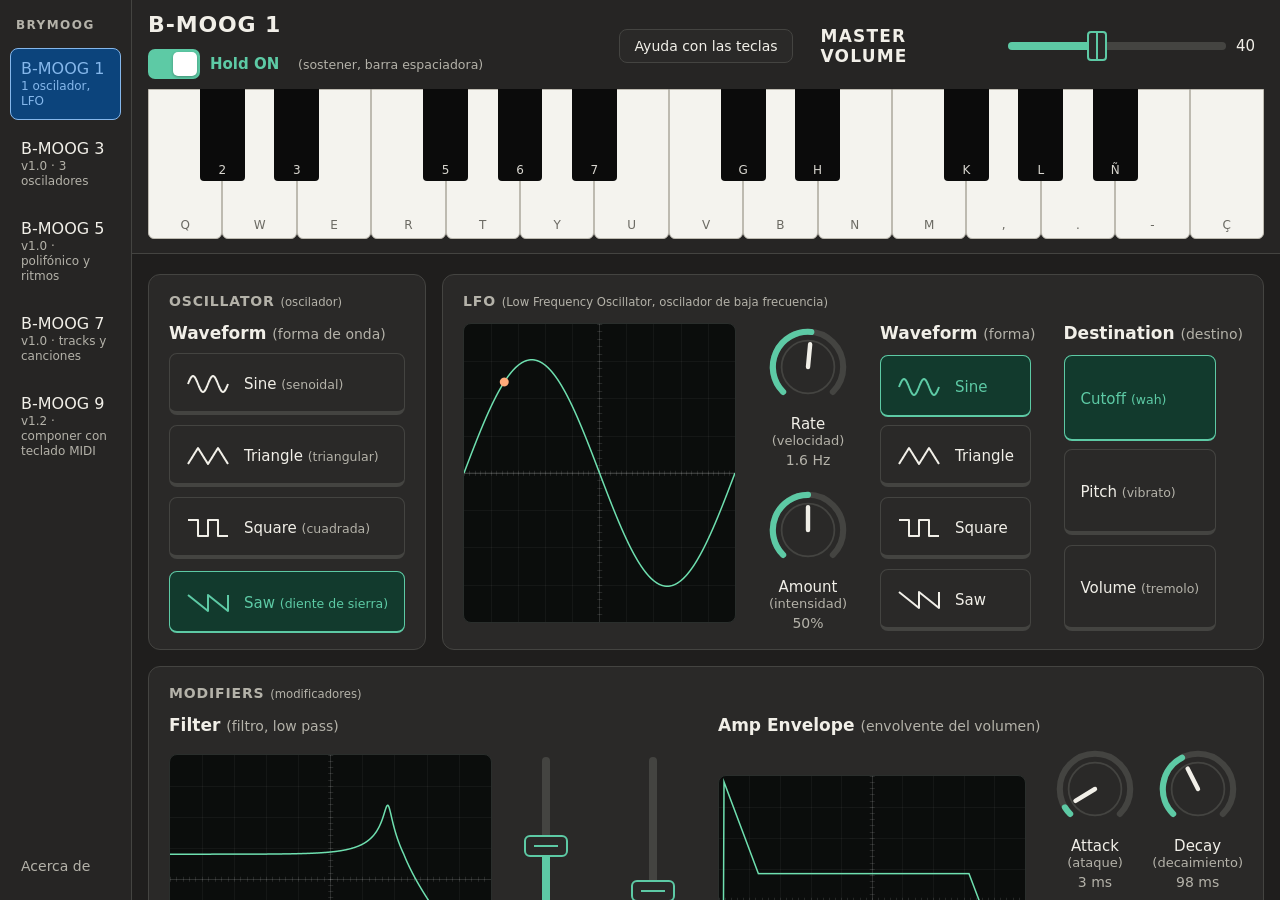
<file: index.html>
<!doctype html>
<html lang="es">
<head>
<meta charset="utf-8">
<meta name="viewport" content="width=device-width,initial-scale=1">
<title>Brymoog</title>
<style>
:root{--bg:#faf9f5;--side:#f1efe8;--tx:#1f1e1d;--mut:#6b6a66;--bd:#d9d7cf;--ac:#185FA5;--acbg:#E6F1FB}
@media (prefers-color-scheme:dark){:root:not([data-theme="light"]){--bg:#1f1e1d;--side:#262524;--tx:#f1efe8;--mut:#b4b2a9;--bd:#444441;--ac:#85B7EB;--acbg:#0C447C;color-scheme:dark}}
:root[data-theme="dark"]{--bg:#1f1e1d;--side:#262524;--tx:#f1efe8;--mut:#b4b2a9;--bd:#444441;--ac:#85B7EB;--acbg:#0C447C;color-scheme:dark}
*{box-sizing:border-box}
html,body{height:100%}
body{margin:0;background:var(--bg);color:var(--tx);font-family:system-ui,-apple-system,sans-serif;display:flex;overflow:hidden}
nav{width:132px;flex:none;background:var(--side);border-right:1px solid var(--bd);padding:14px 10px;display:flex;flex-direction:column;gap:8px;padding-left:max(10px,env(safe-area-inset-left,0px))}
nav .brand{font-size:12px;letter-spacing:.12em;color:var(--mut);font-weight:600;padding:4px 6px 8px}
nav button{font:inherit;text-align:left;padding:10px 10px;border-radius:8px;border:1px solid transparent;background:transparent;color:var(--tx);cursor:pointer;line-height:1.25}
nav button small{display:block;font-size:12px;color:var(--mut)}
nav button.on{background:var(--acbg);border-color:var(--ac);color:var(--ac)}
nav button.on small{color:var(--ac)}
nav button:focus-visible{outline:2px solid var(--ac);outline-offset:2px}
.stage{flex:1;min-width:0;position:relative}
[hidden]{display:none!important}
.about{margin-top:auto;font-size:14px;color:var(--mut)}
.modal{position:fixed;inset:0;z-index:50;background:rgba(0,0,0,.45);display:flex;align-items:center;justify-content:center;padding:16px}
.mbox{background:var(--bg);color:var(--tx);border:1px solid var(--bd);border-radius:12px;padding:22px 24px;max-width:520px;width:100%;line-height:1.55}
.mbox h2{font-size:20px;font-weight:600;letter-spacing:.06em;margin:0 0 10px}
.mbox p{margin:0 0 12px;font-size:15px}
.mbox a{color:var(--ac);font-weight:600}
.mbox button{font:inherit;padding:9px 14px;border-radius:8px;border:1px solid var(--bd);background:transparent;color:var(--tx);cursor:pointer;margin-top:6px}
@media (max-width:640px){.about{margin-top:0;margin-left:auto}}
.stage iframe{position:absolute;inset:0;width:100%;height:100%;border:0;background:var(--bg)}
@media (max-width:640px){body{flex-direction:column}nav{width:auto;flex-direction:row;border-right:0;border-bottom:1px solid var(--bd);padding:8px max(16px,env(safe-area-inset-left,0px));overflow-x:auto}nav .brand{display:none}}
html:root:not(#_){--bg:#1f1e1d;--side:#262524;--tx:#f1efe8;--mut:#b4b2a9;--bd:#444441;--ac:#85B7EB;--acbg:#0C447C;color-scheme:dark}
</style>
</head>
<body>
<nav aria-label="Sintetizadores">
  <div class="brand">BRYMOOG</div>
  <button type="button" data-id="b1" class="on">B-MOOG 1<small>1 oscilador, LFO</small></button>
  <button type="button" data-id="b3">B-MOOG 3<small>v1.0 · 3 osciladores</small></button>
  <button type="button" data-id="b5">B-MOOG 5<small>v1.0 · polifónico y ritmos</small></button>
  <button type="button" data-id="b7">B-MOOG 7<small>v1.0 · tracks y canciones</small></button>
  <button type="button" data-id="b9">B-MOOG 9<small>v1.2 · componer con teclado MIDI</small></button>
  <button type="button" class="about" id="aboutbtn">Acerca de</button>
</nav>
<div class="modal" id="about" hidden><div class="mbox" role="dialog" aria-modal="true" aria-labelledby="abt">
  <h2 id="abt">BRYMOOG</h2>
  <p>Sintetizadores para entender cómo se arma un sonido, una pieza a la vez, siguiendo el panel del Minimoog.</p>
  <p>Para conocer el panel del Minimoog Model D control por control: <a href="https://claude.ai/artifact/9H9R9Y5uCn8RpeyTowJAdB" target="_blank" rel="noopener">Leer un Minimoog</a></p>
  <button type="button" id="aboutx">Cerrar</button>
</div></div>
<div class="stage" id="stage"></div>
<script>
const FILES={b1:"b-moog-1.html",b3:"b-moog-3.html",b5:"b-moog-5.html",b7:"b-moog-7.html",b9:"b-moog-9/index.html?v=1.2.0"},NAMES={b1:"B-MOOG 1",b3:"B-MOOG 3",b5:"B-MOOG 5",b7:"B-MOOG 7",b9:"B-MOOG 9"};
const frames={};let active=null;
async function load(id){const f=document.createElement("iframe");f.title=NAMES[id];f.setAttribute("allow","autoplay; midi");frames[id]=f;document.getElementById("stage").appendChild(f);
 // El B-MOOG 9 es una carpeta con módulos: se carga con src, porque con srcdoc los módulos no cargan.
 if(FILES[id].includes("/")){f.addEventListener("load",()=>{if(active===id)try{f.contentWindow.focus();}catch(e){}});f.src=FILES[id];return;}
 try{const r=await fetch(FILES[id]);f.srcdoc=await r.text();}catch(e){f.srcdoc='<p style="font-family:system-ui;padding:20px">No se pudo cargar '+NAMES[id]+'. Recarga la página.</p>';}
 f.addEventListener("load",()=>{if(active===id)try{f.contentWindow.focus();}catch(e){}});}
function show(id){
 if(active&&frames[active]&&active!==id){try{frames[active].contentWindow.allOff&&frames[active].contentWindow.allOff();}catch(e){}frames[active].hidden=true;}
 if(!frames[id])load(id);
 frames[id].hidden=false;active=id;
 document.querySelectorAll("nav button[data-id]").forEach(b=>b.classList.toggle("on",b.dataset.id===id));
 try{frames[id].contentWindow.focus();}catch(e){}
 try{history.replaceState(null,"","#"+id);}catch(e){}
}
document.querySelectorAll("nav button[data-id]").forEach(b=>b.addEventListener("click",()=>show(b.dataset.id)));
const ab=document.getElementById("about");
const abOpen=v=>{ab.hidden=!v;document.getElementById(v?"aboutx":"aboutbtn").focus();};
document.getElementById("aboutbtn").addEventListener("click",()=>abOpen(true));
document.getElementById("aboutx").addEventListener("click",()=>abOpen(false));
ab.addEventListener("click",e=>{if(e.target===ab)abOpen(false);});
document.addEventListener("keydown",e=>{if(e.key==="Escape"&&!ab.hidden)abOpen(false);});
show(["#b3","#b5","#b7","#b9"].includes(location.hash)?location.hash.slice(1):"b1");
</script>
</body>
</html>
</file>
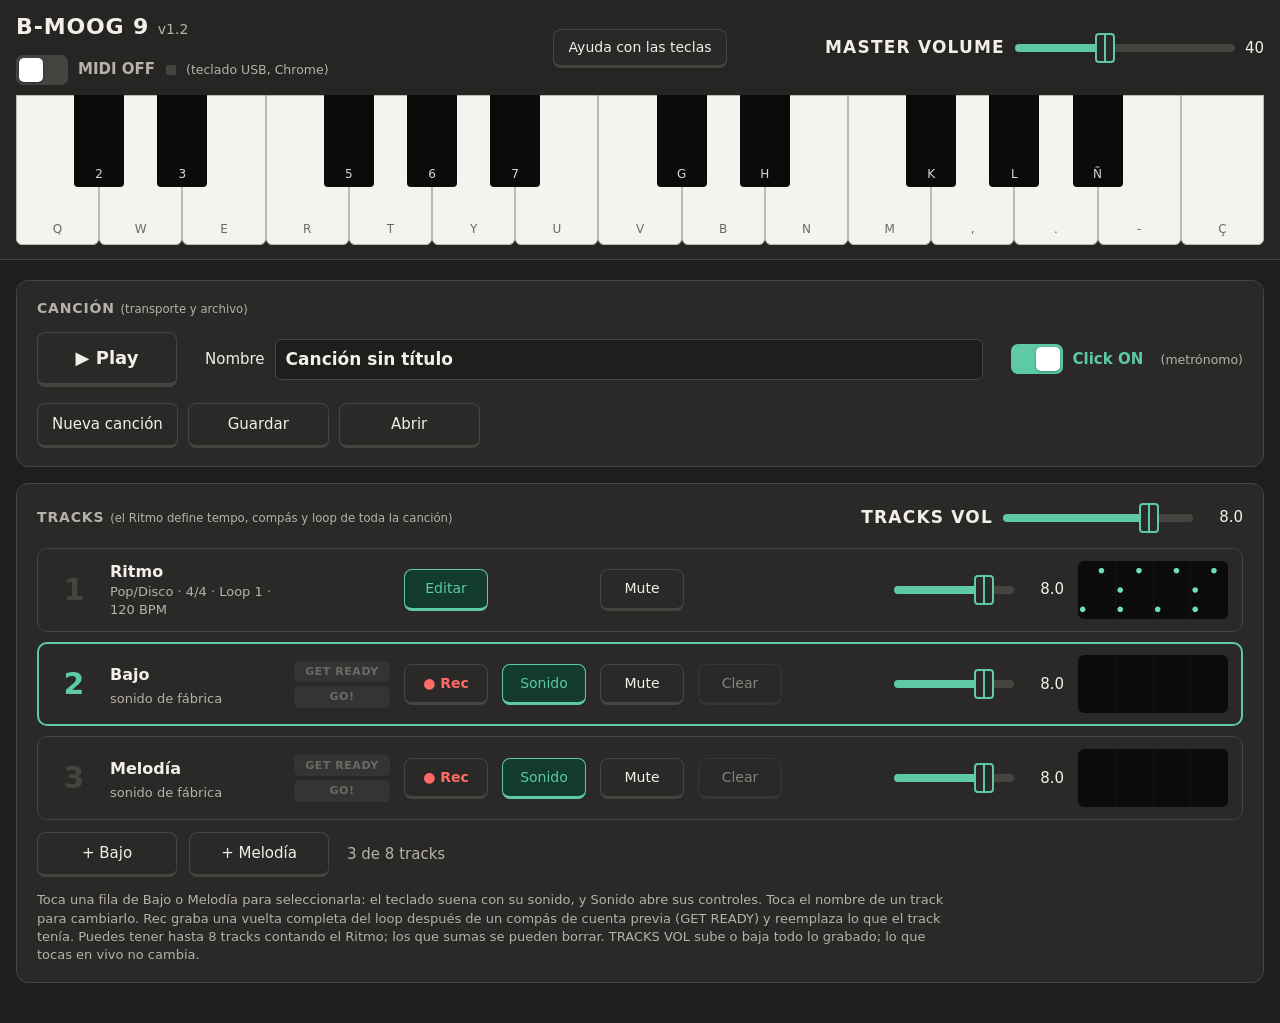
<file: b-moog-9/index.html>
<!doctype html>
<html lang="es">
<head>
<meta charset="utf-8">
<meta name="viewport" content="width=device-width,initial-scale=1">
<title>B-MOOG 9</title>
<script>
  // Cada archivo se pide con la versión de la publicación (?v=...), para que el navegador no mezcle
  // archivos nuevos con archivos viejos de su caché. La versión la pone el hub en la dirección
  // (b-moog-9/index.html?v=1.1.2); abierto sin versión, se piden siempre frescos.
  // Al agregar un módulo nuevo, sumarlo a MODULES.
  (() => {
    const VERSION = new URLSearchParams(location.search).get('v') || String(Date.now());
    const MODULES = [
      'main.js',
      'audio/drums.js', 'audio/engine.js', 'audio/voice.js',
      'input/keyboard.js', 'input/midi.js', 'input/notes.js', 'input/screen-keys.js',
      'io/song-file.js',
      'seq/clock.js', 'seq/player.js', 'seq/recorder.js',
      'state/actions.js', 'state/song.js', 'state/sounds.js', 'state/view.js',
      'ui/controls.js', 'ui/dialogs.js', 'ui/drum-box.js', 'ui/sound-editor.js', 'ui/topbar.js', 'ui/tracks.js',
    ];
    const at = (path) => new URL(path, location.href).href;
    const map = { imports: {} };
    for (const m of MODULES) map.imports[at(m)] = at(`${m}?v=${VERSION}`);
    const importMap = document.createElement('script');
    importMap.type = 'importmap';
    importMap.textContent = JSON.stringify(map);
    document.head.appendChild(importMap);
    const css = document.createElement('link');
    css.rel = 'stylesheet';
    css.href = `style.css?v=${VERSION}`;
    document.head.appendChild(css);
  })();
</script>
<!-- Se importa en vez de usar src, para que main.js también pase por el mapa de versiones. -->
<script type="module">import './main.js';</script>
</head>
<body>

<header class="top">
  <div class="wrap">
    <div class="toprow">
      <div class="tl">
        <h1>B-MOOG 9 <small>v1.2</small></h1>
        <div class="ctl">
          <button type="button" class="tgl" id="midisw" role="switch" aria-checked="false" aria-label="MIDI"><span class="knobdot"></span></button>
          <span class="rlab" id="midilab">MIDI OFF</span>
          <i class="mled" id="mled"></i>
          <small id="midist">(teclado USB, Chrome)</small>
        </div>
      </div>
      <button type="button" class="helpbtn" id="helpbtn">Ayuda con las teclas</button>
      <label class="ctl vctl">
        <span class="mvl">MASTER VOLUME</span>
        <input type="range" id="master" min="0" max="100" step="1" value="40">
        <span class="kv" id="mastero">40</span>
      </label>
    </div>
    <div class="kb" id="kb"></div>
  </div>
</header>

<main class="wrap">

  <div class="pane" id="paneSong">
    <section class="sec">
      <h2>CANCIÓN <small>(transporte y archivo)</small></h2>
      <div class="transport">
        <button type="button" class="playbtn" data-play>&#9654; Play</button>
        <label class="songname">Nombre <input type="text" id="songname" maxlength="80" autocomplete="off"></label>
        <div class="ctl">
          <button type="button" class="tgl on" id="clicksw" role="switch" aria-checked="true" aria-label="Click"><span class="knobdot"></span></button>
          <span class="rlab on" id="clicklab">Click ON</span>
          <small>(metrónomo)</small>
        </div>
        <div class="files">
          <button type="button" id="newsong">Nueva canción</button>
          <button type="button" id="save">Guardar</button>
          <button type="button" id="open">Abrir</button>
        </div>
        <input type="file" id="openfile" accept=".json,application/json" hidden>
      </div>
    </section>

    <section class="sec">
      <div class="sechead">
        <h2>TRACKS <small>(el Ritmo define tempo, compás y loop de toda la canción)</small></h2>
        <label class="ctl">
          <span class="mvl">TRACKS VOL</span>
          <span class="mrange"><input type="range" id="tracksvol" min="0" max="10" step="0.1" value="8"><span class="kv" id="tracksvolo">8.0</span></span>
        </label>
      </div>
      <div class="tracks" id="tracks"></div>
      <div class="addl" id="addl">
        <button type="button" data-add="bass">+ Bajo</button>
        <button type="button" data-add="lead">+ Melodía</button>
        <span class="kv" id="tcount"></span>
      </div>
      <p class="note">Toca una fila de Bajo o Melodía para seleccionarla: el teclado suena con su sonido, y Sonido abre sus controles. Toca el nombre de un track para cambiarlo. Rec graba una vuelta completa del loop después de un compás de cuenta previa (GET READY) y reemplaza lo que el track tenía. Puedes tener hasta 8 tracks contando el Ritmo; los que sumas se pueden borrar. TRACKS VOL sube o baja todo lo grabado; lo que tocas en vivo no cambia.</p>
    </section>
  </div>

  <div class="pane" id="paneRhythm" hidden>
    <div class="panehead">
      <button type="button" class="playbtn" data-play>&#9654; Play</button>
      <button type="button" id="back">&#8592; Volver a la canción</button>
      <div class="panename">Ritmo</div>
    </div>
    <section class="sec">
      <h2>DRUM BOX <small>(caja de ritmos)</small></h2>
      <div class="dtop">
        <div id="tempoKnob"></div>
        <div id="meterSel"></div>
        <div id="loopSel"></div>
        <label class="dmast">
          <span class="mvl">DRUMS VOL</span>
          <span class="mrange"><input type="range" id="drumsvol" min="0" max="10" step="0.1" value="8"><span class="kv" id="drumsvolo">8.0</span></span>
        </label>
      </div>
      <div class="presets" id="presets"></div>
      <div class="dcopy" id="dcopy" hidden>
        <span id="dcopytext"></span>
        <button type="button" id="copybar">Copiar compás 1 a los demás</button>
      </div>
      <div class="dgrid" id="dgrid"></div>
      <div class="dadd" id="dadd"></div>
      <p class="note">Toca un paso para encenderlo o apagarlo. Cada instrumento tiene un renglón por compás del Loop. Abajo puedes sumar instrumentos de percusión, hasta 12 filas, y repetirlos; Kick, Snare y Hi-hat siempre están. El compás (Meter) y el Loop valen para toda la canción: si cambias el compás cuando Bajo o Melodía tienen notas, primero te pregunta. Al bajar el Loop, los compases de más se ocultan pero no se borran.</p>
    </section>
  </div>

  <div class="pane" id="paneSound" hidden>
    <div class="panehead">
      <button type="button" class="playbtn" data-play>&#9654; Play</button>
      <button type="button" id="soundBack">&#8592; Volver a la canción</button>
      <div class="panename">Sonido de <b id="soundName"></b></div>
      <div class="ctl">
        <button type="button" class="tgl" id="holdsw" role="switch" aria-checked="false" aria-label="Hold"><span class="knobdot"></span></button>
        <span class="rlab" id="holdlab">Hold OFF</span>
        <small>(sostener, barra espaciadora)</small>
      </div>
      <span class="sp"></span>
      <button type="button" id="soundCopy">Copiar sonido de…</button>
      <button type="button" id="soundReset">Sonido de fábrica</button>
    </div>

    <section class="sec">
      <div class="ohead"><div class="obig">OSCILLATOR</div><h2>MIXER <small>(mezclador)</small></h2><h2>OSCILLATOR BANK <small>(banco de osciladores)</small></h2></div>
      <div id="oscgrid"></div>
      <p class="note">Range va en pies, como los tubos de órgano: cada paso es una octava y 8' es la afinación del teclado. LO es tan grave que se oye como pulsos. Frequency desafina respecto del oscilador 1: unos pocos cents lo engrosan, 700 cents es una quinta. El Minimoog tiene más formas de onda; aquí van cuatro.</p>
    </section>

    <section class="sec">
      <h2>MODIFIERS <small>(modificadores)</small></h2>
      <div class="mods">
        <div class="mcol">
          <h3>Filter <small>(filtro, low pass)</small></h3>
          <canvas id="fc" class="mviz"></canvas>
          <div class="faders" id="f-filter"></div>
        </div>
        <div class="mcol">
          <h3>Filter Contour <small>(envolvente del filtro)</small></h3>
          <canvas id="fe" class="mviz"></canvas>
          <div class="faders f4" id="f-contour"></div>
          <p class="relnote">Mueve el corte del filtro en cada nota: lo abre durante el ataque y lo deja en el nivel de Sustain. Amount es cuánto lo abre; en 0 no hace nada. Al soltar, el filtro vuelve a su lugar en el tiempo de Release.</p>
        </div>
        <div class="mcol">
          <h3>Loudness Contour <small>(envolvente del volumen)</small></h3>
          <canvas id="ec" class="mviz"></canvas>
          <div class="faders f4" id="f-loudness"></div>
          <p class="relnote">Release no existe como perilla en el Minimoog (allí lo resuelve el interruptor Decay). Aquí sirve para las dos envolventes.</p>
        </div>
      </div>
      <p class="note">Con Hold encendido, deja una nota sonando y mueve los controles: los osciladores, el mixer y el filtro cambian en la nota que suena; las envolventes se oyen desde la nota siguiente. Sliders verticales: arrastra el control o haz clic en cualquier punto de la guía. Selectores giratorios: arrastra hacia arriba o abajo, o usa la rueda del mouse o las flechas. Doble clic vuelve al valor de fábrica.</p>
    </section>

    <section class="sec">
      <h2>SCOPE <small>(visor: la onda y su envolvente en el tiempo)</small></h2>
      <canvas id="scope" class="scope"></canvas>
      <p class="note">Naranja: la envolvente, medida en tiempo real del sonido del sinte (sin la batería). Verde: la forma del oscilador 1, ralentizada para que se pueda ver. Lo nuevo entra por la derecha.</p>
    </section>
  </div>

</main>

<div class="modal" id="help" hidden>
  <div class="mbox" role="dialog" aria-modal="true" aria-labelledby="helpt">
    <h2 id="helpt">Teclas del computador</h2>
    <table>
      <tr><td>Primera octava, blancas</td><td><kbd>Q</kbd><kbd>W</kbd><kbd>E</kbd><kbd>R</kbd><kbd>T</kbd><kbd>Y</kbd><kbd>U</kbd></td></tr>
      <tr><td>Primera octava, negras</td><td><kbd>2</kbd><kbd>3</kbd><kbd>5</kbd><kbd>6</kbd><kbd>7</kbd></td></tr>
      <tr><td>Segunda octava, blancas</td><td><kbd>V</kbd><kbd>B</kbd><kbd>N</kbd><kbd>M</kbd><kbd>,</kbd><kbd>.</kbd><kbd>-</kbd></td></tr>
      <tr><td>Segunda octava, negras</td><td><kbd>G</kbd><kbd>H</kbd><kbd>K</kbd><kbd>L</kbd><kbd>Ñ</kbd></td></tr>
      <tr><td>Último Do</td><td><kbd>Ç</kbd></td></tr>
      <tr><td>Hold (sostener), en la pantalla de Sonido</td><td><kbd>Barra espaciadora</kbd></td></tr>
    </table>
    <p>Hold está en la pantalla de Sonido de cada track. Con Hold encendido, la tecla que tocas queda sonando hasta que la vuelves a tocar: sirve para afinar un sonido. Al volver a la canción se apaga solo. Se pueden tocar acordes de hasta 8 notas.</p>
    <p><b>Teclado MIDI:</b> conecta el teclado por USB, abre esta página en Chrome y enciende MIDI. Con MIDI encendido, el teclado de la pantalla muestra las 61 teclas, tocar más fuerte suena más fuerte y el pedal sostiene. Si el teclado no responde, <a href="../pruebas/midi.html" target="_blank" rel="noopener">prueba la conexión</a>.</p>
    <div class="mbtns"><button type="button" id="helpx">Cerrar</button></div>
  </div>
</div>

<div class="modal" id="dialog" hidden>
  <div class="mbox" role="dialog" aria-modal="true" aria-labelledby="dlgt">
    <h2 id="dlgt"></h2>
    <p class="lead" id="dlgp"></p>
    <div class="mbtns" id="dlgb"></div>
  </div>
</div>

<div class="flash" id="flash" role="status" aria-live="polite" hidden></div>

</body>
</html>
</file>
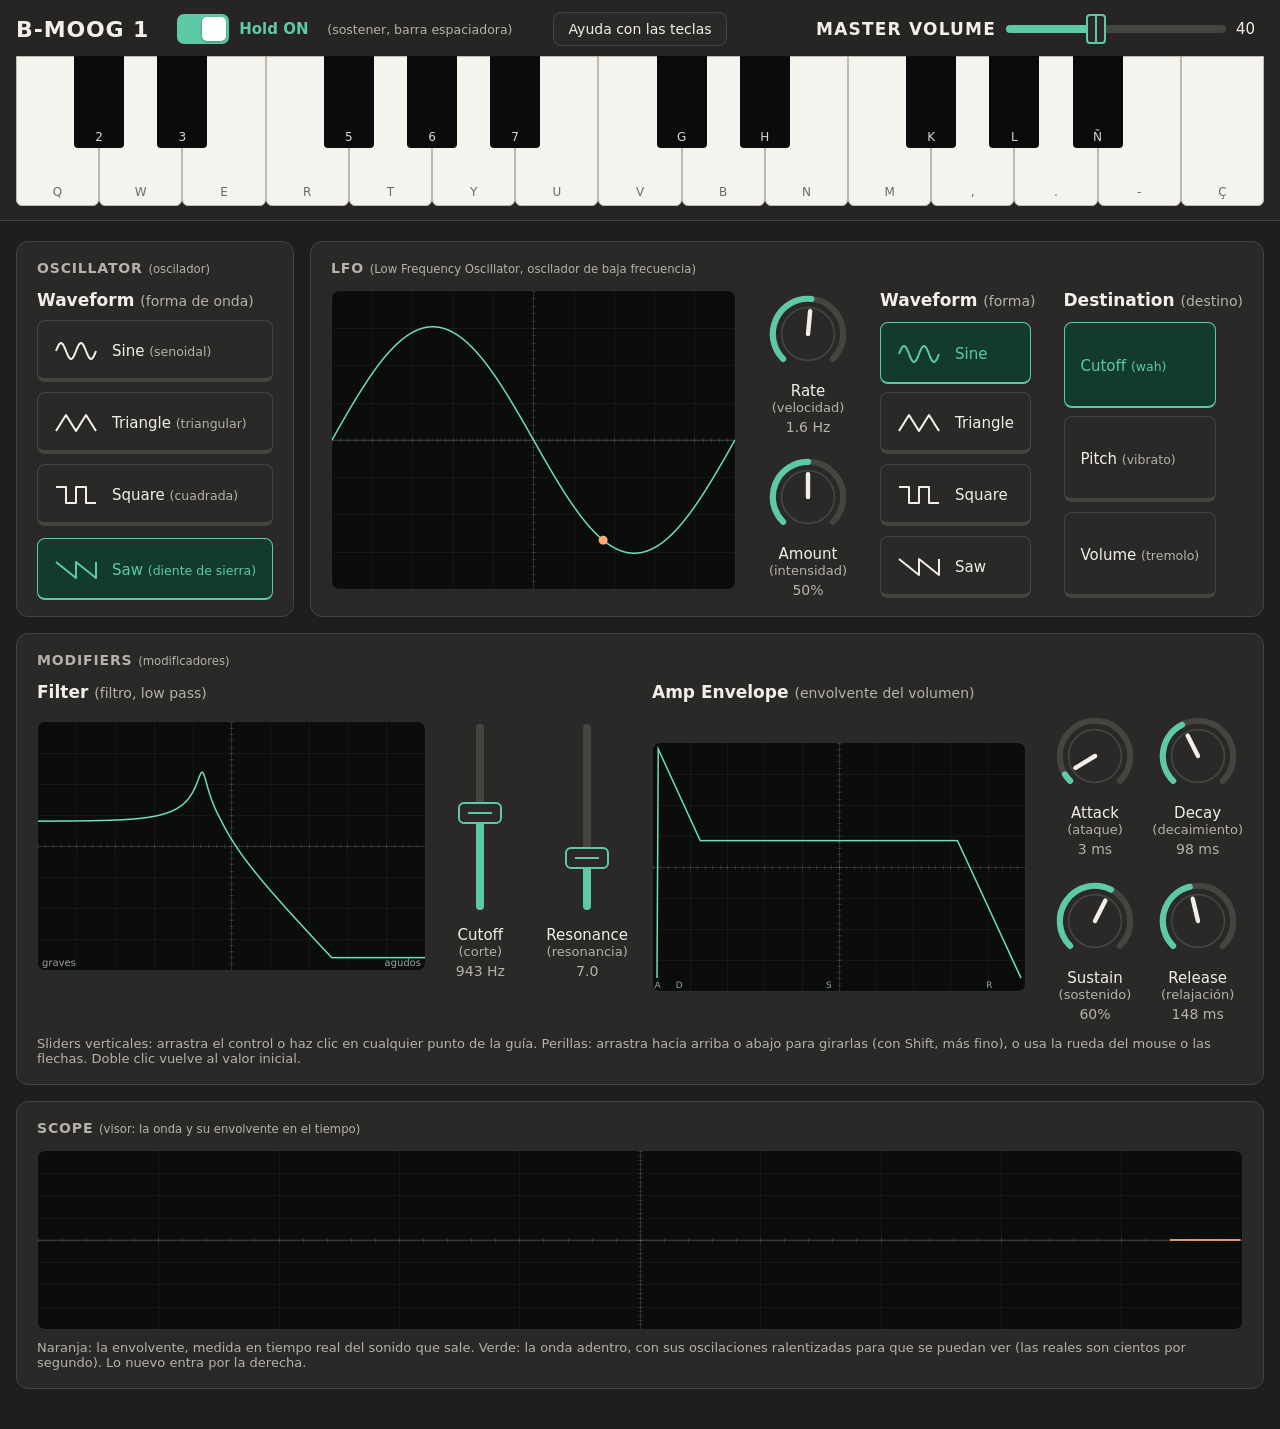
<file: b-moog-1.html>
<!doctype html>
<html lang="es">
<head>
<meta charset="utf-8">
<meta name="viewport" content="width=device-width,initial-scale=1">
<title>B-MOOG 1</title>
<style>
:root{--bg:#faf9f5;--card:#fff;--tx:#1f1e1d;--mut:#6b6a66;--bd:#d9d7cf;--ac:#185FA5;--acbg:#E6F1FB;--blk:#1f1e1d;--f:#993C1D;--e:#0F6E56;--bar:#f1efe8;--on:#0E7A55;--onbg:#DDF3E9}
@media (prefers-color-scheme:dark){:root:not([data-theme="light"]){--bg:#1f1e1d;--card:#2a2928;--tx:#f1efe8;--mut:#b4b2a9;--bd:#444441;--ac:#85B7EB;--acbg:#0C447C;--blk:#0b0b0b;--f:#F0997B;--e:#5DCAA5;--bar:#262524;--on:#5DCAA5;--onbg:#123A2D;color-scheme:dark}}
:root[data-theme="dark"]{--bg:#1f1e1d;--card:#2a2928;--tx:#f1efe8;--mut:#b4b2a9;--bd:#444441;--ac:#85B7EB;--acbg:#0C447C;--blk:#0b0b0b;--f:#F0997B;--e:#5DCAA5;--bar:#262524;--on:#5DCAA5;--onbg:#123A2D;color-scheme:dark}
*{box-sizing:border-box}
body{margin:0;background:var(--bg);color:var(--tx);font-family:system-ui,-apple-system,sans-serif}
.wrap{max-width:1440px;margin:0 auto;padding-left:max(16px,env(safe-area-inset-left,0px));padding-right:max(16px,env(safe-area-inset-right,0px))}
.top{position:sticky;top:env(safe-area-inset-top,0px);z-index:20;background:var(--bar);border-bottom:1px solid var(--bd);padding-block:12px 14px}
.toprow{display:grid;grid-template-columns:1fr auto 1fr;align-items:center;gap:12px 28px;margin-bottom:10px}.toprow .tl{display:flex;flex-wrap:wrap;align-items:center;gap:12px 28px}.toprow .vctl{justify-self:end}@media (max-width:900px){.toprow{grid-template-columns:1fr auto}.toprow .vctl{grid-column:1/-1;justify-self:start}}
h1{font-size:22px;font-weight:600;letter-spacing:.04em;margin:0}
.ctl{display:flex;align-items:center;gap:10px;font-size:15px}
.ctl small{color:var(--mut)}
.ctl input[type=range]{width:220px}
main{padding-block:20px 40px;display:flex;flex-direction:column;gap:16px}
.lead{color:var(--mut);margin:0;font-size:15px;max-width:90ch}
.row2{display:grid;gap:16px;grid-template-columns:minmax(0,1fr) minmax(0,2fr)}
.mods{display:grid;gap:24px;grid-template-columns:minmax(0,1fr) minmax(0,1fr)}
@media (max-width:900px){.row2,.mods{grid-template-columns:minmax(0,1fr)}}
.sec{background:var(--card);border:1px solid var(--bd);border-radius:12px;padding:18px 20px}
.sec>h2{font-size:14px;font-weight:600;letter-spacing:.06em;margin:0 0 14px;color:var(--mut)}
.sec>h2 small{font-weight:400;letter-spacing:0}
h3{font-size:17px;font-weight:600;margin:0 0 10px}
h3 small{font-weight:400;color:var(--mut);font-size:14px}
.lfo{display:grid;gap:20px;grid-template-columns:minmax(0,1fr) minmax(0,1.2fr)}
@media (max-width:700px){.lfo{grid-template-columns:minmax(0,1fr)}}
.wv{display:grid;grid-template-columns:repeat(2,minmax(0,1fr));gap:8px}
.chips{display:flex;flex-wrap:wrap;gap:8px;margin:8px 0}
button{font:inherit;font-size:15px;padding:10px 14px;border-radius:8px;border:1px solid var(--bd);background:var(--card);color:var(--tx);cursor:pointer;text-align:left}
button.on{border-color:var(--ac);background:var(--acbg);color:var(--ac)}
button small{color:var(--mut)}button.on small{color:var(--ac)}
button:focus-visible,input:focus-visible{outline:2px solid var(--ac);outline-offset:2px}
canvas{width:100%;height:140px;display:block;border:1px solid var(--bd);border-radius:8px;margin-bottom:10px}
.k{display:grid;grid-template-columns:130px minmax(0,1fr) 72px;align-items:center;gap:14px;margin-top:12px;font-size:15px}
.k label{line-height:1.25}.k label small{color:var(--mut);font-size:13px}
.k span{text-align:right;font-variant-numeric:tabular-nums}
input[type=range]{-webkit-appearance:none;appearance:none;width:100%;height:28px;background:transparent;cursor:pointer;margin:0}
input[type=range]::-webkit-slider-runnable-track{height:8px;border-radius:4px;background:var(--bd)}
input[type=range]::-moz-range-track{height:8px;border-radius:4px;background:var(--bd)}
input[type=range]::-webkit-slider-thumb{-webkit-appearance:none;width:26px;height:26px;border-radius:50%;background:var(--ac);border:3px solid var(--card);margin-top:-9px}
input[type=range]::-moz-range-thumb{width:20px;height:20px;border-radius:50%;background:var(--ac);border:3px solid var(--card)}
.kb{position:relative;height:150px;user-select:none;-webkit-user-select:none;touch-action:none}
.w{position:absolute;top:0;height:150px;border:1px solid var(--bd);background:var(--card);border-radius:0 0 6px 6px;display:flex;align-items:flex-end;justify-content:center;font-size:12px;color:var(--mut);padding-bottom:6px}
.b{position:absolute;top:0;height:92px;background:var(--blk);border-radius:0 0 4px 4px;z-index:2;display:flex;align-items:flex-end;justify-content:center;font-size:12px;color:#ddd;padding-bottom:4px}
.w.act{background:var(--acbg)}.b.act{background:var(--ac)}
.note{font-size:13px;color:var(--mut)}
.row2{grid-template-columns:minmax(0,1fr) minmax(0,2.4fr)}
.lfo{grid-template-columns:minmax(0,1fr) 220px;gap:28px}
.wlist{display:flex;flex-direction:column;gap:8px}
.wlist button{display:flex;align-items:center;gap:14px}
.wi{width:44px;height:22px;flex:none;fill:none;stroke:currentColor;stroke-width:2;stroke-linejoin:round}
.dest{margin-top:18px}
.modbody{display:grid;grid-template-columns:240px minmax(0,1fr);gap:24px;align-items:center}
canvas.sq{width:240px;height:240px;margin:0}
@media (max-width:600px){.modbody{grid-template-columns:minmax(0,1fr)}canvas.sq{width:100%;height:auto;aspect-ratio:1}}
.knobs{display:grid;grid-template-columns:repeat(2,minmax(0,1fr));gap:20px 12px;justify-items:center}
.kn{display:flex;flex-direction:column;align-items:center;gap:4px;text-align:center;position:relative}
.kin{position:absolute;opacity:0;pointer-events:none;width:1px;height:1px}
.knob{width:88px;height:88px;cursor:ns-resize;touch-action:none;border-radius:50%}
.knob svg{width:100%;height:100%;display:block}
.ktrack{fill:none;stroke:var(--bd);stroke-width:7;stroke-linecap:round}
.karc{fill:none;stroke:var(--ac);stroke-width:7;stroke-linecap:round}
.kbody{fill:var(--card);stroke:var(--bd);stroke-width:2}
.kptr{stroke:var(--tx);stroke-width:5;stroke-linecap:round}
.knob:focus-visible{outline:2px solid var(--ac);outline-offset:2px}
.kl{font-size:15px}.kl small{display:block;font-size:13px;color:var(--mut)}
.kv{font-size:14px;font-variant-numeric:tabular-nums;color:var(--mut)}
.lfo3{display:grid;grid-template-columns:240px minmax(0,1fr) minmax(0,1fr);gap:24px;align-items:start}
@media (max-width:900px){.lfo3{grid-template-columns:minmax(0,1fr)}}
.lcol .knobs{margin-top:14px;display:flex;gap:44px;justify-content:flex-start;padding-left:8px}
.faders{display:flex;justify-content:center;gap:36px}
.fader{width:60px;height:210px;padding:12px 0;display:flex;justify-content:center;cursor:ns-resize;touch-action:none;border-radius:8px}
.fader:focus-visible{outline:2px solid var(--ac);outline-offset:2px}
.ftrack{position:relative;width:8px;height:100%;background:var(--bd);border-radius:4px}
.ffill{position:absolute;left:0;right:0;bottom:0;background:var(--ac);border-radius:4px}
.fthumb{position:absolute;left:50%;width:44px;height:22px;border-radius:6px;background:var(--card);border:2px solid var(--ac);transform:translate(-50%,50%)}
.fthumb::after{content:"";position:absolute;left:8px;right:8px;top:50%;height:2px;background:var(--ac);transform:translateY(-50%)}
.row2{grid-template-columns:auto minmax(0,1fr)}
.lfo3{grid-template-columns:minmax(0,1fr) auto auto auto;gap:28px}
.lknobs{display:flex;flex-direction:column;gap:18px;align-items:center}
canvas.lviz{height:300px;margin:0}
.wlist{align-items:flex-start}
.wlist button{width:auto;background:var(--card);border:1px solid var(--bd);border-bottom:4px solid var(--bd);border-radius:8px;padding:9px 16px 7px;transition:transform .06s,border-bottom-width .06s}
.wlist button:hover{background:var(--bar)}
.wlist button:active{transform:translateY(2px)}
.wlist button.on{background:var(--acbg);border-color:var(--ac);border-bottom-width:2px;transform:translateY(2px);color:var(--ac)}
@media (prefers-reduced-motion:reduce){.wlist button{transition:none}}
@media (max-width:900px){.row2{grid-template-columns:minmax(0,1fr)}}
.row2>.sec{display:flex;flex-direction:column}
.lfo3{flex:1;align-items:stretch}
.lfo3>div{display:flex;flex-direction:column}
.wlist{display:grid;grid-auto-rows:1fr;gap:10px;width:max-content;max-width:100%;flex:1;align-items:stretch;justify-items:stretch}
.wlist button{width:100%;align-items:center}
.lknobs{justify-content:center}
.modbody{grid-template-columns:minmax(0,1fr) auto}
canvas.sq{width:100%;height:250px}
@media (max-width:600px){canvas.sq{height:220px;aspect-ratio:auto}}
button.on,.wlist button.on{background:var(--onbg);border-color:var(--on);color:var(--on)}
button.on small{color:var(--on)}
.karc{stroke:var(--on)}
.ffill{background:var(--on)}
.fthumb{border-color:var(--on)}
.fthumb::after{background:var(--on)}
input[type=range]::-webkit-slider-thumb{background:var(--on)}
input[type=range]::-moz-range-thumb{background:var(--on)}
canvas{background:#0b0d0c;border-color:#2a2e2c}
:root{--trb:#6fe0b0;--trf:#ffab7a;--tre:#6fe0b0;--trl:#9aa39e;--trg:rgba(255,255,255,.28);--grid:rgba(255,255,255,.09);--grid2:rgba(255,255,255,.22)}
.tgl{position:relative;width:52px;height:30px;padding:0;border-radius:15px;border:0;background:var(--bd);cursor:pointer;transition:background .2s;flex:none}
.tgl.on{background:var(--on)}
.knobdot{position:absolute;top:3px;left:3px;width:24px;height:24px;border-radius:50%;background:#fff;box-shadow:0 1px 3px rgba(0,0,0,.3);transition:transform .2s}
.tgl.on .knobdot{transform:translateX(22px)}
.tgl:focus-visible{outline:2px solid var(--ac);outline-offset:2px}
@media (prefers-reduced-motion:reduce){.tgl,.knobdot{transition:none}}
.rlab{font-size:15px;font-weight:600;color:var(--mut);min-width:78px}
.rlab.on{color:var(--on)}
.w.act{background:var(--card)}.b.act{background:var(--blk)}
.w::before,.b::before{content:"";position:absolute;top:10px;left:50%;width:14px;height:14px;margin-left:-7px;border-radius:50%;background:rgba(0,0,0,.08)}
.b::before{background:rgba(255,255,255,.1)}
.act::before{background:#2fe08a;box-shadow:0 0 6px 2px rgba(47,224,138,.85),0 0 18px 5px rgba(47,224,138,.45)}
[hidden]{display:none!important}
.helpbtn{padding:8px 14px;font-size:14px}
.modal{position:fixed;inset:0;z-index:50;background:rgba(0,0,0,.45);display:flex;align-items:center;justify-content:center;padding:16px}
.mbox{background:var(--card);color:var(--tx);border:1px solid var(--bd);border-radius:12px;padding:22px 24px;max-width:600px;width:100%;max-height:90vh;overflow:auto}
.mbox h2{font-size:18px;font-weight:600;margin:0 0 14px}
.mbox table{width:100%;border-collapse:collapse;font-size:15px}
.mbox td{padding:9px 6px;border-top:1px solid var(--bd);vertical-align:top}
.mbox td:first-child{color:var(--mut);width:42%}
.mbox kbd{display:inline-block;min-width:24px;padding:2px 6px;margin:1px 2px;border:1px solid var(--bd);border-bottom-width:2px;border-radius:5px;font-family:ui-monospace,monospace;font-size:13px;text-align:center;background:var(--bg)}
.mbox p{font-size:14px;color:var(--mut);margin:14px 0 0;line-height:1.5}
.mclose{margin-top:16px}

html:root:not(#_){--bg:#1f1e1d;--card:#2a2928;--tx:#f1efe8;--mut:#b4b2a9;--bd:#444441;--ac:#85B7EB;--acbg:#0C447C;--blk:#0b0b0b;--f:#F0997B;--e:#5DCAA5;--bar:#262524;--on:#5DCAA5;--onbg:#123A2D;color-scheme:dark}
.w,.w.act,.w.cur{background:#f4f3ee;color:#6b6a63;border-color:#bdbab0}
.b,.b.act,.b.cur{background:#0b0b0b;color:#d8d6cf}
.w::before{background:rgba(0,0,0,.1)}
.w::before,.b::before{display:none}
.w.act{background:#5DCAA5;color:#0b2a20;border-color:#3fb58c}
.b.act{background:#3fb58c;color:#0b2a20}
input[type=range]::-webkit-slider-thumb{width:20px;height:30px;margin-top:-11px;border-radius:4px;border:2px solid var(--on);background:linear-gradient(to right,transparent 42%,var(--on) 42% 58%,transparent 58%),var(--card)}
input[type=range]::-moz-range-thumb{width:16px;height:26px;border-radius:4px;border:2px solid var(--on);background:linear-gradient(to right,transparent 42%,var(--on) 42% 58%,transparent 58%),var(--card)}
.tgl{border-radius:7px}.knobdot{border-radius:5px}
.mvl{font-size:17px;font-weight:700;letter-spacing:.07em;color:var(--tx)}
#vol::-webkit-slider-runnable-track{background:linear-gradient(to right,var(--on) var(--p,40%),var(--bd) var(--p,40%))}#vol::-moz-range-track{background:linear-gradient(to right,var(--on) var(--p,40%),var(--bd) var(--p,40%))}</style>
</head>
<body>
<div class="top"><div class="wrap">
  <div class="toprow">
    <div class="tl"><h1>B-MOOG 1</h1>
    <div class="ctl"><input type="checkbox" id="hold" checked hidden><button type="button" class="tgl on" id="holdsw" role="switch" aria-checked="true" aria-label="Hold"><span class="knobdot"></span></button><span class="rlab on" id="holdon">Hold ON</span> <small>(sostener, barra espaciadora)</small></div></div>
    <button type="button" class="helpbtn" id="helpbtn">Ayuda con las teclas</button>
    <label class="ctl vctl"><span class="mvl">MASTER VOLUME</span><input type="range" id="vol" min="0" max="100" step="1" value="40"><span id="vo" style="min-width:28px;font-variant-numeric:tabular-nums">40</span></label>
  </div>
  <div class="kb" id="kb"></div>
</div></div>

<div class="wrap"><main>

<div class="row2">
  <section class="sec">
    <h2>OSCILLATOR <small>(oscilador)</small></h2>
    <h3>Waveform <small>(forma de onda)</small></h3>
    <div class="wlist" id="wv"><button type="button" data-t="sine"><svg class="wi" viewBox="0 0 44 22" aria-hidden="true"><path d="M2,11.0 L3,8.5 L4,6.3 L5,4.5 L6,3.4 L7,3.0 L8,3.4 L9,4.5 L10,6.3 L11,8.5 L12,11.0 L13,13.5 L14,15.7 L15,17.5 L16,18.6 L17,19.0 L18,18.6 L19,17.5 L20,15.7 L21,13.5 L22,11.0 L23,8.5 L24,6.3 L25,4.5 L26,3.4 L27,3.0 L28,3.4 L29,4.5 L30,6.3 L31,8.5 L32,11.0 L33,13.5 L34,15.7 L35,17.5 L36,18.6 L37,19.0 L38,18.6 L39,17.5 L40,15.7 L41,13.5 L42,11.0"/></svg><span>Sine <small>(senoidal)</small></span></button><button type="button" data-t="triangle"><svg class="wi" viewBox="0 0 44 22" aria-hidden="true"><path d="M2,19.0 L3,17.4 L4,15.8 L5,14.2 L6,12.6 L7,11.0 L8,9.4 L9,7.8 L10,6.2 L11,4.6 L12,3.0 L13,4.6 L14,6.2 L15,7.8 L16,9.4 L17,11.0 L18,12.6 L19,14.2 L20,15.8 L21,17.4 L22,19.0 L23,17.4 L24,15.8 L25,14.2 L26,12.6 L27,11.0 L28,9.4 L29,7.8 L30,6.2 L31,4.6 L32,3.0 L33,4.6 L34,6.2 L35,7.8 L36,9.4 L37,11.0 L38,12.6 L39,14.2 L40,15.8 L41,17.4 L42,19.0"/></svg><span>Triangle <small>(triangular)</small></span></button><button type="button" data-t="square"><svg class="wi" viewBox="0 0 44 22" aria-hidden="true"><path d="M2,3 H12 V19 H22 V3 H32 V19 H42"/></svg><span>Square <small>(cuadrada)</small></span></button><button type="button" data-t="sawtooth" class="on"><svg class="wi" viewBox="0 0 44 22" aria-hidden="true"><path d="M2,3 L22,19 V3 L42,19 V3"/></svg><span>Saw <small>(diente de sierra)</small></span></button></div>
  </section>

  <section class="sec">
    <h2>LFO <small>(Low Frequency Oscillator, oscilador de baja frecuencia)</small></h2>
    <div class="lfo3">
      <div class="lcol"><canvas id="lc" class="lviz"></canvas></div>
      <div class="lknobs"><div class="kn"><input class="kin" type="range" id="lrate" min="0" max="1000" step="1" value="520" tabindex="-1" aria-hidden="true"><div class="knob" data-for="lrate" tabindex="0" role="slider" aria-label="Rate"><svg viewBox="0 0 100 100"><path class="ktrack"/><path class="karc"/><circle class="kbody" cx="50" cy="50" r="30"/><line class="kptr" x1="50" y1="50" x2="50" y2="24"/></svg></div><div class="kl">Rate <small>(velocidad)</small></div><div class="kv" id="lrateo"></div></div><div class="kn"><input class="kin" type="range" id="lamt" min="0" max="100" step="1" value="50" tabindex="-1" aria-hidden="true"><div class="knob" data-for="lamt" tabindex="0" role="slider" aria-label="Amount"><svg viewBox="0 0 100 100"><path class="ktrack"/><path class="karc"/><circle class="kbody" cx="50" cy="50" r="30"/><line class="kptr" x1="50" y1="50" x2="50" y2="24"/></svg></div><div class="kl">Amount <small>(intensidad)</small></div><div class="kv" id="lamto"></div></div></div>
      <div><h3>Waveform <small>(forma)</small></h3>
        <div class="wlist" id="lw"><button type="button" data-t="sine" class="on"><svg class="wi" viewBox="0 0 44 22" aria-hidden="true"><path d="M2,11.0 L3,8.5 L4,6.3 L5,4.5 L6,3.4 L7,3.0 L8,3.4 L9,4.5 L10,6.3 L11,8.5 L12,11.0 L13,13.5 L14,15.7 L15,17.5 L16,18.6 L17,19.0 L18,18.6 L19,17.5 L20,15.7 L21,13.5 L22,11.0 L23,8.5 L24,6.3 L25,4.5 L26,3.4 L27,3.0 L28,3.4 L29,4.5 L30,6.3 L31,8.5 L32,11.0 L33,13.5 L34,15.7 L35,17.5 L36,18.6 L37,19.0 L38,18.6 L39,17.5 L40,15.7 L41,13.5 L42,11.0"/></svg><span>Sine</span></button><button type="button" data-t="triangle"><svg class="wi" viewBox="0 0 44 22" aria-hidden="true"><path d="M2,19.0 L3,17.4 L4,15.8 L5,14.2 L6,12.6 L7,11.0 L8,9.4 L9,7.8 L10,6.2 L11,4.6 L12,3.0 L13,4.6 L14,6.2 L15,7.8 L16,9.4 L17,11.0 L18,12.6 L19,14.2 L20,15.8 L21,17.4 L22,19.0 L23,17.4 L24,15.8 L25,14.2 L26,12.6 L27,11.0 L28,9.4 L29,7.8 L30,6.2 L31,4.6 L32,3.0 L33,4.6 L34,6.2 L35,7.8 L36,9.4 L37,11.0 L38,12.6 L39,14.2 L40,15.8 L41,17.4 L42,19.0"/></svg><span>Triangle</span></button><button type="button" data-t="square"><svg class="wi" viewBox="0 0 44 22" aria-hidden="true"><path d="M2,3 H12 V19 H22 V3 H32 V19 H42"/></svg><span>Square</span></button><button type="button" data-t="sawtooth"><svg class="wi" viewBox="0 0 44 22" aria-hidden="true"><path d="M2,3 L22,19 V3 L42,19 V3"/></svg><span>Saw</span></button></div></div>
      <div><h3>Destination <small>(destino)</small></h3>
        <div class="wlist" id="ld">
          <button type="button" data-d="cutoff" class="on"><span>Cutoff <small>(wah)</small></span></button>
          <button type="button" data-d="pitch"><span>Pitch <small>(vibrato)</small></span></button>
          <button type="button" data-d="amp"><span>Volume <small>(tremolo)</small></span></button>
        </div></div>
    </div>
  </section>
</div>

<section class="sec">
  <h2>MODIFIERS <small>(modificadores)</small></h2>
  <div class="mods">
    <div>
      <h3>Filter <small>(filtro, low pass)</small></h3>
      <div class="modbody"><canvas id="fc" class="sq"></canvas>
        <div class="faders"><div class="kn"><input class="kin" type="range" id="cut" min="0" max="1000" step="1" value="520" tabindex="-1" aria-hidden="true"><div class="fader" data-for="cut" tabindex="0" role="slider" aria-orientation="vertical" aria-label="Cutoff"><div class="ftrack"><div class="ffill"></div><div class="fthumb"></div></div></div><div class="kl">Cutoff <small>(corte)</small></div><div class="kv" id="cuto"></div></div><div class="kn"><input class="kin" type="range" id="res" min="0" max="25" step="0.1" value="7" tabindex="-1" aria-hidden="true"><div class="fader" data-for="res" tabindex="0" role="slider" aria-orientation="vertical" aria-label="Resonance"><div class="ftrack"><div class="ffill"></div><div class="fthumb"></div></div></div><div class="kl">Resonance <small>(resonancia)</small></div><div class="kv" id="reso"></div></div></div></div>
    </div>
    <div>
      <h3>Amp Envelope <small>(envolvente del volumen)</small></h3>
      <div class="modbody"><canvas id="ec" class="sq"></canvas>
        <div class="knobs"><div class="kn"><input class="kin" type="range" id="atk" min="0" max="1000" step="1" value="50" tabindex="-1" aria-hidden="true"><div class="knob" data-for="atk" tabindex="0" role="slider" aria-label="Attack"><svg viewBox="0 0 100 100"><path class="ktrack"/><path class="karc"/><circle class="kbody" cx="50" cy="50" r="30"/><line class="kptr" x1="50" y1="50" x2="50" y2="24"/></svg></div><div class="kl">Attack <small>(ataque)</small></div><div class="kv" id="atko"></div></div><div class="kn"><input class="kin" type="range" id="dec" min="0" max="1000" step="1" value="400" tabindex="-1" aria-hidden="true"><div class="knob" data-for="dec" tabindex="0" role="slider" aria-label="Decay"><svg viewBox="0 0 100 100"><path class="ktrack"/><path class="karc"/><circle class="kbody" cx="50" cy="50" r="30"/><line class="kptr" x1="50" y1="50" x2="50" y2="24"/></svg></div><div class="kl">Decay <small>(decaimiento)</small></div><div class="kv" id="deco"></div></div><div class="kn"><input class="kin" type="range" id="sus" min="0" max="100" step="1" value="60" tabindex="-1" aria-hidden="true"><div class="knob" data-for="sus" tabindex="0" role="slider" aria-label="Sustain"><svg viewBox="0 0 100 100"><path class="ktrack"/><path class="karc"/><circle class="kbody" cx="50" cy="50" r="30"/><line class="kptr" x1="50" y1="50" x2="50" y2="24"/></svg></div><div class="kl">Sustain <small>(sostenido)</small></div><div class="kv" id="suso"></div></div><div class="kn"><input class="kin" type="range" id="rel" min="0" max="1000" step="1" value="450" tabindex="-1" aria-hidden="true"><div class="knob" data-for="rel" tabindex="0" role="slider" aria-label="Release"><svg viewBox="0 0 100 100"><path class="ktrack"/><path class="karc"/><circle class="kbody" cx="50" cy="50" r="30"/><line class="kptr" x1="50" y1="50" x2="50" y2="24"/></svg></div><div class="kl">Release <small>(relajación)</small></div><div class="kv" id="relo"></div></div></div></div>
    </div>
  </div>
  <p class="note" style="margin:14px 0 0">Sliders verticales: arrastra el control o haz clic en cualquier punto de la guía. Perillas: arrastra hacia arriba o abajo para girarlas (con Shift, más fino), o usa la rueda del mouse o las flechas. Doble clic vuelve al valor inicial.</p>
</section>

<section class="sec">
  <h2>SCOPE <small>(visor: la onda y su envolvente en el tiempo)</small></h2>
  <canvas id="scope" style="height:180px"></canvas>
  <div class="note">Naranja: la envolvente, medida en tiempo real del sonido que sale. Verde: la onda adentro, con sus oscilaciones ralentizadas para que se puedan ver (las reales son cientos por segundo). Lo nuevo entra por la derecha.</div>
</section>
</main></div>
<div class="modal" id="help" hidden><div class="mbox" role="dialog" aria-modal="true" aria-labelledby="helpt">
<h2 id="helpt">Teclas del computador</h2>
<table>
<tr><td>Primera octava, blancas</td><td><kbd>Q</kbd><kbd>W</kbd><kbd>E</kbd><kbd>R</kbd><kbd>T</kbd><kbd>Y</kbd><kbd>U</kbd></td></tr>
<tr><td>Primera octava, negras</td><td><kbd>2</kbd><kbd>3</kbd><kbd>5</kbd><kbd>6</kbd><kbd>7</kbd></td></tr>
<tr><td>Segunda octava, blancas</td><td><kbd>V</kbd><kbd>B</kbd><kbd>N</kbd><kbd>M</kbd><kbd>,</kbd><kbd>.</kbd><kbd>-</kbd></td></tr>
<tr><td>Segunda octava, negras</td><td><kbd>G</kbd><kbd>H</kbd><kbd>K</kbd><kbd>L</kbd><kbd>Ñ</kbd></td></tr>
<tr><td>Último Do</td><td><kbd>Ç</kbd></td></tr>
<tr><td>Hold (sostener)</td><td><kbd>Barra espaciadora</kbd></td></tr>
</table>
<p>Con Hold activo, cada tecla queda sonando hasta que la vuelves a tocar, y tienes las manos libres para mover perillas. También puedes tocar con el mouse o el dedo sobre el teclado dibujado.</p>
<button type="button" class="mclose" id="helpx">Cerrar</button>
</div></div>
<script>
const NM=["C","C#","D","D#","E","F","F#","G","G#","A","A#","B"];
const KEYS=["q","2","w","3","e","r","5","t","6","y","7","u","v","g","b","h","n","m","k",",","l",".","ñ","-","ç"];
const notes=[];for(let s=0;s<25;s++)notes.push([NM[s%12],s,KEYS[s]]);
const $=id=>document.getElementById(id);
let type="sawtooth",ctx=null,master=null,filt=null;const voices={};
const kb=$("kb"),cut=$("cut"),res=$("res"),vol=$("vol"),hold=$("hold");
const FMIN=60,FMAX=12000;
const cutHz=()=>FMIN*Math.pow(FMAX/FMIN,cut.value/1000);
const tExp=(v,min,max)=>min*Math.pow(max/min,v/1000);
const A=()=>tExp($("atk").value,0.002,3),D=()=>tExp($("dec").value,0.01,3),S=()=>$("sus").value/100,R=()=>tExp($("rel").value,0.01,4);
function layout(){kb.innerHTML="";const W=kb.clientWidth;const nW=notes.filter(n=>!n[0].includes("#")).length;const ww=W/nW;let wi=0;
notes.forEach(n=>{const el=document.createElement("div");el.dataset.s=n[1];
if(n[0].includes("#")){el.className="b";el.style.width=(ww*0.6)+"px";el.style.left=(wi*ww-ww*0.3)+"px";}
else{el.className="w";el.style.width=ww+"px";el.style.left=(wi*ww)+"px";wi++;}
el.textContent=n[2].toUpperCase();kb.appendChild(el);});}
function init(){if(!ctx){ctx=new (window.AudioContext||window.webkitAudioContext)();filt=ctx.createBiquadFilter();filt.type="lowpass";master=ctx.createGain();master.gain.value=vol.value/100*0.5;trem=ctx.createGain();filt.connect(trem);trem.connect(master);master.connect(ctx.destination);an=ctx.createAnalyser();an.fftSize=2048;buf=new Float32Array(an.fftSize);trem.connect(an);
lfo=ctx.createOscillator();lfo.type=ltype;lfo.frequency.value=LR();gCut=ctx.createGain();gPitch=ctx.createGain();gAmp=ctx.createGain();
lfo.connect(gCut);lfo.connect(gPitch);lfo.connect(gAmp);gCut.connect(filt.detune);gAmp.connect(trem.gain);lfo.start();applyF();applyL();}if(ctx.state==="suspended")ctx.resume();}
let trem=null,lfo=null,gCut=null,gPitch=null,gAmp=null,ltype="sine",ldest="cutoff",lph=0,lprev=0;
const LR=()=>tExp($("lrate").value,0.1,20),LA=()=>$("lamt").value/100;
function lshape(p){p=p-Math.floor(p);if(ltype==="sine")return Math.sin(p*2*Math.PI);if(ltype==="square")return p<0.5?1:-1;if(ltype==="sawtooth")return 2*p-1;return p<0.5?4*p-1:3-4*p;}
function applyL(){if(!lfo)return;const t=ctx.currentTime,a=LA();lfo.type=ltype;lfo.frequency.setTargetAtTime(LR(),t,0.02);
gCut.gain.setTargetAtTime(ldest==="cutoff"?a*3600:0,t,0.02);gPitch.gain.setTargetAtTime(ldest==="pitch"?a*100:0,t,0.02);
gAmp.gain.setTargetAtTime(ldest==="amp"?a*0.5:0,t,0.02);trem.gain.setTargetAtTime(ldest==="amp"?1-a*0.5:1,t,0.02);}
function applyF(){if(!filt)return;const t=ctx.currentTime;filt.frequency.setTargetAtTime(cutHz(),t,0.01);filt.Q.setTargetAtTime(+res.value,t,0.01);}
function on(s){init();if(voices[s])kill(s);const o=ctx.createOscillator(),g=ctx.createGain();o.type=type;o.frequency.value=130.81*Math.pow(2,s/12);
const peak=(type==="square"||type==="sawtooth")?0.3:0.6,t=ctx.currentTime;
g.gain.setValueAtTime(0.0001,t);g.gain.linearRampToValueAtTime(peak,t+A());g.gain.linearRampToValueAtTime(Math.max(peak*S(),0.0001),t+A()+D());
gPitch.connect(o.detune);o.connect(g).connect(filt);o.start();voices[s]={o,g};mark(s,true);}
function off(s){const v=voices[s];if(!v)return;const t=ctx.currentTime,r=R();
if(v.g.gain.cancelAndHoldAtTime)v.g.gain.cancelAndHoldAtTime(t);else{const cur=v.g.gain.value;v.g.gain.cancelScheduledValues(t);v.g.gain.setValueAtTime(cur,t);}
v.g.gain.linearRampToValueAtTime(0,t+r);v.o.stop(t+r+0.05);delete voices[s];mark(s,false);}
function kill(s){const v=voices[s];if(!v)return;const t=ctx.currentTime;v.g.gain.cancelScheduledValues(t);v.g.gain.setValueAtTime(v.g.gain.value,t);v.g.gain.linearRampToValueAtTime(0,t+0.01);v.o.stop(t+0.02);delete voices[s];}
function mark(s,a){const el=kb.querySelector('[data-s="'+s+'"]');if(el)el.classList.toggle("act",a);}
function press(s){if(hold.checked){voices[s]?off(s):on(s);}else on(s);}
function release(s){if(!hold.checked)off(s);}
hold.addEventListener("change",()=>{if(!hold.checked)Object.keys(voices).forEach(s=>off(+s));hold.blur();syncHold();});
const holdsw=document.getElementById("holdsw"),holdon=document.getElementById("holdon");
function syncHold(){const v=hold.checked;holdsw.classList.toggle("on",v);holdsw.setAttribute("aria-checked",v);holdon.textContent=v?"Hold ON":"Hold OFF";holdon.classList.toggle("on",v);}
holdsw.addEventListener("click",()=>{hold.checked=!hold.checked;hold.dispatchEvent(new Event("change"));});
holdsw.addEventListener("keydown",e=>{if(e.code==="Space")e.stopPropagation();});
syncHold();
const held={};
kb.addEventListener("pointerdown",e=>{const el=e.target.closest("[data-s]");if(!el)return;e.preventDefault();const s=+el.dataset.s;held[e.pointerId]=s;press(s);});
["pointerup","pointercancel","pointerleave"].forEach(ev=>kb.addEventListener(ev,e=>{const s=held[e.pointerId];if(s!==undefined){release(s);delete held[e.pointerId];}}));
const km={};notes.forEach(n=>{km[n[2]]=n[1];});
const CODES={Semicolon:22,Backslash:24,Comma:19,Period:21,Slash:23};
function keyIdx(e){const k=(e.key||"").toLowerCase();if(km[k]!==undefined)return km[k];return CODES[e.code];}
document.addEventListener("keydown",e=>{if(e.code==="Space"){e.preventDefault();if(!e.repeat){hold.checked=!hold.checked;hold.dispatchEvent(new Event("change"));}return;}if(e.repeat)return;const s=keyIdx(e);if(s!==undefined)press(s);});
document.addEventListener("keyup",e=>{const s=keyIdx(e);if(s!==undefined)release(s);});
$("wv").addEventListener("click",e=>{const b=e.target.closest("button");if(!b)return;type=b.dataset.t;Object.values(voices).forEach(v=>{v.o.type=type;});document.querySelectorAll("#wv button").forEach(x=>x.classList.toggle("on",x===b));});
const fmtT=s=>s<1?Math.round(s*1000)+" ms":s.toFixed(2)+" s";
function labels(){const h=cutHz();$("cuto").textContent=h>=1000?(h/1000).toFixed(1)+" kHz":Math.round(h)+" Hz";$("reso").textContent=(+res.value).toFixed(1);
$("atko").textContent=fmtT(A());$("deco").textContent=fmtT(D());$("suso").textContent=$("sus").value+"%";$("relo").textContent=fmtT(R());}
function css(v){return getComputedStyle(document.documentElement).getPropertyValue(v).trim();}
function grat(x,W,H){const cols=10,rows=8,dx=W/cols,dy=H/rows;x.save();x.strokeStyle=css("--grid");x.lineWidth=1;x.beginPath();
for(let i=1;i<cols;i++){const X=Math.round(i*dx)+.5;x.moveTo(X,0);x.lineTo(X,H);}for(let j=1;j<rows;j++){const Y=Math.round(j*dy)+.5;x.moveTo(0,Y);x.lineTo(W,Y);}x.stroke();
x.strokeStyle=css("--grid2");x.beginPath();const cx=Math.round(W/2)+.5,cy=Math.round(H/2)+.5;x.moveTo(cx,0);x.lineTo(cx,H);x.moveTo(0,cy);x.lineTo(W,cy);
for(let i=0;i<cols*5;i++){const X=Math.round(i*dx/5)+.5;x.moveTo(X,cy-5);x.lineTo(X,cy+5);}for(let j=0;j<rows*5;j++){const Y=Math.round(j*dy/5)+.5;x.moveTo(cx-5,Y);x.lineTo(cx+5,Y);}x.stroke();x.restore();}
function prep(id){const c=$(id);c.width=c.clientWidth*2;c.height=c.clientHeight*2;const x=c.getContext("2d");x.clearRect(0,0,c.width,c.height);grat(x,c.width,c.height);return [x,c.width,c.height];}
function drawF(fo){const [x,W,H]=prep("fc");const fc=fo||cutHz(),Q=Math.max(+res.value,0.0001);x.strokeStyle=css("--tre");x.lineWidth=3;x.beginPath();
for(let i=0;i<=W;i++){const f=20*Math.pow(1000,i/W),r=f/fc;let db=-20*Math.log10(Math.sqrt(Math.pow(1-r*r,2)+Math.pow(r/Q,2)));db=Math.max(-40,Math.min(30,db));
const y=db>=0?H*0.4-(db/30)*H*0.35:H*0.4+(-db/40)*H*0.55;i?x.lineTo(i,y):x.moveTo(i,y);}x.stroke();
x.fillStyle=css("--trl");x.font="20px system-ui";x.fillText("graves",8,H-8);x.textAlign="right";x.fillText("agudos",W-8,H-8);}
function drawE(){const [x,W,H]=prep("ec");const a=A(),d=D(),s=S(),r=R(),hold_=0.6,tot=a+d+hold_+r,pad=8,u=(W-2*pad)/tot,top=pad+4,bot=H-pad-18,h=bot-top;
const pts=[[0,0],[a,1],[a+d,s],[a+d+hold_,s],[tot,0]];x.strokeStyle=css("--tre");x.lineWidth=3;x.beginPath();
pts.forEach((p,i)=>{const px=pad+p[0]*u,py=bot-p[1]*h;i?x.lineTo(px,py):x.moveTo(px,py);});x.stroke();
x.fillStyle=css("--trl");x.font="18px system-ui";x.textAlign="center";
[["A",a/2],["D",a+d/2],["S",a+d+hold_/2],["R",a+d+hold_+r/2]].forEach(l=>x.fillText(l[0],pad+l[1]*u,H-6));}
["cut","res"].forEach(id=>$(id).addEventListener("input",()=>{labels();applyF();drawF();}));
["atk","dec","sus","rel"].forEach(id=>$(id).addEventListener("input",()=>{labels();drawE();}));
vol.addEventListener("input",()=>{$("vo").textContent=vol.value;if(master)master.gain.value=vol.value/100*0.5;});
function labelsL(){const r=LR();$("lrateo").textContent=(r<1?r.toFixed(2):r.toFixed(1))+" Hz";$("lamto").textContent=$("lamt").value+"%";}
["lrate","lamt"].forEach(id=>$(id).addEventListener("input",()=>{labelsL();applyL();}));
$("lw").addEventListener("click",e=>{const b=e.target.closest("button");if(!b)return;ltype=b.dataset.t;document.querySelectorAll("#lw button").forEach(x=>x.classList.toggle("on",x===b));applyL();});
$("ld").addEventListener("click",e=>{const b=e.target.closest("button");if(!b)return;ldest=b.dataset.d;document.querySelectorAll("#ld button").forEach(x=>x.classList.toggle("on",x===b));applyL();drawF();});
function drawL(){const [x,W,H]=prep("lc");const mid=H/2,sc=H*0.38,cyc=1;x.strokeStyle=css("--trg");x.lineWidth=1;x.beginPath();x.moveTo(0,mid);x.lineTo(W,mid);x.stroke();
x.strokeStyle=css("--trb");x.lineWidth=3;x.beginPath();for(let i=0;i<=W;i++){const y=mid-lshape(i/W*cyc)*sc;i?x.lineTo(i,y):x.moveTo(i,y);}x.stroke();
const p=lph-Math.floor(lph),px=p*W/cyc,py=mid-lshape(p)*sc;x.fillStyle=css("--trf");x.beginPath();x.arc(px,py,9,0,Math.PI*2);x.fill();}
function lfoLoop(ts){requestAnimationFrame(lfoLoop);const dt=lprev?(ts-lprev)/1000:0;lprev=ts;lph+=dt*LR();drawL();
if(ldest==="cutoff"&&LA()>0)drawF(Math.min(20000,cutHz()*Math.pow(2,lshape(lph)*LA()*3600/1200)));}
labelsL();requestAnimationFrame(lfoLoop);
function all(){layout();drawF();drawE();}
window.addEventListener("resize",all);labels();all();
let an=null,buf=null;const hist=[];let tick=0,lastT=0;
function shape(p){p=p-Math.floor(p);if(type==="sine")return Math.sin(p*2*Math.PI);if(type==="square")return p<0.5?1:-1;if(type==="sawtooth")return 1-2*p;return p<0.5?4*p-1:3-4*p;}
function scopeLoop(ts){requestAnimationFrame(scopeLoop);if(ts-lastT<1000/60)return;lastT=ts;
const c=$("scope");const W=c.clientWidth*2,H=c.clientHeight*2;if(c.width!==W||c.height!==H){c.width=W;c.height=H;}
const cols=Math.floor(W/3);let pk=0;
if(an){an.getFloatTimeDomainData(buf);for(let i=0;i<buf.length;i++){const v=Math.abs(buf[i]);if(v>pk)pk=v;}}
hist.push({pk:Math.min(pk/0.35,1),ph:tick/9,t:type});tick++;while(hist.length>cols)hist.shift();
const x=c.getContext("2d");x.clearRect(0,0,W,H);grat(x,W,H);const mid=H/2,sc=H*0.44,off=cols-hist.length,dx=W/cols;
x.strokeStyle=css("--trg");x.lineWidth=1;x.beginPath();x.moveTo(0,mid);x.lineTo(W,mid);x.stroke();
x.strokeStyle=css("--trb");x.lineWidth=2;x.beginPath();
hist.forEach((h,i)=>{const px=(off+i)*dx;const save=type;type=h.t;const y=mid-h.pk*sc*shape(h.ph);type=save;i?x.lineTo(px,y):x.moveTo(px,y);});x.stroke();
x.strokeStyle=css("--trf");x.lineWidth=3;[1,-1].forEach(sg=>{x.beginPath();hist.forEach((h,i)=>{const px=(off+i)*dx,y=mid-sg*h.pk*sc;i?x.lineTo(px,y):x.moveTo(px,y);});x.stroke();});}
requestAnimationFrame(scopeLoop);
function kpt(a,r){return [50+r*Math.sin(a),50-r*Math.cos(a)];}
function karc(a0,a1,r){const p0=kpt(a0,r),p1=kpt(a1,r),large=(a1-a0)>Math.PI?1:0;return "M"+p0[0].toFixed(2)+","+p0[1].toFixed(2)+" A"+r+","+r+" 0 "+large+" 1 "+p1[0].toFixed(2)+","+p1[1].toFixed(2);}
document.querySelectorAll(".knob").forEach(k=>{const inp=$(k.dataset.for),mn=+inp.min,mx=+inp.max,st=+inp.step||1,def=+inp.value,A0=-0.75*Math.PI,SPAN=1.5*Math.PI;
 k.querySelector(".ktrack").setAttribute("d",karc(A0,A0+SPAN,40));
 const draw=()=>{const f=(inp.value-mn)/(mx-mn),a=A0+SPAN*f;k.querySelector(".karc").setAttribute("d",f>0.001?karc(A0,a,40):"");const p=kpt(a,26);const l=k.querySelector(".kptr");l.setAttribute("x2",p[0]);l.setAttribute("y2",p[1]);k.setAttribute("aria-valuenow",inp.value);};
 const set=v=>{v=Math.min(mx,Math.max(mn,Math.round(v/st)*st));inp.value=v;inp.dispatchEvent(new Event("input"));draw();};
 let y0=0,v0=0,drag=false;
 k.addEventListener("pointerdown",e=>{drag=true;y0=e.clientY;v0=+inp.value;k.setPointerCapture(e.pointerId);e.preventDefault();k.focus();});
 k.addEventListener("pointermove",e=>{if(!drag)return;const px=e.shiftKey?720:180;set(v0+(y0-e.clientY)/px*(mx-mn));});
 ["pointerup","pointercancel"].forEach(ev=>k.addEventListener(ev,()=>{drag=false;}));
 k.addEventListener("wheel",e=>{e.preventDefault();set(+inp.value-Math.sign(e.deltaY)*(mx-mn)/100);},{passive:false});
 k.addEventListener("keydown",e=>{const d=(mx-mn)/(e.shiftKey?500:100);if(e.key==="ArrowUp"||e.key==="ArrowRight"){e.preventDefault();set(+inp.value+d);}else if(e.key==="ArrowDown"||e.key==="ArrowLeft"){e.preventDefault();set(+inp.value-d);}});
 k.addEventListener("dblclick",()=>set(def));
 k.setAttribute("aria-valuemin",mn);k.setAttribute("aria-valuemax",mx);draw();});
document.querySelectorAll(".fader").forEach(fd=>{const inp=$(fd.dataset.for),mn=+inp.min,mx=+inp.max,st=+inp.step||1,def=+inp.value,tr=fd.querySelector(".ftrack");
 const draw=()=>{const f=(inp.value-mn)/(mx-mn);fd.querySelector(".ffill").style.height=(f*100)+"%";fd.querySelector(".fthumb").style.bottom=(f*100)+"%";fd.setAttribute("aria-valuenow",inp.value);};
 const set=v=>{v=Math.min(mx,Math.max(mn,Math.round(v/st)*st));inp.value=v;inp.dispatchEvent(new Event("input"));draw();};
 const fromY=y=>{const r=tr.getBoundingClientRect();return mn+(r.bottom-y)/r.height*(mx-mn);};
 let drag=false,y0=0,v0=0;
 fd.addEventListener("pointerdown",e=>{drag=true;fd.setPointerCapture(e.pointerId);e.preventDefault();fd.focus();if(e.target.closest(".fthumb")){y0=e.clientY;v0=+inp.value;}else{set(fromY(e.clientY));y0=e.clientY;v0=+inp.value;}});
 fd.addEventListener("pointermove",e=>{if(!drag)return;const r=tr.getBoundingClientRect(),k=e.shiftKey?0.25:1;set(v0+(y0-e.clientY)/r.height*(mx-mn)*k);});
 ["pointerup","pointercancel"].forEach(ev=>fd.addEventListener(ev,()=>{drag=false;}));
 fd.addEventListener("wheel",e=>{e.preventDefault();set(+inp.value-Math.sign(e.deltaY)*(mx-mn)/100);},{passive:false});
 fd.addEventListener("keydown",e=>{const d=(mx-mn)/(e.shiftKey?500:100);if(e.key==="ArrowUp"||e.key==="ArrowRight"){e.preventDefault();set(+inp.value+d);}else if(e.key==="ArrowDown"||e.key==="ArrowLeft"){e.preventDefault();set(+inp.value-d);}});
 fd.addEventListener("dblclick",()=>set(def));
 fd.setAttribute("aria-valuemin",mn);fd.setAttribute("aria-valuemax",mx);draw();});
window.allOff=()=>{Object.keys(voices).forEach(s=>off(+s));};
const helpEl=document.getElementById("help");
function helpOpen(v){helpEl.hidden=!v;if(v)document.getElementById("helpx").focus();else document.getElementById("helpbtn").focus();}
document.getElementById("helpbtn").addEventListener("click",()=>helpOpen(true));
document.getElementById("helpx").addEventListener("click",()=>helpOpen(false));
helpEl.addEventListener("click",e=>{if(e.target===helpEl)helpOpen(false);});
document.addEventListener("keydown",e=>{if(e.key==="Escape"&&!helpEl.hidden)helpOpen(false);});
(()=>{const v=document.getElementById("vol");const u=()=>v.style.setProperty("--p",((v.value-v.min)/(v.max-v.min)*100)+"%");v.addEventListener("input",u);u();})();
</script>
</body>
</html>
</file>
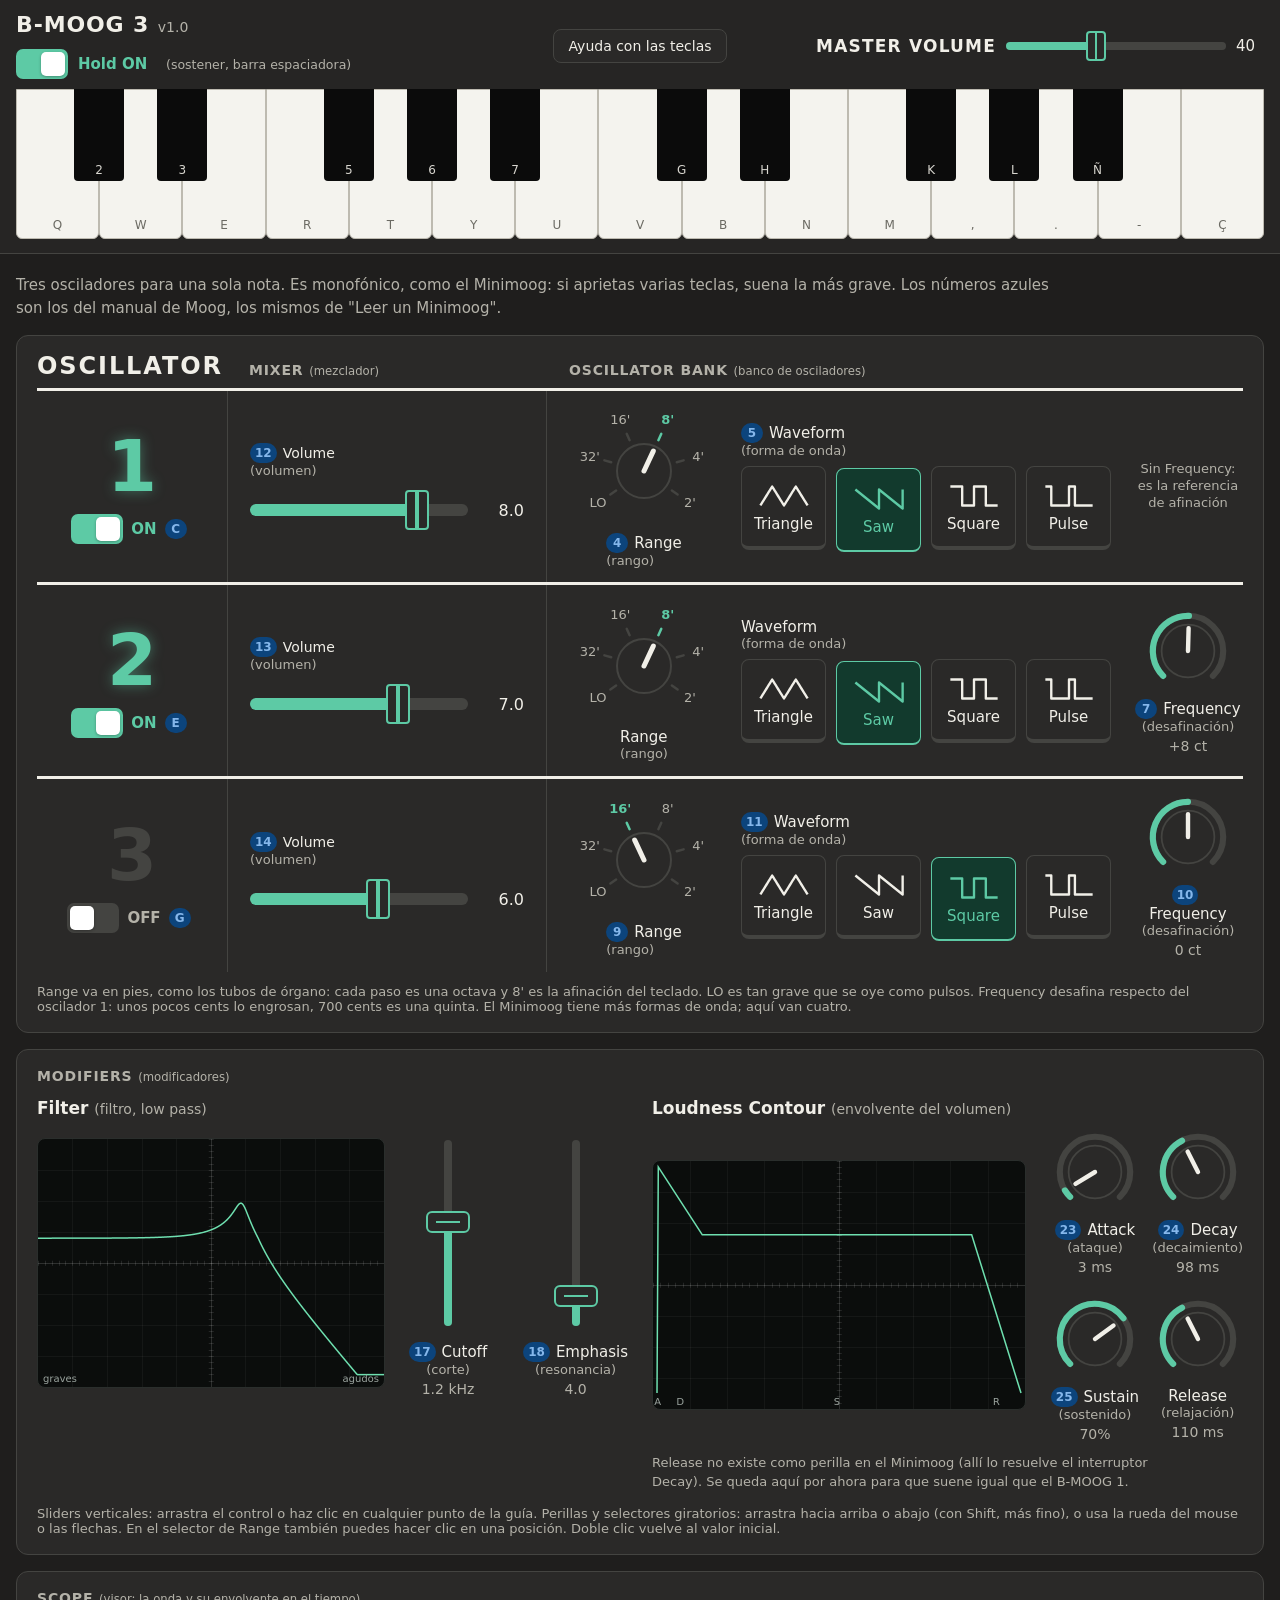
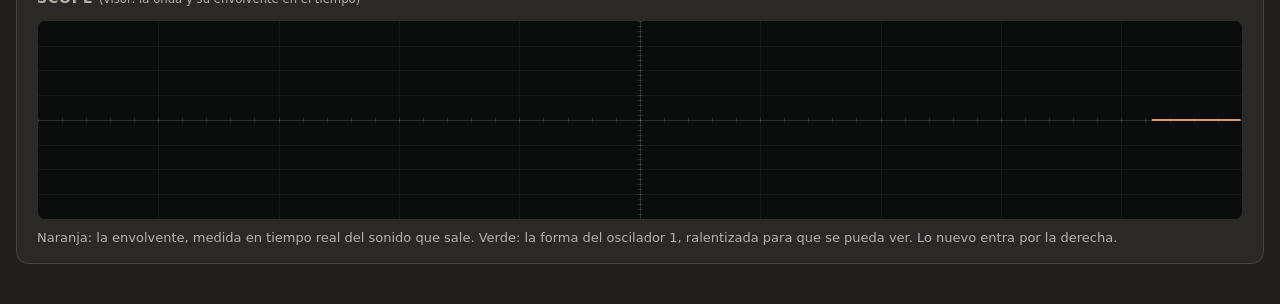
<file: b-moog-3.html>
<!doctype html>
<html lang="es">
<head>
<meta charset="utf-8">
<meta name="viewport" content="width=device-width,initial-scale=1">
<title>B-MOOG 3</title>
<style>
:root{--bg:#faf9f5;--card:#fff;--tx:#1f1e1d;--mut:#6b6a66;--bd:#d9d7cf;--ac:#185FA5;--acbg:#E6F1FB;--blk:#1f1e1d;--f:#993C1D;--e:#0F6E56;--bar:#f1efe8;--on:#0E7A55;--onbg:#DDF3E9}
@media (prefers-color-scheme:dark){:root:not([data-theme="light"]){--bg:#1f1e1d;--card:#2a2928;--tx:#f1efe8;--mut:#b4b2a9;--bd:#444441;--ac:#85B7EB;--acbg:#0C447C;--blk:#0b0b0b;--f:#F0997B;--e:#5DCAA5;--bar:#262524;--on:#5DCAA5;--onbg:#123A2D;color-scheme:dark}}
:root[data-theme="dark"]{--bg:#1f1e1d;--card:#2a2928;--tx:#f1efe8;--mut:#b4b2a9;--bd:#444441;--ac:#85B7EB;--acbg:#0C447C;--blk:#0b0b0b;--f:#F0997B;--e:#5DCAA5;--bar:#262524;--on:#5DCAA5;--onbg:#123A2D;color-scheme:dark}
*{box-sizing:border-box}
body{margin:0;background:var(--bg);color:var(--tx);font-family:system-ui,-apple-system,sans-serif}
.wrap{max-width:1440px;margin:0 auto;padding-left:max(16px,env(safe-area-inset-left,0px));padding-right:max(16px,env(safe-area-inset-right,0px))}
.top{position:sticky;top:env(safe-area-inset-top,0px);z-index:20;background:var(--bar);border-bottom:1px solid var(--bd);padding-block:12px 14px}
.toprow{display:grid;grid-template-columns:1fr auto 1fr;align-items:center;gap:12px 28px;margin-bottom:10px}.toprow .tl{display:flex;flex-wrap:wrap;align-items:center;gap:12px 28px}.toprow .vctl{justify-self:end}@media (max-width:900px){.toprow{grid-template-columns:1fr auto}.toprow .vctl{grid-column:1/-1;justify-self:start}}
h1{font-size:22px;font-weight:600;letter-spacing:.04em;margin:0}
.ctl{display:flex;align-items:center;gap:10px;font-size:15px}
.ctl small{color:var(--mut)}
.ctl input[type=range]{width:220px}
main{padding-block:20px 40px;display:flex;flex-direction:column;gap:16px}
.lead{color:var(--mut);margin:0;font-size:15px;max-width:90ch}
.row2{display:grid;gap:16px;grid-template-columns:minmax(0,1fr) minmax(0,2fr)}
.mods{display:grid;gap:24px;grid-template-columns:minmax(0,1fr) minmax(0,1fr)}
@media (max-width:900px){.row2,.mods{grid-template-columns:minmax(0,1fr)}}
.sec{background:var(--card);border:1px solid var(--bd);border-radius:12px;padding:18px 20px}
.sec>h2{font-size:14px;font-weight:600;letter-spacing:.06em;margin:0 0 14px;color:var(--mut)}
.sec>h2 small{font-weight:400;letter-spacing:0}
h3{font-size:17px;font-weight:600;margin:0 0 10px}
h3 small{font-weight:400;color:var(--mut);font-size:14px}
.lfo{display:grid;gap:20px;grid-template-columns:minmax(0,1fr) minmax(0,1.2fr)}
@media (max-width:700px){.lfo{grid-template-columns:minmax(0,1fr)}}
.wv{display:grid;grid-template-columns:repeat(2,minmax(0,1fr));gap:8px}
.chips{display:flex;flex-wrap:wrap;gap:8px;margin:8px 0}
button{font:inherit;font-size:15px;padding:10px 14px;border-radius:8px;border:1px solid var(--bd);background:var(--card);color:var(--tx);cursor:pointer;text-align:left}
button.on{border-color:var(--ac);background:var(--acbg);color:var(--ac)}
button small{color:var(--mut)}button.on small{color:var(--ac)}
button:focus-visible,input:focus-visible{outline:2px solid var(--ac);outline-offset:2px}
canvas{width:100%;height:140px;display:block;border:1px solid var(--bd);border-radius:8px;margin-bottom:10px}
.k{display:grid;grid-template-columns:130px minmax(0,1fr) 72px;align-items:center;gap:14px;margin-top:12px;font-size:15px}
.k label{line-height:1.25}.k label small{color:var(--mut);font-size:13px}
.k span{text-align:right;font-variant-numeric:tabular-nums}
input[type=range]{-webkit-appearance:none;appearance:none;width:100%;height:28px;background:transparent;cursor:pointer;margin:0}
input[type=range]::-webkit-slider-runnable-track{height:8px;border-radius:4px;background:var(--bd)}
input[type=range]::-moz-range-track{height:8px;border-radius:4px;background:var(--bd)}
input[type=range]::-webkit-slider-thumb{-webkit-appearance:none;width:26px;height:26px;border-radius:50%;background:var(--ac);border:3px solid var(--card);margin-top:-9px}
input[type=range]::-moz-range-thumb{width:20px;height:20px;border-radius:50%;background:var(--ac);border:3px solid var(--card)}
.kb{position:relative;height:150px;user-select:none;-webkit-user-select:none;touch-action:none}
.w{position:absolute;top:0;height:150px;border:1px solid var(--bd);background:var(--card);border-radius:0 0 6px 6px;display:flex;align-items:flex-end;justify-content:center;font-size:12px;color:var(--mut);padding-bottom:6px}
.b{position:absolute;top:0;height:92px;background:var(--blk);border-radius:0 0 4px 4px;z-index:2;display:flex;align-items:flex-end;justify-content:center;font-size:12px;color:#ddd;padding-bottom:4px}
.w.act{background:var(--acbg)}.b.act{background:var(--ac)}
.note{font-size:13px;color:var(--mut)}
.row2{grid-template-columns:minmax(0,1fr) minmax(0,2.4fr)}
.lfo{grid-template-columns:minmax(0,1fr) 220px;gap:28px}
.wlist{display:flex;flex-direction:column;gap:8px}
.wlist button{display:flex;align-items:center;gap:14px}
.wi{width:44px;height:22px;flex:none;fill:none;stroke:currentColor;stroke-width:2;stroke-linejoin:round}
.dest{margin-top:18px}
.modbody{display:grid;grid-template-columns:240px minmax(0,1fr);gap:24px;align-items:center}
canvas.sq{width:240px;height:240px;margin:0}
@media (max-width:600px){.modbody{grid-template-columns:minmax(0,1fr)}canvas.sq{width:100%;height:auto;aspect-ratio:1}}
.knobs{display:grid;grid-template-columns:repeat(2,minmax(0,1fr));gap:20px 12px;justify-items:center}
.kn{display:flex;flex-direction:column;align-items:center;gap:4px;text-align:center;position:relative}
.kin{position:absolute;opacity:0;pointer-events:none;width:1px;height:1px}
.knob{width:88px;height:88px;cursor:ns-resize;touch-action:none;border-radius:50%}
.knob svg{width:100%;height:100%;display:block}
.ktrack{fill:none;stroke:var(--bd);stroke-width:7;stroke-linecap:round}
.karc{fill:none;stroke:var(--ac);stroke-width:7;stroke-linecap:round}
.kbody{fill:var(--card);stroke:var(--bd);stroke-width:2}
.kptr{stroke:var(--tx);stroke-width:5;stroke-linecap:round}
.knob:focus-visible{outline:2px solid var(--ac);outline-offset:2px}
.kl{font-size:15px}.kl small{display:block;font-size:13px;color:var(--mut)}
.kv{font-size:14px;font-variant-numeric:tabular-nums;color:var(--mut)}
.lfo3{display:grid;grid-template-columns:240px minmax(0,1fr) minmax(0,1fr);gap:24px;align-items:start}
@media (max-width:900px){.lfo3{grid-template-columns:minmax(0,1fr)}}
.lcol .knobs{margin-top:14px;display:flex;gap:44px;justify-content:flex-start;padding-left:8px}
.faders{display:flex;justify-content:center;gap:36px}
.fader{width:60px;height:210px;padding:12px 0;display:flex;justify-content:center;cursor:ns-resize;touch-action:none;border-radius:8px}
.fader:focus-visible{outline:2px solid var(--ac);outline-offset:2px}
.ftrack{position:relative;width:8px;height:100%;background:var(--bd);border-radius:4px}
.ffill{position:absolute;left:0;right:0;bottom:0;background:var(--ac);border-radius:4px}
.fthumb{position:absolute;left:50%;width:44px;height:22px;border-radius:6px;background:var(--card);border:2px solid var(--ac);transform:translate(-50%,50%)}
.fthumb::after{content:"";position:absolute;left:8px;right:8px;top:50%;height:2px;background:var(--ac);transform:translateY(-50%)}
.row2{grid-template-columns:auto minmax(0,1fr)}
.lfo3{grid-template-columns:minmax(0,1fr) auto auto auto;gap:28px}
.lknobs{display:flex;flex-direction:column;gap:18px;align-items:center}
canvas.lviz{height:300px;margin:0}
.wlist{align-items:flex-start}
.wlist button{width:auto;background:var(--card);border:1px solid var(--bd);border-bottom:4px solid var(--bd);border-radius:8px;padding:9px 16px 7px;transition:transform .06s,border-bottom-width .06s}
.wlist button:hover{background:var(--bar)}
.wlist button:active{transform:translateY(2px)}
.wlist button.on{background:var(--acbg);border-color:var(--ac);border-bottom-width:2px;transform:translateY(2px);color:var(--ac)}
@media (prefers-reduced-motion:reduce){.wlist button{transition:none}}
@media (max-width:900px){.row2{grid-template-columns:minmax(0,1fr)}}
.row2>.sec{display:flex;flex-direction:column}
.lfo3{flex:1;align-items:stretch}
.lfo3>div{display:flex;flex-direction:column}
.wlist{display:grid;grid-auto-rows:1fr;gap:10px;width:max-content;max-width:100%;flex:1;align-items:stretch;justify-items:stretch}
.wlist button{width:100%;align-items:center}
.lknobs{justify-content:center}
.modbody{grid-template-columns:minmax(0,1fr) auto}
canvas.sq{width:100%;height:250px}
@media (max-width:600px){canvas.sq{height:220px;aspect-ratio:auto}}
button.on,.wlist button.on{background:var(--onbg);border-color:var(--on);color:var(--on)}
button.on small{color:var(--on)}
.karc{stroke:var(--on)}
.ffill{background:var(--on)}
.fthumb{border-color:var(--on)}
.fthumb::after{background:var(--on)}
input[type=range]::-webkit-slider-thumb{background:var(--on)}
input[type=range]::-moz-range-thumb{background:var(--on)}
canvas{background:#0b0d0c;border-color:#2a2e2c}
:root{--trb:#6fe0b0;--trf:#ffab7a;--tre:#6fe0b0;--trl:#9aa39e;--trg:rgba(255,255,255,.28);--grid:rgba(255,255,255,.09);--grid2:rgba(255,255,255,.22)}
.tgl{position:relative;width:52px;height:30px;padding:0;border-radius:15px;border:0;background:var(--bd);cursor:pointer;transition:background .2s;flex:none}
.tgl.on{background:var(--on)}
.knobdot{position:absolute;top:3px;left:3px;width:24px;height:24px;border-radius:50%;background:#fff;box-shadow:0 1px 3px rgba(0,0,0,.3);transition:transform .2s}
.tgl.on .knobdot{transform:translateX(22px)}
.tgl:focus-visible{outline:2px solid var(--ac);outline-offset:2px}
@media (prefers-reduced-motion:reduce){.tgl,.knobdot{transition:none}}
.rlab{font-size:15px;font-weight:600;color:var(--mut);min-width:78px}
.rlab.on{color:var(--on)}
[hidden]{display:none!important}
.helpbtn{padding:8px 14px;font-size:14px}
.modal{position:fixed;inset:0;z-index:50;background:rgba(0,0,0,.45);display:flex;align-items:center;justify-content:center;padding:16px}
.mbox{background:var(--card);color:var(--tx);border:1px solid var(--bd);border-radius:12px;padding:22px 24px;max-width:600px;width:100%;max-height:90vh;overflow:auto}
.mbox h2{font-size:18px;font-weight:600;margin:0 0 14px}
.mbox table{width:100%;border-collapse:collapse;font-size:15px}
.mbox td{padding:9px 6px;border-top:1px solid var(--bd);vertical-align:top}
.mbox td:first-child{color:var(--mut);width:42%}
.mbox kbd{display:inline-block;min-width:24px;padding:2px 6px;margin:1px 2px;border:1px solid var(--bd);border-bottom-width:2px;border-radius:5px;font-family:ui-monospace,monospace;font-size:13px;text-align:center;background:var(--bg)}
.mbox p{font-size:14px;color:var(--mut);margin:14px 0 0;line-height:1.5}
.mclose{margin-top:16px}

.ohead,.orow2{display:grid;grid-template-columns:190px 320px minmax(0,1fr);column-gap:0}
.ohead{align-items:end;padding-bottom:10px}
.ohead h2{font-size:14px;font-weight:600;letter-spacing:.06em;margin:0;color:var(--mut);padding-left:22px}
.ohead h2 small{font-weight:400;letter-spacing:0}
.obig{font-size:24px;font-weight:700;letter-spacing:.08em;line-height:1}
.orow2{border-top:3px solid var(--tx);min-height:194px;align-items:stretch}
.onum{display:flex;align-items:center;justify-content:center;font-size:72px;font-weight:700;line-height:1;color:var(--bd);font-variant-numeric:tabular-nums;transition:color .15s,text-shadow .15s}
.onum.on{color:var(--on);text-shadow:0 0 14px color-mix(in srgb,var(--on) 45%,transparent)}
.ncell{display:flex;flex-direction:column;align-items:center;justify-content:center;gap:12px}
.ncell .mtog{min-width:0;gap:8px;justify-content:center}
.fader.sm{height:118px;padding:8px 0}
.mcell .kl{font-size:14px}
.mvol{display:flex;flex-direction:column;gap:12px;width:100%}
.mrange{display:grid;grid-template-columns:minmax(0,1fr) 44px;align-items:center;gap:12px}
.mrange input[type=range]{height:40px}
.mrange input[type=range]::-webkit-slider-runnable-track{height:12px;border-radius:6px;background:linear-gradient(to right,var(--on) var(--p),var(--bd) var(--p))}
.mrange input[type=range]::-moz-range-track{height:12px;border-radius:6px;background:linear-gradient(to right,var(--on) var(--p),var(--bd) var(--p))}
.mrange input[type=range]::-webkit-slider-thumb{width:24px;height:40px;margin-top:-14px}
.mrange input[type=range]::-moz-range-thumb{width:20px;height:36px}
.mrange .kv{font-size:16px;color:var(--tx);text-align:right}
.mcell{display:flex;align-items:center;justify-content:center;gap:16px;padding:8px 22px;border-left:1px solid var(--bd);border-right:1px solid var(--bd)}
.bcell{display:grid;grid-template-columns:auto minmax(0,1fr) 110px;gap:22px;align-items:center;padding:14px 0 14px 22px}
@media (max-width:1100px){.ohead{display:none}.orow2{grid-template-columns:80px minmax(0,1fr)}.onum{font-size:56px;grid-row:span 2}.mcell{border-right:0}.bcell{grid-column:2;grid-template-columns:minmax(0,1fr);padding-left:22px}}
.w.act,.w.cur{background:var(--card)}
.b.act,.b.cur{background:var(--blk)}
.w::before,.b::before{content:"";position:absolute;top:10px;left:50%;width:14px;height:14px;margin-left:-7px;border-radius:50%;background:rgba(0,0,0,.08)}
.b::before{background:rgba(255,255,255,.1)}
.cur::before{background:#2fe08a;box-shadow:0 0 6px 2px rgba(47,224,138,.85),0 0 18px 5px rgba(47,224,138,.45)}
.act::before{background:rgba(47,224,138,.55)}

.n{display:inline-block;min-width:22px;padding:0 5px;margin-right:6px;border-radius:11px;background:var(--acbg);color:var(--ac);font-size:12px;font-weight:600;text-align:center;line-height:20px;vertical-align:1px;font-variant-numeric:tabular-nums}
.lead3{color:var(--mut);margin:0;font-size:15px;max-width:110ch;line-height:1.5}
.row3{display:grid;gap:16px;grid-template-columns:minmax(0,1fr) auto}
@media (max-width:1100px){.row3{grid-template-columns:minmax(0,1fr)}}
.row3>.sec{display:flex;flex-direction:column}
.orow,.mrow{display:grid;align-items:center;height:194px;box-sizing:border-box;padding-block:14px;border-top:1px solid var(--bd)}
@media (max-width:1100px){.orow,.mrow{height:auto}}
.orows>.orow:first-child,.mrows>.mrow:first-child{border-top:0;padding-top:4px}
.orow{grid-template-columns:118px auto minmax(0,1fr) 110px;gap:22px}
.mrow{grid-template-columns:auto 110px;gap:22px}
.oname{font-weight:600;font-size:16px;line-height:1.3}
.oname small{display:block;font-weight:400;font-size:13px;color:var(--mut)}
.wcol{display:flex;flex-direction:column;gap:8px;min-width:0}
.wcol .kl{text-align:left}
.wrow{display:grid;grid-template-columns:repeat(4,minmax(0,1fr));gap:10px}
.wrow button{display:flex;flex-direction:column;align-items:center;justify-content:center;gap:6px;min-height:84px;background:var(--card);border:1px solid var(--bd);border-bottom:4px solid var(--bd);border-radius:8px;padding:9px 8px 7px;text-align:center;transition:transform .06s}
.wrow button:hover{background:var(--bar)}
.wrow button.on{background:var(--onbg);border-color:var(--on);border-bottom-width:2px;transform:translateY(2px);color:var(--on)}
.wrow .wi{width:52px;height:26px}
.blank{display:flex;align-items:center;justify-content:center;color:var(--mut);font-size:13px;text-align:center;line-height:1.3}
.sel{display:flex;flex-direction:column;align-items:center;gap:2px}
.rsel{width:150px;height:126px;cursor:ns-resize;touch-action:none;border-radius:10px}
.rsel:focus-visible{outline:2px solid var(--ac);outline-offset:2px}
.rsel svg{width:100%;height:100%;display:block;overflow:visible}
.rsel .tick{stroke:var(--bd);stroke-width:2.5;stroke-linecap:round}
.rsel .tick.on{stroke:var(--on)}
.rsel text{font-size:13px;fill:var(--mut);cursor:pointer;font-variant-numeric:tabular-nums}
.rsel text.on{fill:var(--on);font-weight:700}
.mtog{display:flex;align-items:center;gap:12px;min-width:150px}
.mtog .rlab{min-width:0}
.mods3{display:grid;gap:24px;grid-template-columns:minmax(0,1fr) minmax(0,1fr)}
@media (max-width:1000px){.mods3{grid-template-columns:minmax(0,1fr)}}
html:root:not(#_){--bg:#1f1e1d;--card:#2a2928;--tx:#f1efe8;--mut:#b4b2a9;--bd:#444441;--ac:#85B7EB;--acbg:#0C447C;--blk:#0b0b0b;--f:#F0997B;--e:#5DCAA5;--bar:#262524;--on:#5DCAA5;--onbg:#123A2D;color-scheme:dark}
.w,.w.act,.w.cur{background:#f4f3ee;color:#6b6a63;border-color:#bdbab0}
.b,.b.act,.b.cur{background:#0b0b0b;color:#d8d6cf}
.w::before{background:rgba(0,0,0,.1)}
.w::before,.b::before{display:none}
.w.act{background:#cdeee1}.b.act{background:#1f5a46}
.w.cur{background:#5DCAA5;color:#0b2a20;border-color:#3fb58c}.b.cur{background:#3fb58c;color:#0b2a20}
input[type=range]::-webkit-slider-thumb{width:20px;height:30px;margin-top:-11px;border-radius:4px;border:2px solid var(--on);background:linear-gradient(to right,transparent 42%,var(--on) 42% 58%,transparent 58%),var(--card)}
input[type=range]::-moz-range-thumb{width:16px;height:26px;border-radius:4px;border:2px solid var(--on);background:linear-gradient(to right,transparent 42%,var(--on) 42% 58%,transparent 58%),var(--card)}
.tgl{border-radius:7px}.knobdot{border-radius:5px}
.mrange input[type=range]::-webkit-slider-thumb{width:24px;height:40px;margin-top:-14px}
.mrange input[type=range]::-moz-range-thumb{width:20px;height:36px}
.relnote{font-size:13px;color:var(--mut);line-height:1.45;margin:12px 0 0;max-width:60ch}
.mvl{font-size:17px;font-weight:700;letter-spacing:.07em;color:var(--tx)}
#vol::-webkit-slider-runnable-track{background:linear-gradient(to right,var(--on) var(--p,40%),var(--bd) var(--p,40%))}#vol::-moz-range-track{background:linear-gradient(to right,var(--on) var(--p,40%),var(--bd) var(--p,40%))}</style>
</head>
<body>
<div class="top"><div class="wrap">
  <div class="toprow">
    <div class="tl"><h1>B-MOOG 3 <small style="font-size:14px;font-weight:400;color:var(--mut);letter-spacing:0">v1.0</small></h1>
    <div class="ctl"><input type="checkbox" id="hold" checked hidden><button type="button" class="tgl on" id="holdsw" role="switch" aria-checked="true" aria-label="Hold"><span class="knobdot"></span></button><span class="rlab on" id="holdon">Hold ON</span> <small>(sostener, barra espaciadora)</small></div></div>
    <button type="button" class="helpbtn" id="helpbtn">Ayuda con las teclas</button>
    <label class="ctl vctl"><span class="mvl">MASTER VOLUME</span><input type="range" id="vol" min="0" max="100" step="1" value="40"><span id="vo" style="min-width:28px;font-variant-numeric:tabular-nums">40</span></label>
  </div>
  <div class="kb" id="kb"></div>
</div></div>

<div class="wrap"><main>
<p class="lead3">Tres osciladores para una sola nota. Es monofónico, como el Minimoog: si aprietas varias teclas, suena la más grave. Los números azules son los del manual de Moog, los mismos de "Leer un Minimoog".</p>

<section class="sec">
  <div class="ohead"><div class="obig">OSCILLATOR</div><h2>MIXER <small>(mezclador)</small></h2><h2>OSCILLATOR BANK <small>(banco de osciladores)</small></h2></div>
  <div id="oscgrid"></div>
  <p class="note" style="margin:12px 0 0">Range va en pies, como los tubos de órgano: cada paso es una octava y 8' es la afinación del teclado. LO es tan grave que se oye como pulsos. Frequency desafina respecto del oscilador 1: unos pocos cents lo engrosan, 700 cents es una quinta. El Minimoog tiene más formas de onda; aquí van cuatro.</p>
</section>

<section class="sec">
  <h2>MODIFIERS <small>(modificadores)</small></h2>
  <div class="mods3">
    <div>
      <h3>Filter <small>(filtro, low pass)</small></h3>
      <div class="modbody"><canvas id="fc" class="sq"></canvas>
        <div class="faders"><div class="kn"><input class="kin" type="range" id="cut" min="0" max="1000" step="1" value="560" tabindex="-1" aria-hidden="true"><div class="fader" data-for="cut" tabindex="0" role="slider" aria-orientation="vertical" aria-label="Cutoff"><div class="ftrack"><div class="ffill"></div><div class="fthumb"></div></div></div><div class="kl"><span class="n">17</span>Cutoff <small>(corte)</small></div><div class="kv" id="cuto"></div></div><div class="kn"><input class="kin" type="range" id="res" min="0" max="25" step="0.1" value="4" tabindex="-1" aria-hidden="true"><div class="fader" data-for="res" tabindex="0" role="slider" aria-orientation="vertical" aria-label="Emphasis"><div class="ftrack"><div class="ffill"></div><div class="fthumb"></div></div></div><div class="kl"><span class="n">18</span>Emphasis <small>(resonancia)</small></div><div class="kv" id="reso"></div></div></div></div>
    </div>
    <div>
      <h3>Loudness Contour <small>(envolvente del volumen)</small></h3>
      <div class="modbody"><canvas id="ec" class="sq"></canvas>
        <div class="knobs"><div class="kn"><input class="kin" type="range" id="atk" min="0" max="1000" step="1" value="50" tabindex="-1" aria-hidden="true"><div class="knob" data-for="atk" tabindex="0" role="slider" aria-label="Attack"><svg viewBox="0 0 100 100"><path class="ktrack"/><path class="karc"/><circle class="kbody" cx="50" cy="50" r="30"/><line class="kptr" x1="50" y1="50" x2="50" y2="24"/></svg></div><div class="kl"><span class="n">23</span>Attack <small>(ataque)</small></div><div class="kv" id="atko"></div></div><div class="kn"><input class="kin" type="range" id="dec" min="0" max="1000" step="1" value="400" tabindex="-1" aria-hidden="true"><div class="knob" data-for="dec" tabindex="0" role="slider" aria-label="Decay"><svg viewBox="0 0 100 100"><path class="ktrack"/><path class="karc"/><circle class="kbody" cx="50" cy="50" r="30"/><line class="kptr" x1="50" y1="50" x2="50" y2="24"/></svg></div><div class="kl"><span class="n">24</span>Decay <small>(decaimiento)</small></div><div class="kv" id="deco"></div></div><div class="kn"><input class="kin" type="range" id="sus" min="0" max="100" step="1" value="70" tabindex="-1" aria-hidden="true"><div class="knob" data-for="sus" tabindex="0" role="slider" aria-label="Sustain"><svg viewBox="0 0 100 100"><path class="ktrack"/><path class="karc"/><circle class="kbody" cx="50" cy="50" r="30"/><line class="kptr" x1="50" y1="50" x2="50" y2="24"/></svg></div><div class="kl"><span class="n">25</span>Sustain <small>(sostenido)</small></div><div class="kv" id="suso"></div></div><div class="kn"><input class="kin" type="range" id="rel" min="0" max="1000" step="1" value="400" tabindex="-1" aria-hidden="true"><div class="knob" data-for="rel" tabindex="0" role="slider" aria-label="Release"><svg viewBox="0 0 100 100"><path class="ktrack"/><path class="karc"/><circle class="kbody" cx="50" cy="50" r="30"/><line class="kptr" x1="50" y1="50" x2="50" y2="24"/></svg></div><div class="kl">Release <small>(relajación)</small></div><div class="kv" id="relo"></div></div></div></div>
      <p class="relnote">Release no existe como perilla en el Minimoog (allí lo resuelve el interruptor Decay). Se queda aquí por ahora para que suene igual que el B-MOOG 1.</p>
    </div>
  </div>
  <p class="note" style="margin:14px 0 0">Sliders verticales: arrastra el control o haz clic en cualquier punto de la guía. Perillas y selectores giratorios: arrastra hacia arriba o abajo (con Shift, más fino), o usa la rueda del mouse o las flechas. En el selector de Range también puedes hacer clic en una posición. Doble clic vuelve al valor inicial.</p>
</section>

<section class="sec">
  <h2>SCOPE <small>(visor: la onda y su envolvente en el tiempo)</small></h2>
  <canvas id="scope" style="height:200px"></canvas>
  <div class="note">Naranja: la envolvente, medida en tiempo real del sonido que sale. Verde: la forma del oscilador 1, ralentizada para que se pueda ver. Lo nuevo entra por la derecha.</div>
</section>
</main></div>
<div class="modal" id="help" hidden><div class="mbox" role="dialog" aria-modal="true" aria-labelledby="helpt">
<h2 id="helpt">Teclas del computador</h2>
<table>
<tr><td>Primera octava, blancas</td><td><kbd>Q</kbd><kbd>W</kbd><kbd>E</kbd><kbd>R</kbd><kbd>T</kbd><kbd>Y</kbd><kbd>U</kbd></td></tr>
<tr><td>Primera octava, negras</td><td><kbd>2</kbd><kbd>3</kbd><kbd>5</kbd><kbd>6</kbd><kbd>7</kbd></td></tr>
<tr><td>Segunda octava, blancas</td><td><kbd>V</kbd><kbd>B</kbd><kbd>N</kbd><kbd>M</kbd><kbd>,</kbd><kbd>.</kbd><kbd>-</kbd></td></tr>
<tr><td>Segunda octava, negras</td><td><kbd>G</kbd><kbd>H</kbd><kbd>K</kbd><kbd>L</kbd><kbd>Ñ</kbd></td></tr>
<tr><td>Último Do</td><td><kbd>Ç</kbd></td></tr>
<tr><td>Hold (sostener)</td><td><kbd>Barra espaciadora</kbd></td></tr>
</table>
<p>Con Hold activo, la tecla que tocas queda sonando hasta que la vuelves a tocar. Es monofónico: con varias teclas apretadas suena la más grave. También puedes tocar con el mouse o el dedo sobre el teclado dibujado.</p>
<button type="button" class="mclose" id="helpx">Cerrar</button>
</div></div>
<script>
const $=id=>document.getElementById(id);
const NM=["C","C#","D","D#","E","F","F#","G","G#","A","A#","B"];
const KEYS=["q","2","w","3","e","r","5","t","6","y","7","u","v","g","b","h","n","m","k",",","l",".","ñ","-","ç"];
const notes=[];for(let s=0;s<25;s++)notes.push([NM[s%12],s,KEYS[s]]);
const kb=$("kb"),cut=$("cut"),res=$("res"),vol=$("vol"),hold=$("hold");
const ICONS={"triangle": "<svg class=\"wi\" viewBox=\"0 0 44 22\" aria-hidden=\"true\"><path d=\"M2,19.0 L3,17.4 L4,15.8 L5,14.2 L6,12.6 L7,11.0 L8,9.4 L9,7.8 L10,6.2 L11,4.6 L12,3.0 L13,4.6 L14,6.2 L15,7.8 L16,9.4 L17,11.0 L18,12.6 L19,14.2 L20,15.8 L21,17.4 L22,19.0 L23,17.4 L24,15.8 L25,14.2 L26,12.6 L27,11.0 L28,9.4 L29,7.8 L30,6.2 L31,4.6 L32,3.0 L33,4.6 L34,6.2 L35,7.8 L36,9.4 L37,11.0 L38,12.6 L39,14.2 L40,15.8 L41,17.4 L42,19.0\"/></svg>", "sawtooth": "<svg class=\"wi\" viewBox=\"0 0 44 22\" aria-hidden=\"true\"><path d=\"M2,3 L22,19 V3 L42,19 V3\"/></svg>", "square": "<svg class=\"wi\" viewBox=\"0 0 44 22\" aria-hidden=\"true\"><path d=\"M2,3 H12 V19 H22 V3 H32 V19 H42\"/></svg>", "pulse": "<svg class=\"wi\" viewBox=\"0 0 44 22\" aria-hidden=\"true\"><path d=\"M2,3 H7 V19 H22 V3 H27 V19 H42\"/></svg>"};
const FEET=[["LO",-8],["32'",-2],["16'",-1],["8'",0],["4'",1],["2'",2]];
const WAVES=[["triangle","Triangle"],["sawtooth","Saw"],["square","Square"],["pulse","Pulse"]];
const O=[
 {name:"Oscillator 1",sub:"referencia de afinación",rangeN:"4",waveN:"5",freqN:null,volN:"12",swN:"C",oct:0,wave:"sawtooth",cents:0,vol:8,on:true},
 {name:"Oscillator 2",sub:"se desafina respecto del 1",rangeN:null,waveN:null,freqN:"7",volN:"13",swN:"E",oct:0,wave:"sawtooth",cents:8,vol:7,on:true},
 {name:"Oscillator 3",sub:"se desafina respecto del 1",rangeN:"9",waveN:"11",freqN:"10",volN:"14",swN:"G",oct:-1,wave:"square",cents:0,vol:6,on:false}];
let ctx=null,master,filt,amp,an,buf,pulse,oscs=[],ogs=[],held=[],cur=null;
const FMIN=60,FMAX=12000;
const cutHz=()=>FMIN*Math.pow(FMAX/FMIN,cut.value/1000);
const tExp=(v,min,max)=>min*Math.pow(max/min,v/1000);
const A=()=>tExp($("atk").value,0.002,3),D=()=>tExp($("dec").value,0.01,3),S=()=>$("sus").value/100,R=()=>tExp($("rel").value,0.01,4);
const badge=n=>n?'<span class="n">'+n+'</span>':'';
function knobHTML(id,mn,mx,st,val,name,es,out,n){return '<div class="kn"><input class="kin" type="range" id="'+id+'" min="'+mn+'" max="'+mx+'" step="'+st+'" value="'+val+'" tabindex="-1" aria-hidden="true"><div class="knob" data-for="'+id+'" tabindex="0" role="slider" aria-label="'+name+'"><svg viewBox="0 0 100 100"><path class="ktrack"/><path class="karc"/><circle class="kbody" cx="50" cy="50" r="30"/><line class="kptr" x1="50" y1="50" x2="50" y2="24"/></svg></div><div class="kl">'+badge(n)+name+' <small>('+es+')</small></div><div class="kv" id="'+out+'"></div></div>';}
function faderHTML(id,mn,mx,st,val,name,es,out,n){return '<div class="kn"><input class="kin" type="range" id="'+id+'" min="'+mn+'" max="'+mx+'" step="'+st+'" value="'+val+'" tabindex="-1" aria-hidden="true"><div class="fader sm" data-for="'+id+'" tabindex="0" role="slider" aria-orientation="vertical" aria-label="'+name+'"><div class="ftrack"><div class="ffill"></div><div class="fthumb"></div></div></div><div class="kl">'+badge(n)+name+' <small>('+es+')</small></div><div class="kv" id="'+out+'"></div></div>';}
const RANG=[-125,-75,-25,25,75,125].map(d=>d*Math.PI/180);
function selHTML(i,o){let t="",l="";const cx=75,cy=66;
 FEET.forEach((f,k)=>{const a=RANG[k],s=Math.sin(a),c=Math.cos(a);t+='<line class="tick" data-k="'+k+'" x1="'+(cx+34*s).toFixed(1)+'" y1="'+(cy-34*c).toFixed(1)+'" x2="'+(cx+41*s).toFixed(1)+'" y2="'+(cy-41*c).toFixed(1)+'"/>';
  l+='<text data-k="'+k+'" x="'+(cx+56*s).toFixed(1)+'" y="'+(cy-56*c+4).toFixed(1)+'" text-anchor="middle">'+f[0]+'</text>';});
 return '<div class="sel"><div class="rsel" id="rs'+i+'" tabindex="0" role="slider" aria-label="Range '+o.name+'" aria-valuemin="0" aria-valuemax="5"><svg viewBox="0 0 150 126">'+t+l+'<circle class="kbody" cx="'+cx+'" cy="'+cy+'" r="27"/><line class="kptr" id="rsp'+i+'" x1="'+cx+'" y1="'+cy+'" x2="'+cx+'" y2="'+(cy-22)+'"/></svg></div><div class="kl">'+badge(o.rangeN)+'Range <small>(rango)</small></div></div>';}
function buildUI(){
 $("oscgrid").innerHTML=O.map((o,i)=>'<div class="orow2"><div class="ncell"><div class="onum'+(o.on?" on":"")+'" id="num'+i+'" aria-hidden="true">'+(i+1)+'</div>'+
  '<div class="mtog"><button type="button" class="tgl'+(o.on?" on":"")+'" id="sw'+i+'" role="switch" aria-checked="'+o.on+'" aria-label="'+o.name+'"><span class="knobdot"></span></button><span class="rlab'+(o.on?" on":"")+'" id="swl'+i+'">'+(o.on?"ON":"OFF")+'</span>'+badge(o.swN)+'</div></div>'+
  '<div class="mcell"><div class="mvol"><div class="kl">'+badge(o.volN)+'Volume <small>(volumen)</small></div><div class="mrange"><input type="range" id="mv'+i+'" min="0" max="10" step="0.1" value="'+o.vol+'" aria-label="Volume '+o.name+'" style="--p:'+(o.vol*10)+'%"><span class="kv" id="mvo'+i+'"></span></div></div></div>'+
  '<div class="bcell">'+selHTML(i,o)+'<div class="wcol"><div class="kl">'+badge(o.waveN)+'Waveform <small>(forma de onda)</small></div><div class="wrow" data-w="'+i+'">'+WAVES.map(w=>'<button type="button" data-t="'+w[0]+'" class="'+(w[0]===o.wave?"on":"")+'">'+ICONS[w[0]]+'<span>'+w[1]+'</span></button>').join("")+'</div></div>'+
  (i===0?'<div class="blank">Sin Frequency:<br>es la referencia<br>de afinación</div>':knobHTML("fq"+i,-700,700,1,o.cents,"Frequency","desafinación","fqo"+i,o.freqN))+'</div></div>').join("");
 document.querySelectorAll("[data-w]").forEach(g=>g.addEventListener("click",e=>{const b=e.target.closest("button");if(!b)return;const i=+g.dataset.w;O[i].wave=b.dataset.t;g.querySelectorAll("button").forEach(x=>x.classList.toggle("on",x===b));setWave(i);}));
 [1,2].forEach(i=>{const s=$("fq"+i);s.addEventListener("input",()=>{O[i].cents=+s.value;fqLabel(i);pitch();});fqLabel(i);});
 O.forEach((o,i)=>{$("sw"+i).addEventListener("click",()=>{o.on=!o.on;const b=$("sw"+i),l=$("swl"+i);b.classList.toggle("on",o.on);b.setAttribute("aria-checked",o.on);l.textContent=o.on?"ON":"OFF";l.classList.toggle("on",o.on);$("num"+i).classList.toggle("on",o.on);mixGain(i);});
  $("mv"+i).addEventListener("input",()=>{o.vol=+$("mv"+i).value;$("mvo"+i).textContent=o.vol.toFixed(1);$("mv"+i).style.setProperty("--p",(o.vol*10)+"%");mixGain(i);});$("mvo"+i).textContent=o.vol.toFixed(1);});
 O.forEach((o,i)=>setupSel(i));
}
function fqLabel(i){const c=O[i].cents;$("fqo"+i).textContent=(c>0?"+":"")+c+" ct";}
function setupSel(i){const el=$("rs"+i),o=O[i],def=FEET.findIndex(f=>f[1]===o.oct);
 const idx=()=>FEET.findIndex(f=>f[1]===o.oct);
 const draw=()=>{const k=idx(),a=RANG[k],p=$("rsp"+i);p.setAttribute("x2",(75+22*Math.sin(a)).toFixed(1));p.setAttribute("y2",(66-22*Math.cos(a)).toFixed(1));
  el.querySelectorAll("[data-k]").forEach(n=>n.classList.toggle("on",+n.dataset.k===k));el.setAttribute("aria-valuenow",k);el.setAttribute("aria-valuetext",FEET[k][0]);};
 const set=k=>{k=Math.max(0,Math.min(5,k));if(FEET[k][1]!==o.oct){o.oct=FEET[k][1];pitch();}draw();};
 let drag=false,y0=0,k0=0;
 el.addEventListener("pointerdown",e=>{const t=e.target.closest("text[data-k]");el.focus();if(t){set(+t.dataset.k);return;}drag=true;y0=e.clientY;k0=idx();el.setPointerCapture(e.pointerId);e.preventDefault();});
 el.addEventListener("pointermove",e=>{if(!drag)return;set(k0+Math.round((y0-e.clientY)/28));});
 ["pointerup","pointercancel"].forEach(ev=>el.addEventListener(ev,()=>{drag=false;}));
 el.addEventListener("wheel",e=>{e.preventDefault();set(idx()-Math.sign(e.deltaY));},{passive:false});
 el.addEventListener("keydown",e=>{if(e.key==="ArrowUp"||e.key==="ArrowRight"){e.preventDefault();set(idx()+1);}else if(e.key==="ArrowDown"||e.key==="ArrowLeft"){e.preventDefault();set(idx()-1);}});
 el.addEventListener("dblclick",()=>set(def));draw();}

function layout(){kb.innerHTML="";const W=kb.clientWidth;const nW=notes.filter(n=>!n[0].includes("#")).length;const ww=W/nW;let wi=0;
notes.forEach(n=>{const el=document.createElement("div");el.dataset.s=n[1];
if(n[0].includes("#")){el.className="b";el.style.width=(ww*0.6)+"px";el.style.left=(wi*ww-ww*0.3)+"px";}
else{el.className="w";el.style.width=ww+"px";el.style.left=(wi*ww)+"px";wi++;}
el.textContent=n[2].toUpperCase();kb.appendChild(el);});paintKeys();}

function init(){if(ctx){if(ctx.state==="suspended")ctx.resume();return;}
 ctx=new (window.AudioContext||window.webkitAudioContext)();
 const N=64,re=new Float32Array(N),im=new Float32Array(N),d=0.2;for(let k=1;k<N;k++)re[k]=2*Math.sin(Math.PI*k*d)/(Math.PI*k);pulse=ctx.createPeriodicWave(re,im);
 filt=ctx.createBiquadFilter();filt.type="lowpass";amp=ctx.createGain();amp.gain.value=0;master=ctx.createGain();master.gain.value=vol.value/100*0.5;
 filt.connect(amp);amp.connect(master);master.connect(ctx.destination);an=ctx.createAnalyser();an.fftSize=2048;buf=new Float32Array(an.fftSize);amp.connect(an);
 O.forEach((o,i)=>{const osc=ctx.createOscillator(),g=ctx.createGain();oscs[i]=osc;ogs[i]=g;setWave(i);osc.connect(g);g.connect(filt);mixGain(i);osc.start();});
 pitch(true);applyF();}
function setWave(i){const o=oscs[i];if(!o)return;if(O[i].wave==="pulse")o.setPeriodicWave(pulse);else o.type=O[i].wave;}
function mixGain(i){if(!ogs[i])return;ogs[i].gain.setTargetAtTime(O[i].on?O[i].vol/10*0.22:0,ctx.currentTime,0.01);}
function baseHz(){return 130.81*Math.pow(2,(cur===null?0:cur)/12);}
function pitch(now){if(!ctx)return;const t=ctx.currentTime,b=baseHz();O.forEach((o,i)=>{const f=b*Math.pow(2,o.oct);if(now)oscs[i].frequency.setValueAtTime(f,t);else oscs[i].frequency.setTargetAtTime(f,t,0.004);oscs[i].detune.setTargetAtTime(o.cents,t,0.01);});}
function applyF(){if(!filt)return;const t=ctx.currentTime;filt.frequency.setTargetAtTime(cutHz(),t,0.01);filt.Q.setTargetAtTime(+res.value,t,0.01);}
function hold0(g,t){if(g.cancelAndHoldAtTime)g.cancelAndHoldAtTime(t);else{const v=g.value;g.cancelScheduledValues(t);g.setValueAtTime(v,t);}}
function trigger(){const g=amp.gain,t=ctx.currentTime;hold0(g,t);g.linearRampToValueAtTime(1,t+A());g.linearRampToValueAtTime(Math.max(S(),0.0001),t+A()+D());}
function releaseEnv(){const g=amp.gain,t=ctx.currentTime;hold0(g,t);g.linearRampToValueAtTime(0,t+R());}
function update(){init();if(!held.length){if(cur!==null)releaseEnv();cur=null;paintKeys();return;}
 const n=Math.min(...held);if(cur===null){cur=n;pitch(true);trigger();}else if(n!==cur){cur=n;pitch(false);}paintKeys();}
function paintKeys(){kb.querySelectorAll("[data-s]").forEach(el=>{const s=+el.dataset.s;el.classList.toggle("cur",s===cur);el.classList.toggle("act",held.includes(s)&&s!==cur);});}
function press(s){if(hold.checked){held=held.includes(s)?[]:[s];}else if(!held.includes(s))held.push(s);update();}
function release(s){if(hold.checked)return;held=held.filter(x=>x!==s);update();}
const holdsw=$("holdsw"),holdon=$("holdon");
function syncHold(){const v=hold.checked;holdsw.classList.toggle("on",v);holdsw.setAttribute("aria-checked",v);holdon.textContent=v?"Hold ON":"Hold OFF";holdon.classList.toggle("on",v);}
hold.addEventListener("change",()=>{if(!hold.checked){held=[];if(ctx)update();}syncHold();});
holdsw.addEventListener("click",()=>{hold.checked=!hold.checked;hold.dispatchEvent(new Event("change"));});
holdsw.addEventListener("keydown",e=>{if(e.code==="Space")e.stopPropagation();});
const ptr={};
kb.addEventListener("pointerdown",e=>{const el=e.target.closest("[data-s]");if(!el)return;e.preventDefault();const s=+el.dataset.s;ptr[e.pointerId]=s;press(s);});
["pointerup","pointercancel","pointerleave"].forEach(ev=>kb.addEventListener(ev,e=>{const s=ptr[e.pointerId];if(s!==undefined){release(s);delete ptr[e.pointerId];}}));
const km={};notes.forEach(n=>{km[n[2]]=n[1];});
const CODES={Semicolon:22,Backslash:24,Comma:19,Period:21,Slash:23};
function keyIdx(e){const k=(e.key||"").toLowerCase();if(km[k]!==undefined)return km[k];return CODES[e.code];}
document.addEventListener("keydown",e=>{if(e.code==="Space"){e.preventDefault();if(!e.repeat){hold.checked=!hold.checked;hold.dispatchEvent(new Event("change"));}return;}if(e.repeat)return;const s=keyIdx(e);if(s!==undefined)press(s);});
document.addEventListener("keyup",e=>{const s=keyIdx(e);if(s!==undefined)release(s);});
vol.addEventListener("input",()=>{$("vo").textContent=vol.value;if(master)master.gain.value=vol.value/100*0.5;});

const fmtT=s=>s<1?Math.round(s*1000)+" ms":s.toFixed(2)+" s";
function labels(){const h=cutHz();$("cuto").textContent=h>=1000?(h/1000).toFixed(1)+" kHz":Math.round(h)+" Hz";$("reso").textContent=(+res.value).toFixed(1);
$("atko").textContent=fmtT(A());$("deco").textContent=fmtT(D());$("suso").textContent=$("sus").value+"%";$("relo").textContent=fmtT(R());}
function css(v){return getComputedStyle(document.documentElement).getPropertyValue(v).trim();}
function grat(x,W,H){const cols=10,rows=8,dx=W/cols,dy=H/rows;x.save();x.strokeStyle=css("--grid");x.lineWidth=1;x.beginPath();
for(let i=1;i<cols;i++){const X=Math.round(i*dx)+.5;x.moveTo(X,0);x.lineTo(X,H);}for(let j=1;j<rows;j++){const Y=Math.round(j*dy)+.5;x.moveTo(0,Y);x.lineTo(W,Y);}x.stroke();
x.strokeStyle=css("--grid2");x.beginPath();const cx=Math.round(W/2)+.5,cy=Math.round(H/2)+.5;x.moveTo(cx,0);x.lineTo(cx,H);x.moveTo(0,cy);x.lineTo(W,cy);
for(let i=0;i<cols*5;i++){const X=Math.round(i*dx/5)+.5;x.moveTo(X,cy-5);x.lineTo(X,cy+5);}for(let j=0;j<rows*5;j++){const Y=Math.round(j*dy/5)+.5;x.moveTo(cx-5,Y);x.lineTo(cx+5,Y);}x.stroke();x.restore();}
function prep(id){const c=$(id);c.width=c.clientWidth*2;c.height=c.clientHeight*2;const x=c.getContext("2d");x.clearRect(0,0,c.width,c.height);grat(x,c.width,c.height);return [x,c.width,c.height];}
function drawF(){const [x,W,H]=prep("fc");const fc=cutHz(),Q=Math.max(+res.value,0.0001);x.strokeStyle=css("--tre");x.lineWidth=3;x.beginPath();
for(let i=0;i<=W;i++){const f=20*Math.pow(1000,i/W),r=f/fc;let db=-20*Math.log10(Math.sqrt(Math.pow(1-r*r,2)+Math.pow(r/Q,2)));db=Math.max(-40,Math.min(30,db));
const y=db>=0?H*0.4-(db/30)*H*0.35:H*0.4+(-db/40)*H*0.55;i?x.lineTo(i,y):x.moveTo(i,y);}x.stroke();
x.fillStyle=css("--trl");x.font="20px system-ui";x.fillText("graves",10,H-10);x.textAlign="right";x.fillText("agudos",W-10,H-10);}
function drawE(){const [x,W,H]=prep("ec");const a=A(),d=D(),s=S(),r=R(),hd=0.6,tot=a+d+hd+r,pad=8,u=(W-2*pad)/tot,top=pad+4,bot=H-pad-24,h=bot-top;
const pts=[[0,0],[a,1],[a+d,s],[a+d+hd,s],[tot,0]];x.strokeStyle=css("--tre");x.lineWidth=3;x.beginPath();
pts.forEach((p,i)=>{const px=pad+p[0]*u,py=bot-p[1]*h;i?x.lineTo(px,py):x.moveTo(px,py);});x.stroke();
x.fillStyle=css("--trl");x.font="20px system-ui";x.textAlign="center";
[["A",a/2],["D",a+d/2],["S",a+d+hd/2],["R",a+d+hd+r/2]].forEach(l=>x.fillText(l[0],pad+l[1]*u,H-8));}
function shape(p,w){p=p-Math.floor(p);if(w==="square")return p<0.5?1:-1;if(w==="pulse")return p<0.2?1:-1;if(w==="sawtooth")return 1-2*p;return p<0.5?4*p-1:3-4*p;}
const hist=[];let tick=0,lastT=0;
function scopeLoop(ts){requestAnimationFrame(scopeLoop);if(ts-lastT<1000/60)return;lastT=ts;
const c=$("scope");const W=c.clientWidth*2,H=c.clientHeight*2;if(c.width!==W||c.height!==H){c.width=W;c.height=H;}
const cols=Math.floor(W/3);let pk=0;if(an){an.getFloatTimeDomainData(buf);for(let i=0;i<buf.length;i++){const v=Math.abs(buf[i]);if(v>pk)pk=v;}}
hist.push({pk:Math.min(pk/0.5,1),ph:tick/9,w:O[0].wave});tick++;while(hist.length>cols)hist.shift();
const x=c.getContext("2d");x.clearRect(0,0,W,H);grat(x,W,H);const mid=H/2,sc=H*0.44,off=cols-hist.length,dx=W/cols;
x.strokeStyle=css("--trb");x.lineWidth=2;x.beginPath();hist.forEach((h,i)=>{const px=(off+i)*dx,y=mid-h.pk*sc*shape(h.ph,h.w);i?x.lineTo(px,y):x.moveTo(px,y);});x.stroke();
x.strokeStyle=css("--trf");x.lineWidth=3;[1,-1].forEach(sg=>{x.beginPath();hist.forEach((h,i)=>{const px=(off+i)*dx,y=mid-sg*h.pk*sc;i?x.lineTo(px,y):x.moveTo(px,y);});x.stroke();});}
buildUI();
["cut","res"].forEach(id=>$(id).addEventListener("input",()=>{labels();applyF();drawF();}));
["atk","dec","sus","rel"].forEach(id=>$(id).addEventListener("input",()=>{labels();drawE();}));
function kpt(a,r){return [50+r*Math.sin(a),50-r*Math.cos(a)];}
function karc(a0,a1,r){const p0=kpt(a0,r),p1=kpt(a1,r),large=(a1-a0)>Math.PI?1:0;return "M"+p0[0].toFixed(2)+","+p0[1].toFixed(2)+" A"+r+","+r+" 0 "+large+" 1 "+p1[0].toFixed(2)+","+p1[1].toFixed(2);}
document.querySelectorAll(".knob").forEach(k=>{const inp=$(k.dataset.for),mn=+inp.min,mx=+inp.max,st=+inp.step||1,def=+inp.value,A0=-0.75*Math.PI,SPAN=1.5*Math.PI;
 k.querySelector(".ktrack").setAttribute("d",karc(A0,A0+SPAN,40));
 const draw=()=>{const f=(inp.value-mn)/(mx-mn),a=A0+SPAN*f;k.querySelector(".karc").setAttribute("d",f>0.001?karc(A0,a,40):"");const p=kpt(a,26);const l=k.querySelector(".kptr");l.setAttribute("x2",p[0]);l.setAttribute("y2",p[1]);k.setAttribute("aria-valuenow",inp.value);};
 const set=v=>{v=Math.min(mx,Math.max(mn,Math.round(v/st)*st));inp.value=v;inp.dispatchEvent(new Event("input"));draw();};
 let y0=0,v0=0,drag=false;
 k.addEventListener("pointerdown",e=>{drag=true;y0=e.clientY;v0=+inp.value;k.setPointerCapture(e.pointerId);e.preventDefault();k.focus();});
 k.addEventListener("pointermove",e=>{if(!drag)return;const px=e.shiftKey?720:180;set(v0+(y0-e.clientY)/px*(mx-mn));});
 ["pointerup","pointercancel"].forEach(ev=>k.addEventListener(ev,()=>{drag=false;}));
 k.addEventListener("wheel",e=>{e.preventDefault();set(+inp.value-Math.sign(e.deltaY)*(mx-mn)/100);},{passive:false});
 k.addEventListener("keydown",e=>{const d=(mx-mn)/(e.shiftKey?500:100);if(e.key==="ArrowUp"||e.key==="ArrowRight"){e.preventDefault();set(+inp.value+d);}else if(e.key==="ArrowDown"||e.key==="ArrowLeft"){e.preventDefault();set(+inp.value-d);}});
 k.addEventListener("dblclick",()=>set(def));
 k.setAttribute("aria-valuemin",mn);k.setAttribute("aria-valuemax",mx);draw();});
document.querySelectorAll(".fader").forEach(fd=>{const inp=$(fd.dataset.for),mn=+inp.min,mx=+inp.max,st=+inp.step||1,def=+inp.value,tr=fd.querySelector(".ftrack");
 const draw=()=>{const f=(inp.value-mn)/(mx-mn);fd.querySelector(".ffill").style.height=(f*100)+"%";fd.querySelector(".fthumb").style.bottom=(f*100)+"%";fd.setAttribute("aria-valuenow",inp.value);};
 const set=v=>{v=Math.min(mx,Math.max(mn,Math.round(v/st)*st));inp.value=v;inp.dispatchEvent(new Event("input"));draw();};
 const fromY=y=>{const r=tr.getBoundingClientRect();return mn+(r.bottom-y)/r.height*(mx-mn);};
 let drag=false,y0=0,v0=0;
 fd.addEventListener("pointerdown",e=>{drag=true;fd.setPointerCapture(e.pointerId);e.preventDefault();fd.focus();if(e.target.closest(".fthumb")){y0=e.clientY;v0=+inp.value;}else{set(fromY(e.clientY));y0=e.clientY;v0=+inp.value;}});
 fd.addEventListener("pointermove",e=>{if(!drag)return;const r=tr.getBoundingClientRect(),k=e.shiftKey?0.25:1;set(v0+(y0-e.clientY)/r.height*(mx-mn)*k);});
 ["pointerup","pointercancel"].forEach(ev=>fd.addEventListener(ev,()=>{drag=false;}));
 fd.addEventListener("wheel",e=>{e.preventDefault();set(+inp.value-Math.sign(e.deltaY)*(mx-mn)/100);},{passive:false});
 fd.addEventListener("keydown",e=>{const d=(mx-mn)/(e.shiftKey?500:100);if(e.key==="ArrowUp"||e.key==="ArrowRight"){e.preventDefault();set(+inp.value+d);}else if(e.key==="ArrowDown"||e.key==="ArrowLeft"){e.preventDefault();set(+inp.value-d);}});
 fd.addEventListener("dblclick",()=>set(def));
 fd.setAttribute("aria-valuemin",mn);fd.setAttribute("aria-valuemax",mx);draw();});
labels();syncHold();
function all(){layout();drawF();drawE();}
window.addEventListener("resize",all);all();requestAnimationFrame(scopeLoop);
window.allOff=()=>{held=[];if(ctx)update();};
const helpEl=document.getElementById("help");
function helpOpen(v){helpEl.hidden=!v;if(v)document.getElementById("helpx").focus();else document.getElementById("helpbtn").focus();}
document.getElementById("helpbtn").addEventListener("click",()=>helpOpen(true));
document.getElementById("helpx").addEventListener("click",()=>helpOpen(false));
helpEl.addEventListener("click",e=>{if(e.target===helpEl)helpOpen(false);});
document.addEventListener("keydown",e=>{if(e.key==="Escape"&&!helpEl.hidden)helpOpen(false);});
(()=>{const v=document.getElementById("vol");const u=()=>v.style.setProperty("--p",((v.value-v.min)/(v.max-v.min)*100)+"%");v.addEventListener("input",u);u();})();
</script>
</body>
</html>
</file>
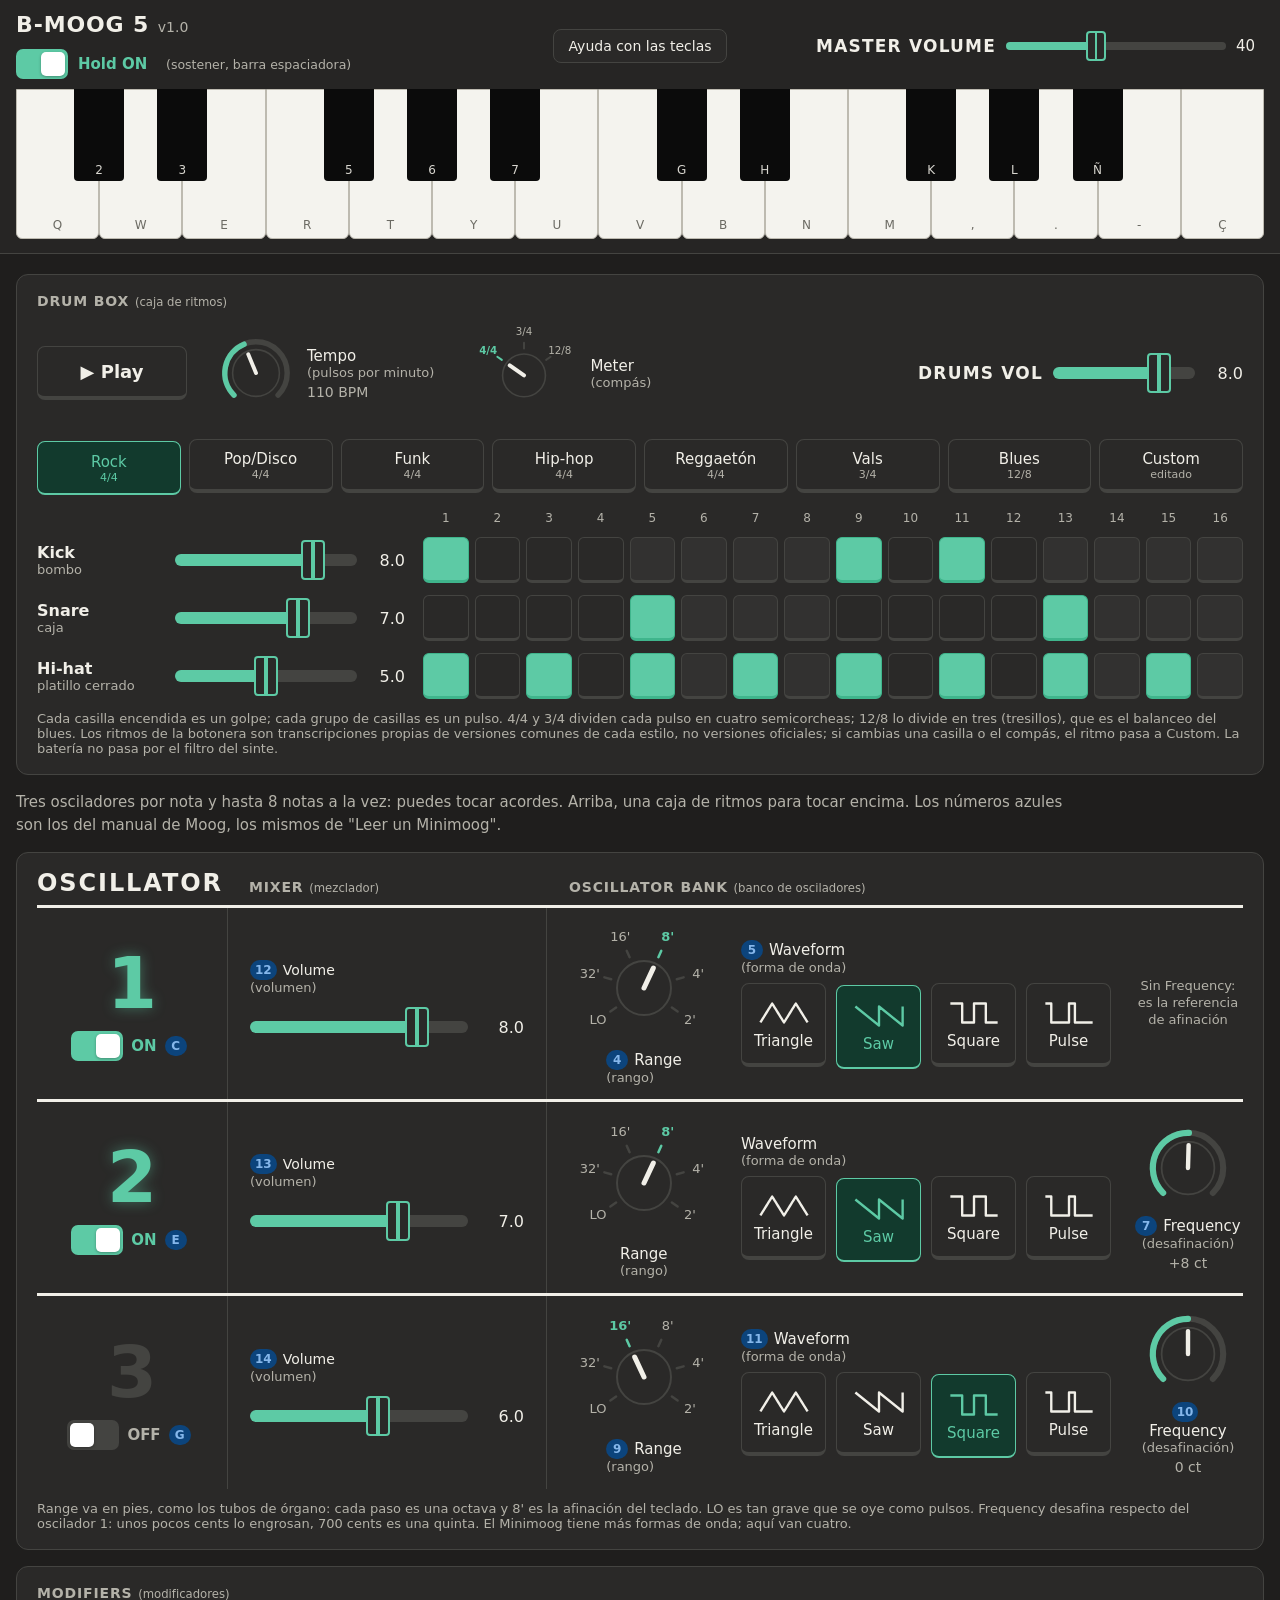
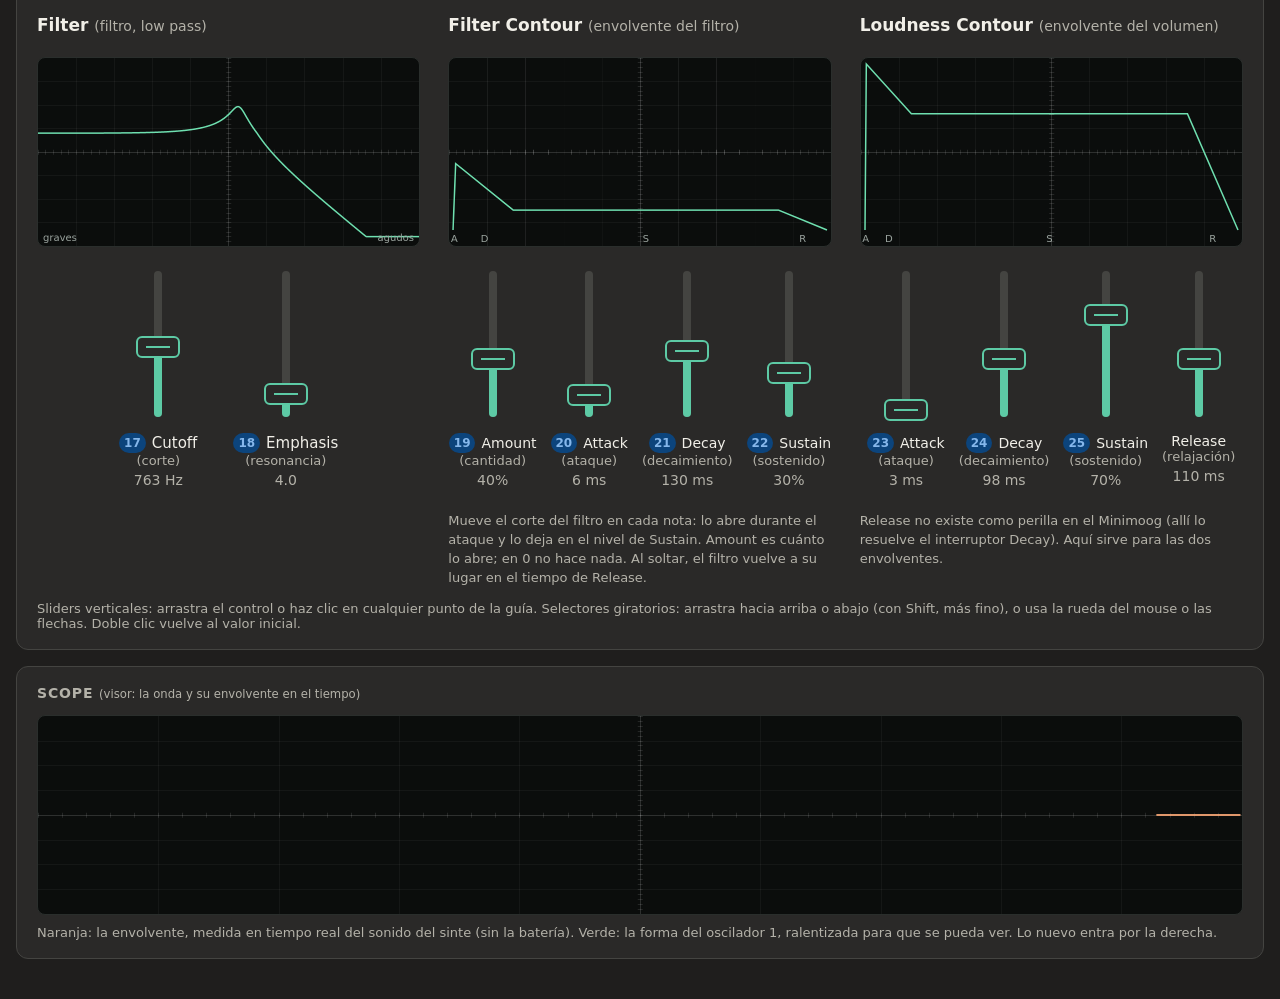
<file: b-moog-5.html>
<!doctype html>
<html lang="es">
<head>
<meta charset="utf-8">
<meta name="viewport" content="width=device-width,initial-scale=1">
<title>B-MOOG 5</title>
<style>
:root{--bg:#faf9f5;--card:#fff;--tx:#1f1e1d;--mut:#6b6a66;--bd:#d9d7cf;--ac:#185FA5;--acbg:#E6F1FB;--blk:#1f1e1d;--f:#993C1D;--e:#0F6E56;--bar:#f1efe8;--on:#0E7A55;--onbg:#DDF3E9}
@media (prefers-color-scheme:dark){:root:not([data-theme="light"]){--bg:#1f1e1d;--card:#2a2928;--tx:#f1efe8;--mut:#b4b2a9;--bd:#444441;--ac:#85B7EB;--acbg:#0C447C;--blk:#0b0b0b;--f:#F0997B;--e:#5DCAA5;--bar:#262524;--on:#5DCAA5;--onbg:#123A2D;color-scheme:dark}}
:root[data-theme="dark"]{--bg:#1f1e1d;--card:#2a2928;--tx:#f1efe8;--mut:#b4b2a9;--bd:#444441;--ac:#85B7EB;--acbg:#0C447C;--blk:#0b0b0b;--f:#F0997B;--e:#5DCAA5;--bar:#262524;--on:#5DCAA5;--onbg:#123A2D;color-scheme:dark}
*{box-sizing:border-box}
body{margin:0;background:var(--bg);color:var(--tx);font-family:system-ui,-apple-system,sans-serif}
.wrap{max-width:1440px;margin:0 auto;padding-left:max(16px,env(safe-area-inset-left,0px));padding-right:max(16px,env(safe-area-inset-right,0px))}
.top{position:sticky;top:env(safe-area-inset-top,0px);z-index:20;background:var(--bar);border-bottom:1px solid var(--bd);padding-block:12px 14px}
.toprow{display:grid;grid-template-columns:1fr auto 1fr;align-items:center;gap:12px 28px;margin-bottom:10px}.toprow .tl{display:flex;flex-wrap:wrap;align-items:center;gap:12px 28px}.toprow .vctl{justify-self:end}@media (max-width:900px){.toprow{grid-template-columns:1fr auto}.toprow .vctl{grid-column:1/-1;justify-self:start}}
h1{font-size:22px;font-weight:600;letter-spacing:.04em;margin:0}
.ctl{display:flex;align-items:center;gap:10px;font-size:15px}
.ctl small{color:var(--mut)}
.ctl input[type=range]{width:220px}
main{padding-block:20px 40px;display:flex;flex-direction:column;gap:16px}
.lead{color:var(--mut);margin:0;font-size:15px;max-width:90ch}
.row2{display:grid;gap:16px;grid-template-columns:minmax(0,1fr) minmax(0,2fr)}
.mods{display:grid;gap:24px;grid-template-columns:minmax(0,1fr) minmax(0,1fr)}
@media (max-width:900px){.row2,.mods{grid-template-columns:minmax(0,1fr)}}
.sec{background:var(--card);border:1px solid var(--bd);border-radius:12px;padding:18px 20px}
.sec>h2{font-size:14px;font-weight:600;letter-spacing:.06em;margin:0 0 14px;color:var(--mut)}
.sec>h2 small{font-weight:400;letter-spacing:0}
h3{font-size:17px;font-weight:600;margin:0 0 10px}
h3 small{font-weight:400;color:var(--mut);font-size:14px}
.lfo{display:grid;gap:20px;grid-template-columns:minmax(0,1fr) minmax(0,1.2fr)}
@media (max-width:700px){.lfo{grid-template-columns:minmax(0,1fr)}}
.wv{display:grid;grid-template-columns:repeat(2,minmax(0,1fr));gap:8px}
.chips{display:flex;flex-wrap:wrap;gap:8px;margin:8px 0}
button{font:inherit;font-size:15px;padding:10px 14px;border-radius:8px;border:1px solid var(--bd);background:var(--card);color:var(--tx);cursor:pointer;text-align:left}
button.on{border-color:var(--ac);background:var(--acbg);color:var(--ac)}
button small{color:var(--mut)}button.on small{color:var(--ac)}
button:focus-visible,input:focus-visible{outline:2px solid var(--ac);outline-offset:2px}
canvas{width:100%;height:140px;display:block;border:1px solid var(--bd);border-radius:8px;margin-bottom:10px}
.k{display:grid;grid-template-columns:130px minmax(0,1fr) 72px;align-items:center;gap:14px;margin-top:12px;font-size:15px}
.k label{line-height:1.25}.k label small{color:var(--mut);font-size:13px}
.k span{text-align:right;font-variant-numeric:tabular-nums}
input[type=range]{-webkit-appearance:none;appearance:none;width:100%;height:28px;background:transparent;cursor:pointer;margin:0}
input[type=range]::-webkit-slider-runnable-track{height:8px;border-radius:4px;background:var(--bd)}
input[type=range]::-moz-range-track{height:8px;border-radius:4px;background:var(--bd)}
input[type=range]::-webkit-slider-thumb{-webkit-appearance:none;width:26px;height:26px;border-radius:50%;background:var(--ac);border:3px solid var(--card);margin-top:-9px}
input[type=range]::-moz-range-thumb{width:20px;height:20px;border-radius:50%;background:var(--ac);border:3px solid var(--card)}
.kb{position:relative;height:150px;user-select:none;-webkit-user-select:none;touch-action:none}
.w{position:absolute;top:0;height:150px;border:1px solid var(--bd);background:var(--card);border-radius:0 0 6px 6px;display:flex;align-items:flex-end;justify-content:center;font-size:12px;color:var(--mut);padding-bottom:6px}
.b{position:absolute;top:0;height:92px;background:var(--blk);border-radius:0 0 4px 4px;z-index:2;display:flex;align-items:flex-end;justify-content:center;font-size:12px;color:#ddd;padding-bottom:4px}
.w.act{background:var(--acbg)}.b.act{background:var(--ac)}
.note{font-size:13px;color:var(--mut)}
.row2{grid-template-columns:minmax(0,1fr) minmax(0,2.4fr)}
.lfo{grid-template-columns:minmax(0,1fr) 220px;gap:28px}
.wlist{display:flex;flex-direction:column;gap:8px}
.wlist button{display:flex;align-items:center;gap:14px}
.wi{width:44px;height:22px;flex:none;fill:none;stroke:currentColor;stroke-width:2;stroke-linejoin:round}
.dest{margin-top:18px}
.modbody{display:grid;grid-template-columns:240px minmax(0,1fr);gap:24px;align-items:center}
canvas.sq{width:240px;height:240px;margin:0}
@media (max-width:600px){.modbody{grid-template-columns:minmax(0,1fr)}canvas.sq{width:100%;height:auto;aspect-ratio:1}}
.knobs{display:grid;grid-template-columns:repeat(2,minmax(0,1fr));gap:20px 12px;justify-items:center}
.kn{display:flex;flex-direction:column;align-items:center;gap:4px;text-align:center;position:relative}
.kin{position:absolute;opacity:0;pointer-events:none;width:1px;height:1px}
.knob{width:88px;height:88px;cursor:ns-resize;touch-action:none;border-radius:50%}
.knob svg{width:100%;height:100%;display:block}
.ktrack{fill:none;stroke:var(--bd);stroke-width:7;stroke-linecap:round}
.karc{fill:none;stroke:var(--ac);stroke-width:7;stroke-linecap:round}
.kbody{fill:var(--card);stroke:var(--bd);stroke-width:2}
.kptr{stroke:var(--tx);stroke-width:5;stroke-linecap:round}
.knob:focus-visible{outline:2px solid var(--ac);outline-offset:2px}
.kl{font-size:15px}.kl small{display:block;font-size:13px;color:var(--mut)}
.kv{font-size:14px;font-variant-numeric:tabular-nums;color:var(--mut)}
.lfo3{display:grid;grid-template-columns:240px minmax(0,1fr) minmax(0,1fr);gap:24px;align-items:start}
@media (max-width:900px){.lfo3{grid-template-columns:minmax(0,1fr)}}
.lcol .knobs{margin-top:14px;display:flex;gap:44px;justify-content:flex-start;padding-left:8px}
.faders{display:flex;justify-content:center;gap:36px}
.fader{width:60px;height:210px;padding:12px 0;display:flex;justify-content:center;cursor:ns-resize;touch-action:none;border-radius:8px}
.fader:focus-visible{outline:2px solid var(--ac);outline-offset:2px}
.ftrack{position:relative;width:8px;height:100%;background:var(--bd);border-radius:4px}
.ffill{position:absolute;left:0;right:0;bottom:0;background:var(--ac);border-radius:4px}
.fthumb{position:absolute;left:50%;width:44px;height:22px;border-radius:6px;background:var(--card);border:2px solid var(--ac);transform:translate(-50%,50%)}
.fthumb::after{content:"";position:absolute;left:8px;right:8px;top:50%;height:2px;background:var(--ac);transform:translateY(-50%)}
.row2{grid-template-columns:auto minmax(0,1fr)}
.lfo3{grid-template-columns:minmax(0,1fr) auto auto auto;gap:28px}
.lknobs{display:flex;flex-direction:column;gap:18px;align-items:center}
canvas.lviz{height:300px;margin:0}
.wlist{align-items:flex-start}
.wlist button{width:auto;background:var(--card);border:1px solid var(--bd);border-bottom:4px solid var(--bd);border-radius:8px;padding:9px 16px 7px;transition:transform .06s,border-bottom-width .06s}
.wlist button:hover{background:var(--bar)}
.wlist button:active{transform:translateY(2px)}
.wlist button.on{background:var(--acbg);border-color:var(--ac);border-bottom-width:2px;transform:translateY(2px);color:var(--ac)}
@media (prefers-reduced-motion:reduce){.wlist button{transition:none}}
@media (max-width:900px){.row2{grid-template-columns:minmax(0,1fr)}}
.row2>.sec{display:flex;flex-direction:column}
.lfo3{flex:1;align-items:stretch}
.lfo3>div{display:flex;flex-direction:column}
.wlist{display:grid;grid-auto-rows:1fr;gap:10px;width:max-content;max-width:100%;flex:1;align-items:stretch;justify-items:stretch}
.wlist button{width:100%;align-items:center}
.lknobs{justify-content:center}
.modbody{grid-template-columns:minmax(0,1fr) auto}
canvas.sq{width:100%;height:250px}
@media (max-width:600px){canvas.sq{height:220px;aspect-ratio:auto}}
button.on,.wlist button.on{background:var(--onbg);border-color:var(--on);color:var(--on)}
button.on small{color:var(--on)}
.karc{stroke:var(--on)}
.ffill{background:var(--on)}
.fthumb{border-color:var(--on)}
.fthumb::after{background:var(--on)}
input[type=range]::-webkit-slider-thumb{background:var(--on)}
input[type=range]::-moz-range-thumb{background:var(--on)}
canvas{background:#0b0d0c;border-color:#2a2e2c}
:root{--trb:#6fe0b0;--trf:#ffab7a;--tre:#6fe0b0;--trl:#9aa39e;--trg:rgba(255,255,255,.28);--grid:rgba(255,255,255,.09);--grid2:rgba(255,255,255,.22)}
.tgl{position:relative;width:52px;height:30px;padding:0;border-radius:15px;border:0;background:var(--bd);cursor:pointer;transition:background .2s;flex:none}
.tgl.on{background:var(--on)}
.knobdot{position:absolute;top:3px;left:3px;width:24px;height:24px;border-radius:50%;background:#fff;box-shadow:0 1px 3px rgba(0,0,0,.3);transition:transform .2s}
.tgl.on .knobdot{transform:translateX(22px)}
.tgl:focus-visible{outline:2px solid var(--ac);outline-offset:2px}
@media (prefers-reduced-motion:reduce){.tgl,.knobdot{transition:none}}
.rlab{font-size:15px;font-weight:600;color:var(--mut);min-width:78px}
.rlab.on{color:var(--on)}
[hidden]{display:none!important}
.helpbtn{padding:8px 14px;font-size:14px}
.modal{position:fixed;inset:0;z-index:50;background:rgba(0,0,0,.45);display:flex;align-items:center;justify-content:center;padding:16px}
.mbox{background:var(--card);color:var(--tx);border:1px solid var(--bd);border-radius:12px;padding:22px 24px;max-width:600px;width:100%;max-height:90vh;overflow:auto}
.mbox h2{font-size:18px;font-weight:600;margin:0 0 14px}
.mbox table{width:100%;border-collapse:collapse;font-size:15px}
.mbox td{padding:9px 6px;border-top:1px solid var(--bd);vertical-align:top}
.mbox td:first-child{color:var(--mut);width:42%}
.mbox kbd{display:inline-block;min-width:24px;padding:2px 6px;margin:1px 2px;border:1px solid var(--bd);border-bottom-width:2px;border-radius:5px;font-family:ui-monospace,monospace;font-size:13px;text-align:center;background:var(--bg)}
.mbox p{font-size:14px;color:var(--mut);margin:14px 0 0;line-height:1.5}
.mclose{margin-top:16px}

.ohead,.orow2{display:grid;grid-template-columns:190px 320px minmax(0,1fr);column-gap:0}
.ohead{align-items:end;padding-bottom:10px}
.ohead h2{font-size:14px;font-weight:600;letter-spacing:.06em;margin:0;color:var(--mut);padding-left:22px}
.ohead h2 small{font-weight:400;letter-spacing:0}
.obig{font-size:24px;font-weight:700;letter-spacing:.08em;line-height:1}
.orow2{border-top:3px solid var(--tx);min-height:194px;align-items:stretch}
.onum{display:flex;align-items:center;justify-content:center;font-size:72px;font-weight:700;line-height:1;color:var(--bd);font-variant-numeric:tabular-nums;transition:color .15s,text-shadow .15s}
.onum.on{color:var(--on);text-shadow:0 0 14px color-mix(in srgb,var(--on) 45%,transparent)}
.ncell{display:flex;flex-direction:column;align-items:center;justify-content:center;gap:12px}
.ncell .mtog{min-width:0;gap:8px;justify-content:center}
.fader.sm{height:118px;padding:8px 0}
.mcell .kl{font-size:14px}
.mvol{display:flex;flex-direction:column;gap:12px;width:100%}
.mrange{display:grid;grid-template-columns:minmax(0,1fr) 44px;align-items:center;gap:12px}
.mrange input[type=range]{height:40px}
.mrange input[type=range]::-webkit-slider-runnable-track{height:12px;border-radius:6px;background:linear-gradient(to right,var(--on) var(--p),var(--bd) var(--p))}
.mrange input[type=range]::-moz-range-track{height:12px;border-radius:6px;background:linear-gradient(to right,var(--on) var(--p),var(--bd) var(--p))}
.mrange input[type=range]::-webkit-slider-thumb{width:24px;height:40px;margin-top:-14px}
.mrange input[type=range]::-moz-range-thumb{width:20px;height:36px}
.mrange .kv{font-size:16px;color:var(--tx);text-align:right}
.mcell{display:flex;align-items:center;justify-content:center;gap:16px;padding:8px 22px;border-left:1px solid var(--bd);border-right:1px solid var(--bd)}
.bcell{display:grid;grid-template-columns:auto minmax(0,1fr) 110px;gap:22px;align-items:center;padding:14px 0 14px 22px}
@media (max-width:1100px){.ohead{display:none}.orow2{grid-template-columns:80px minmax(0,1fr)}.onum{font-size:56px;grid-row:span 2}.mcell{border-right:0}.bcell{grid-column:2;grid-template-columns:minmax(0,1fr);padding-left:22px}}
.w.act,.w.cur{background:var(--card)}
.b.act,.b.cur{background:var(--blk)}
.w::before,.b::before{content:"";position:absolute;top:10px;left:50%;width:14px;height:14px;margin-left:-7px;border-radius:50%;background:rgba(0,0,0,.08)}
.b::before{background:rgba(255,255,255,.1)}
.cur::before{background:#2fe08a;box-shadow:0 0 6px 2px rgba(47,224,138,.85),0 0 18px 5px rgba(47,224,138,.45)}
.act::before{background:rgba(47,224,138,.55)}

.n{display:inline-block;min-width:22px;padding:0 5px;margin-right:6px;border-radius:11px;background:var(--acbg);color:var(--ac);font-size:12px;font-weight:600;text-align:center;line-height:20px;vertical-align:1px;font-variant-numeric:tabular-nums}
.lead3{color:var(--mut);margin:0;font-size:15px;max-width:110ch;line-height:1.5}
.row3{display:grid;gap:16px;grid-template-columns:minmax(0,1fr) auto}
@media (max-width:1100px){.row3{grid-template-columns:minmax(0,1fr)}}
.row3>.sec{display:flex;flex-direction:column}
.orow,.mrow{display:grid;align-items:center;height:194px;box-sizing:border-box;padding-block:14px;border-top:1px solid var(--bd)}
@media (max-width:1100px){.orow,.mrow{height:auto}}
.orows>.orow:first-child,.mrows>.mrow:first-child{border-top:0;padding-top:4px}
.orow{grid-template-columns:118px auto minmax(0,1fr) 110px;gap:22px}
.mrow{grid-template-columns:auto 110px;gap:22px}
.oname{font-weight:600;font-size:16px;line-height:1.3}
.oname small{display:block;font-weight:400;font-size:13px;color:var(--mut)}
.wcol{display:flex;flex-direction:column;gap:8px;min-width:0}
.wcol .kl{text-align:left}
.wrow{display:grid;grid-template-columns:repeat(4,minmax(0,1fr));gap:10px}
.wrow button{display:flex;flex-direction:column;align-items:center;justify-content:center;gap:6px;min-height:84px;background:var(--card);border:1px solid var(--bd);border-bottom:4px solid var(--bd);border-radius:8px;padding:9px 8px 7px;text-align:center;transition:transform .06s}
.wrow button:hover{background:var(--bar)}
.wrow button.on{background:var(--onbg);border-color:var(--on);border-bottom-width:2px;transform:translateY(2px);color:var(--on)}
.wrow .wi{width:52px;height:26px}
.blank{display:flex;align-items:center;justify-content:center;color:var(--mut);font-size:13px;text-align:center;line-height:1.3}
.sel{display:flex;flex-direction:column;align-items:center;gap:2px}
.rsel{width:150px;height:126px;cursor:ns-resize;touch-action:none;border-radius:10px}
.rsel:focus-visible{outline:2px solid var(--ac);outline-offset:2px}
.rsel svg{width:100%;height:100%;display:block;overflow:visible}
.rsel .tick{stroke:var(--bd);stroke-width:2.5;stroke-linecap:round}
.rsel .tick.on{stroke:var(--on)}
.rsel text{font-size:13px;fill:var(--mut);cursor:pointer;font-variant-numeric:tabular-nums}
.rsel text.on{fill:var(--on);font-weight:700}
.mtog{display:flex;align-items:center;gap:12px;min-width:150px}
.mtog .rlab{min-width:0}
.mods3{display:grid;gap:24px;grid-template-columns:minmax(0,1fr) minmax(0,1fr)}
@media (max-width:1000px){.mods3{grid-template-columns:minmax(0,1fr)}}
html:root:not(#_){--bg:#1f1e1d;--card:#2a2928;--tx:#f1efe8;--mut:#b4b2a9;--bd:#444441;--ac:#85B7EB;--acbg:#0C447C;--blk:#0b0b0b;--f:#F0997B;--e:#5DCAA5;--bar:#262524;--on:#5DCAA5;--onbg:#123A2D;color-scheme:dark}
.w,.w.act,.w.cur{background:#f4f3ee;color:#6b6a63;border-color:#bdbab0}
.b,.b.act,.b.cur{background:#0b0b0b;color:#d8d6cf}
.w::before{background:rgba(0,0,0,.1)}
.w::before,.b::before{display:none}
.w.act{background:#cdeee1}.b.act{background:#1f5a46}
.w.cur{background:#5DCAA5;color:#0b2a20;border-color:#3fb58c}.b.cur{background:#3fb58c;color:#0b2a20}
input[type=range]::-webkit-slider-thumb{width:20px;height:30px;margin-top:-11px;border-radius:4px;border:2px solid var(--on);background:linear-gradient(to right,transparent 42%,var(--on) 42% 58%,transparent 58%),var(--card)}
input[type=range]::-moz-range-thumb{width:16px;height:26px;border-radius:4px;border:2px solid var(--on);background:linear-gradient(to right,transparent 42%,var(--on) 42% 58%,transparent 58%),var(--card)}
.tgl{border-radius:7px}.knobdot{border-radius:5px}
.mrange input[type=range]::-webkit-slider-thumb{width:24px;height:40px;margin-top:-14px}
.mrange input[type=range]::-moz-range-thumb{width:20px;height:36px}
.mvl{font-size:17px;font-weight:700;letter-spacing:.07em;color:var(--tx)}
.dbox{display:grid;grid-template-columns:auto minmax(0,1fr);gap:28px;align-items:center}
@media (max-width:900px){.dbox{grid-template-columns:minmax(0,1fr)}}
.dctl{display:flex;flex-direction:column;align-items:center;gap:16px}
.playbtn{min-width:150px;padding:14px 18px;font-size:18px;font-weight:700;text-align:center;border:1px solid var(--bd);border-bottom:4px solid var(--bd);border-radius:8px;background:var(--card)}
.playbtn.on{background:var(--onbg);border-color:var(--on);color:var(--on);border-bottom-width:2px;transform:translateY(2px)}
.dright{display:flex;flex-direction:column;gap:14px;min-width:0}
.presets{display:grid;grid-template-columns:repeat(8,minmax(0,1fr));gap:8px}
@media (max-width:900px){.presets{grid-template-columns:repeat(4,minmax(0,1fr))}}
.presets button{background:var(--card);border:1px solid var(--bd);border-bottom:4px solid var(--bd);border-radius:8px;padding:8px 14px 6px;font-size:14px;text-align:center}
.presets button small{display:block;font-size:11px;color:var(--mut)}
.presets button.on{background:var(--onbg);border-color:var(--on);color:var(--on);border-bottom-width:2px;transform:translateY(2px)}
.presets button.on small{color:var(--on)}
.presets .custom{cursor:default}
.dgrid{display:flex;flex-direction:column;gap:12px;min-width:0}
.drow{display:grid;grid-template-columns:120px 230px minmax(0,1fr);gap:18px;align-items:center}
.dname{font-weight:600;font-size:16px}.dname small{display:block;font-weight:400;font-size:13px;color:var(--mut)}
.steps{display:grid;grid-template-columns:repeat(16,minmax(0,1fr));gap:6px}
.st{height:46px;padding:0;border-radius:6px;border:1px solid var(--bd);border-bottom:3px solid var(--bd);background:var(--card)}
.st.g2{background:#323130}
.st.on{background:var(--on);border-color:#3fb58c}
.st.now{outline:3px solid #ffab7a;outline-offset:1px}
.snum{display:grid;grid-template-columns:repeat(16,minmax(0,1fr));gap:6px;font-size:12px;color:var(--mut);text-align:center;font-variant-numeric:tabular-nums}
.drow .mrange{grid-template-columns:minmax(0,1fr) 36px}
.relnote{font-size:13px;color:var(--mut);line-height:1.45;margin:12px 0 0;max-width:60ch}
.dbox{grid-template-columns:minmax(0,1fr);gap:18px}
.dtop{display:flex;flex-wrap:wrap;align-items:center;gap:16px 30px}
.dtop .kn{display:grid;grid-template-columns:auto auto;column-gap:12px;align-items:center;text-align:left}
.dtop .kn .knob{grid-row:1/3;width:78px;height:78px}
.dtop .kn .kl{align-self:end}.dtop .kn .kv{align-self:start}
.dtop .sel{display:grid;grid-template-columns:auto auto;column-gap:6px;align-items:center}
.dtop .rsel{width:120px;height:100px}
.dtop .presets{flex:1;min-width:560px}
@media (max-width:900px){.dtop .presets{min-width:0;flex-basis:100%}}
.dtop .presets{flex:0 0 100%;min-width:0}
.presets button{padding:10px 10px 8px;font-size:15px;white-space:nowrap}
.mods4{display:grid;grid-template-columns:repeat(3,minmax(0,1fr));gap:28px}
@media (max-width:1100px){.mods4{grid-template-columns:minmax(0,1fr)}}
.mcol{display:flex;flex-direction:column;gap:12px;min-width:0}
canvas.mviz{width:100%;height:190px;margin:0}
.mcol .faders{justify-content:center}
.f4{gap:14px!important}
.mcol .fader{height:170px}
.f4 .kl{font-size:14px}
.knobs4{display:grid;grid-template-columns:repeat(4,minmax(0,1fr));gap:8px;justify-items:center}
.knobs4 .knob{width:70px;height:70px}
.knobs4 .kl{font-size:14px}
.mrow2 .dname{color:var(--on)}
.mrow2{padding-bottom:6px;border-bottom:1px solid var(--bd)}
.dmast .mrange{width:190px;grid-template-columns:minmax(0,1fr) 36px} .dtop .dmast{display:flex;align-items:center;gap:10px}
.mvl{font-size:17px;font-weight:700;letter-spacing:.07em;color:var(--tx)}
.dtop .dmast{margin-left:auto}
.dmast .mvl{order:-1}
#vol::-webkit-slider-runnable-track{background:linear-gradient(to right,var(--on) var(--p,40%),var(--bd) var(--p,40%))}#vol::-moz-range-track{background:linear-gradient(to right,var(--on) var(--p,40%),var(--bd) var(--p,40%))}</style>
</head>
<body>
<div class="top"><div class="wrap">
  <div class="toprow">
    <div class="tl"><h1>B-MOOG 5 <small style="font-size:14px;font-weight:400;color:var(--mut);letter-spacing:0">v1.0</small></h1>
    <div class="ctl"><input type="checkbox" id="hold" checked hidden><button type="button" class="tgl on" id="holdsw" role="switch" aria-checked="true" aria-label="Hold"><span class="knobdot"></span></button><span class="rlab on" id="holdon">Hold ON</span> <small>(sostener, barra espaciadora)</small></div></div>
    <button type="button" class="helpbtn" id="helpbtn">Ayuda con las teclas</button>
    <label class="ctl vctl"><span class="mvl">MASTER VOLUME</span><input type="range" id="vol" min="0" max="100" step="1" value="40"><span id="vo" style="min-width:28px;font-variant-numeric:tabular-nums">40</span></label>
  </div>
  <div class="kb" id="kb"></div>
</div></div>

<div class="wrap"><main>
<section class="sec">
  <h2>DRUM BOX <small>(caja de ritmos)</small></h2>
  <div class="dbox">
    <div class="dtop"><button type="button" class="playbtn" id="playbtn">&#9654; Play</button><div class="kn"><input class="kin" type="range" id="tempo" min="60" max="180" step="1" value="100" tabindex="-1" aria-hidden="true"><div class="knob" data-for="tempo" tabindex="0" role="slider" aria-label="Tempo"><svg viewBox="0 0 100 100"><path class="ktrack"/><path class="karc"/><circle class="kbody" cx="50" cy="50" r="30"/><line class="kptr" x1="50" y1="50" x2="50" y2="24"/></svg></div><div class="kl">Tempo <small>(pulsos por minuto)</small></div><div class="kv" id="tempoo"></div></div><div id="meterSel"></div><div class="seg dmast"><div class="mrange"><input type="range" id="dmv" min="0" max="10" step="0.1" value="8" aria-label="Volumen master de la batería" style="--p:80%"><span class="kv" id="dmvo">8.0</span></div><span class="mvl">DRUMS VOL</span></div><div class="presets" id="presets"></div></div>
    <div class="dright"><div class="dgrid" id="dgrid"></div></div>
  </div>
  <p class="note" style="margin:12px 0 0">Cada casilla encendida es un golpe; cada grupo de casillas es un pulso. 4/4 y 3/4 dividen cada pulso en cuatro semicorcheas; 12/8 lo divide en tres (tresillos), que es el balanceo del blues. Los ritmos de la botonera son transcripciones propias de versiones comunes de cada estilo, no versiones oficiales; si cambias una casilla o el compás, el ritmo pasa a Custom. La batería no pasa por el filtro del sinte.</p>
</section>
<p class="lead3">Tres osciladores por nota y hasta 8 notas a la vez: puedes tocar acordes. Arriba, una caja de ritmos para tocar encima. Los números azules son los del manual de Moog, los mismos de "Leer un Minimoog".</p>

<section class="sec">
  <div class="ohead"><div class="obig">OSCILLATOR</div><h2>MIXER <small>(mezclador)</small></h2><h2>OSCILLATOR BANK <small>(banco de osciladores)</small></h2></div>
  <div id="oscgrid"></div>
  <p class="note" style="margin:12px 0 0">Range va en pies, como los tubos de órgano: cada paso es una octava y 8' es la afinación del teclado. LO es tan grave que se oye como pulsos. Frequency desafina respecto del oscilador 1: unos pocos cents lo engrosan, 700 cents es una quinta. El Minimoog tiene más formas de onda; aquí van cuatro.</p>
</section>

<section class="sec">
  <h2>MODIFIERS <small>(modificadores)</small></h2>
  <div class="mods4">
    <div class="mcol">
      <h3>Filter <small>(filtro, low pass)</small></h3>
      <canvas id="fc" class="mviz"></canvas>
      <div class="faders"><div class="kn"><input class="kin" type="range" id="cut" min="0" max="1000" step="1" value="480" tabindex="-1" aria-hidden="true"><div class="fader" data-for="cut" tabindex="0" role="slider" aria-orientation="vertical" aria-label="Cutoff"><div class="ftrack"><div class="ffill"></div><div class="fthumb"></div></div></div><div class="kl"><span class="n">17</span>Cutoff <small>(corte)</small></div><div class="kv" id="cuto"></div></div><div class="kn"><input class="kin" type="range" id="res" min="0" max="25" step="0.1" value="4" tabindex="-1" aria-hidden="true"><div class="fader" data-for="res" tabindex="0" role="slider" aria-orientation="vertical" aria-label="Emphasis"><div class="ftrack"><div class="ffill"></div><div class="fthumb"></div></div></div><div class="kl"><span class="n">18</span>Emphasis <small>(resonancia)</small></div><div class="kv" id="reso"></div></div></div>
    </div>
    <div class="mcol">
      <h3>Filter Contour <small>(envolvente del filtro)</small></h3>
      <canvas id="fe" class="mviz"></canvas>
      <div class="faders f4"><div class="kn"><input class="kin" type="range" id="famt" min="0" max="100" step="1" value="40" tabindex="-1" aria-hidden="true"><div class="fader" data-for="famt" tabindex="0" role="slider" aria-orientation="vertical" aria-label="Amount"><div class="ftrack"><div class="ffill"></div><div class="fthumb"></div></div></div><div class="kl"><span class="n">19</span>Amount <small>(cantidad)</small></div><div class="kv" id="famto"></div></div><div class="kn"><input class="kin" type="range" id="fatk" min="0" max="1000" step="1" value="150" tabindex="-1" aria-hidden="true"><div class="fader" data-for="fatk" tabindex="0" role="slider" aria-orientation="vertical" aria-label="Attack"><div class="ftrack"><div class="ffill"></div><div class="fthumb"></div></div></div><div class="kl"><span class="n">20</span>Attack <small>(ataque)</small></div><div class="kv" id="fatko"></div></div><div class="kn"><input class="kin" type="range" id="fdec" min="0" max="1000" step="1" value="450" tabindex="-1" aria-hidden="true"><div class="fader" data-for="fdec" tabindex="0" role="slider" aria-orientation="vertical" aria-label="Decay"><div class="ftrack"><div class="ffill"></div><div class="fthumb"></div></div></div><div class="kl"><span class="n">21</span>Decay <small>(decaimiento)</small></div><div class="kv" id="fdeco"></div></div><div class="kn"><input class="kin" type="range" id="fsus" min="0" max="100" step="1" value="30" tabindex="-1" aria-hidden="true"><div class="fader" data-for="fsus" tabindex="0" role="slider" aria-orientation="vertical" aria-label="Sustain"><div class="ftrack"><div class="ffill"></div><div class="fthumb"></div></div></div><div class="kl"><span class="n">22</span>Sustain <small>(sostenido)</small></div><div class="kv" id="fsuso"></div></div></div>
      <p class="relnote">Mueve el corte del filtro en cada nota: lo abre durante el ataque y lo deja en el nivel de Sustain. Amount es cuánto lo abre; en 0 no hace nada. Al soltar, el filtro vuelve a su lugar en el tiempo de Release.</p>
    </div>
    <div class="mcol">
      <h3>Loudness Contour <small>(envolvente del volumen)</small></h3>
      <canvas id="ec" class="mviz"></canvas>
      <div class="faders f4"><div class="kn"><input class="kin" type="range" id="atk" min="0" max="1000" step="1" value="50" tabindex="-1" aria-hidden="true"><div class="fader" data-for="atk" tabindex="0" role="slider" aria-orientation="vertical" aria-label="Attack"><div class="ftrack"><div class="ffill"></div><div class="fthumb"></div></div></div><div class="kl"><span class="n">23</span>Attack <small>(ataque)</small></div><div class="kv" id="atko"></div></div><div class="kn"><input class="kin" type="range" id="dec" min="0" max="1000" step="1" value="400" tabindex="-1" aria-hidden="true"><div class="fader" data-for="dec" tabindex="0" role="slider" aria-orientation="vertical" aria-label="Decay"><div class="ftrack"><div class="ffill"></div><div class="fthumb"></div></div></div><div class="kl"><span class="n">24</span>Decay <small>(decaimiento)</small></div><div class="kv" id="deco"></div></div><div class="kn"><input class="kin" type="range" id="sus" min="0" max="100" step="1" value="70" tabindex="-1" aria-hidden="true"><div class="fader" data-for="sus" tabindex="0" role="slider" aria-orientation="vertical" aria-label="Sustain"><div class="ftrack"><div class="ffill"></div><div class="fthumb"></div></div></div><div class="kl"><span class="n">25</span>Sustain <small>(sostenido)</small></div><div class="kv" id="suso"></div></div><div class="kn"><input class="kin" type="range" id="rel" min="0" max="1000" step="1" value="400" tabindex="-1" aria-hidden="true"><div class="fader" data-for="rel" tabindex="0" role="slider" aria-orientation="vertical" aria-label="Release"><div class="ftrack"><div class="ffill"></div><div class="fthumb"></div></div></div><div class="kl">Release <small>(relajación)</small></div><div class="kv" id="relo"></div></div></div>
      <p class="relnote">Release no existe como perilla en el Minimoog (allí lo resuelve el interruptor Decay). Aquí sirve para las dos envolventes.</p>
    </div>
  </div>
  <p class="note" style="margin:14px 0 0">Sliders verticales: arrastra el control o haz clic en cualquier punto de la guía. Selectores giratorios: arrastra hacia arriba o abajo (con Shift, más fino), o usa la rueda del mouse o las flechas. Doble clic vuelve al valor inicial.</p>
</section>

<section class="sec">
  <h2>SCOPE <small>(visor: la onda y su envolvente en el tiempo)</small></h2>
  <canvas id="scope" style="height:200px"></canvas>
  <div class="note">Naranja: la envolvente, medida en tiempo real del sonido del sinte (sin la batería). Verde: la forma del oscilador 1, ralentizada para que se pueda ver. Lo nuevo entra por la derecha.</div>
</section>
</main></div>
<div class="modal" id="help" hidden><div class="mbox" role="dialog" aria-modal="true" aria-labelledby="helpt">
<h2 id="helpt">Teclas del computador</h2>
<table>
<tr><td>Primera octava, blancas</td><td><kbd>Q</kbd><kbd>W</kbd><kbd>E</kbd><kbd>R</kbd><kbd>T</kbd><kbd>Y</kbd><kbd>U</kbd></td></tr>
<tr><td>Primera octava, negras</td><td><kbd>2</kbd><kbd>3</kbd><kbd>5</kbd><kbd>6</kbd><kbd>7</kbd></td></tr>
<tr><td>Segunda octava, blancas</td><td><kbd>V</kbd><kbd>B</kbd><kbd>N</kbd><kbd>M</kbd><kbd>,</kbd><kbd>.</kbd><kbd>-</kbd></td></tr>
<tr><td>Segunda octava, negras</td><td><kbd>G</kbd><kbd>H</kbd><kbd>K</kbd><kbd>L</kbd><kbd>Ñ</kbd></td></tr>
<tr><td>Último Do</td><td><kbd>Ç</kbd></td></tr>
<tr><td>Hold (sostener)</td><td><kbd>Barra espaciadora</kbd></td></tr>
</table>
<p>Con Hold activo, la tecla que tocas queda sonando hasta que la vuelves a tocar. Es polifónico: puedes tocar acordes de hasta 8 notas. También puedes tocar con el mouse o el dedo sobre el teclado dibujado.</p>
<button type="button" class="mclose" id="helpx">Cerrar</button>
</div></div>
<script>
const $=id=>document.getElementById(id);
const NM=["C","C#","D","D#","E","F","F#","G","G#","A","A#","B"];
const KEYS=["q","2","w","3","e","r","5","t","6","y","7","u","v","g","b","h","n","m","k",",","l",".","ñ","-","ç"];
const notes=[];for(let s=0;s<25;s++)notes.push([NM[s%12],s,KEYS[s]]);
const kb=$("kb"),cut=$("cut"),res=$("res"),vol=$("vol"),hold=$("hold");
const ICONS={"triangle": "<svg class=\"wi\" viewBox=\"0 0 44 22\" aria-hidden=\"true\"><path d=\"M2,19.0 L3,17.4 L4,15.8 L5,14.2 L6,12.6 L7,11.0 L8,9.4 L9,7.8 L10,6.2 L11,4.6 L12,3.0 L13,4.6 L14,6.2 L15,7.8 L16,9.4 L17,11.0 L18,12.6 L19,14.2 L20,15.8 L21,17.4 L22,19.0 L23,17.4 L24,15.8 L25,14.2 L26,12.6 L27,11.0 L28,9.4 L29,7.8 L30,6.2 L31,4.6 L32,3.0 L33,4.6 L34,6.2 L35,7.8 L36,9.4 L37,11.0 L38,12.6 L39,14.2 L40,15.8 L41,17.4 L42,19.0\"/></svg>", "sawtooth": "<svg class=\"wi\" viewBox=\"0 0 44 22\" aria-hidden=\"true\"><path d=\"M2,3 L22,19 V3 L42,19 V3\"/></svg>", "square": "<svg class=\"wi\" viewBox=\"0 0 44 22\" aria-hidden=\"true\"><path d=\"M2,3 H12 V19 H22 V3 H32 V19 H42\"/></svg>", "pulse": "<svg class=\"wi\" viewBox=\"0 0 44 22\" aria-hidden=\"true\"><path d=\"M2,3 H7 V19 H22 V3 H27 V19 H42\"/></svg>"};
const FEET=[["LO",-8],["32'",-2],["16'",-1],["8'",0],["4'",1],["2'",2]];
const WAVES=[["triangle","Triangle"],["sawtooth","Saw"],["square","Square"],["pulse","Pulse"]];
const O=[
 {name:"Oscillator 1",sub:"referencia de afinación",rangeN:"4",waveN:"5",freqN:null,volN:"12",swN:"C",oct:0,wave:"sawtooth",cents:0,vol:8,on:true},
 {name:"Oscillator 2",sub:"se desafina respecto del 1",rangeN:null,waveN:null,freqN:"7",volN:"13",swN:"E",oct:0,wave:"sawtooth",cents:8,vol:7,on:true},
 {name:"Oscillator 3",sub:"se desafina respecto del 1",rangeN:"9",waveN:"11",freqN:"10",volN:"14",swN:"G",oct:-1,wave:"square",cents:0,vol:6,on:false}];
let ctx=null,master,synthBus,drumBus,an,buf,pulse,noiseBuf;const voices={};
const FMIN=60,FMAX=12000;
const cutHz=()=>FMIN*Math.pow(FMAX/FMIN,cut.value/1000);
const tExp=(v,min,max)=>min*Math.pow(max/min,v/1000);
const A=()=>tExp($("atk").value,0.002,3),D=()=>tExp($("dec").value,0.01,3),S=()=>$("sus").value/100,R=()=>tExp($("rel").value,0.01,4);
const badge=n=>n?'<span class="n">'+n+'</span>':'';
function knobHTML(id,mn,mx,st,val,name,es,out,n){return '<div class="kn"><input class="kin" type="range" id="'+id+'" min="'+mn+'" max="'+mx+'" step="'+st+'" value="'+val+'" tabindex="-1" aria-hidden="true"><div class="knob" data-for="'+id+'" tabindex="0" role="slider" aria-label="'+name+'"><svg viewBox="0 0 100 100"><path class="ktrack"/><path class="karc"/><circle class="kbody" cx="50" cy="50" r="30"/><line class="kptr" x1="50" y1="50" x2="50" y2="24"/></svg></div><div class="kl">'+badge(n)+name+' <small>('+es+')</small></div><div class="kv" id="'+out+'"></div></div>';}
function faderHTML(id,mn,mx,st,val,name,es,out,n){return '<div class="kn"><input class="kin" type="range" id="'+id+'" min="'+mn+'" max="'+mx+'" step="'+st+'" value="'+val+'" tabindex="-1" aria-hidden="true"><div class="fader sm" data-for="'+id+'" tabindex="0" role="slider" aria-orientation="vertical" aria-label="'+name+'"><div class="ftrack"><div class="ffill"></div><div class="fthumb"></div></div></div><div class="kl">'+badge(n)+name+' <small>('+es+')</small></div><div class="kv" id="'+out+'"></div></div>';}
const RANG=[-125,-75,-25,25,75,125].map(d=>d*Math.PI/180);
function selHTML(i,o){let t="",l="";const cx=75,cy=66;
 FEET.forEach((f,k)=>{const a=RANG[k],s=Math.sin(a),c=Math.cos(a);t+='<line class="tick" data-k="'+k+'" x1="'+(cx+34*s).toFixed(1)+'" y1="'+(cy-34*c).toFixed(1)+'" x2="'+(cx+41*s).toFixed(1)+'" y2="'+(cy-41*c).toFixed(1)+'"/>';
  l+='<text data-k="'+k+'" x="'+(cx+56*s).toFixed(1)+'" y="'+(cy-56*c+4).toFixed(1)+'" text-anchor="middle">'+f[0]+'</text>';});
 return '<div class="sel"><div class="rsel" id="rs'+i+'" tabindex="0" role="slider" aria-label="Range '+o.name+'" aria-valuemin="0" aria-valuemax="5"><svg viewBox="0 0 150 126">'+t+l+'<circle class="kbody" cx="'+cx+'" cy="'+cy+'" r="27"/><line class="kptr" id="rsp'+i+'" x1="'+cx+'" y1="'+cy+'" x2="'+cx+'" y2="'+(cy-22)+'"/></svg></div><div class="kl">'+badge(o.rangeN)+'Range <small>(rango)</small></div></div>';}
function buildUI(){
 $("oscgrid").innerHTML=O.map((o,i)=>'<div class="orow2"><div class="ncell"><div class="onum'+(o.on?" on":"")+'" id="num'+i+'" aria-hidden="true">'+(i+1)+'</div>'+
  '<div class="mtog"><button type="button" class="tgl'+(o.on?" on":"")+'" id="sw'+i+'" role="switch" aria-checked="'+o.on+'" aria-label="'+o.name+'"><span class="knobdot"></span></button><span class="rlab'+(o.on?" on":"")+'" id="swl'+i+'">'+(o.on?"ON":"OFF")+'</span>'+badge(o.swN)+'</div></div>'+
  '<div class="mcell"><div class="mvol"><div class="kl">'+badge(o.volN)+'Volume <small>(volumen)</small></div><div class="mrange"><input type="range" id="mv'+i+'" min="0" max="10" step="0.1" value="'+o.vol+'" aria-label="Volume '+o.name+'" style="--p:'+(o.vol*10)+'%"><span class="kv" id="mvo'+i+'"></span></div></div></div>'+
  '<div class="bcell">'+selHTML(i,o)+'<div class="wcol"><div class="kl">'+badge(o.waveN)+'Waveform <small>(forma de onda)</small></div><div class="wrow" data-w="'+i+'">'+WAVES.map(w=>'<button type="button" data-t="'+w[0]+'" class="'+(w[0]===o.wave?"on":"")+'">'+ICONS[w[0]]+'<span>'+w[1]+'</span></button>').join("")+'</div></div>'+
  (i===0?'<div class="blank">Sin Frequency:<br>es la referencia<br>de afinación</div>':knobHTML("fq"+i,-700,700,1,o.cents,"Frequency","desafinación","fqo"+i,o.freqN))+'</div></div>').join("");
 document.querySelectorAll("[data-w]").forEach(g=>g.addEventListener("click",e=>{const b=e.target.closest("button");if(!b)return;const i=+g.dataset.w;O[i].wave=b.dataset.t;g.querySelectorAll("button").forEach(x=>x.classList.toggle("on",x===b));setWave(i);}));
 [1,2].forEach(i=>{const s=$("fq"+i);s.addEventListener("input",()=>{O[i].cents=+s.value;fqLabel(i);pitch();});fqLabel(i);});
 O.forEach((o,i)=>{$("sw"+i).addEventListener("click",()=>{o.on=!o.on;const b=$("sw"+i),l=$("swl"+i);b.classList.toggle("on",o.on);b.setAttribute("aria-checked",o.on);l.textContent=o.on?"ON":"OFF";l.classList.toggle("on",o.on);$("num"+i).classList.toggle("on",o.on);mixGain(i);});
  $("mv"+i).addEventListener("input",()=>{o.vol=+$("mv"+i).value;$("mvo"+i).textContent=o.vol.toFixed(1);$("mv"+i).style.setProperty("--p",(o.vol*10)+"%");mixGain(i);});$("mvo"+i).textContent=o.vol.toFixed(1);});
 O.forEach((o,i)=>setupSel(i));
}
function fqLabel(i){const c=O[i].cents;$("fqo"+i).textContent=(c>0?"+":"")+c+" ct";}
function setupSel(i){const el=$("rs"+i),o=O[i],def=FEET.findIndex(f=>f[1]===o.oct);
 const idx=()=>FEET.findIndex(f=>f[1]===o.oct);
 const draw=()=>{const k=idx(),a=RANG[k],p=$("rsp"+i);p.setAttribute("x2",(75+22*Math.sin(a)).toFixed(1));p.setAttribute("y2",(66-22*Math.cos(a)).toFixed(1));
  el.querySelectorAll("[data-k]").forEach(n=>n.classList.toggle("on",+n.dataset.k===k));el.setAttribute("aria-valuenow",k);el.setAttribute("aria-valuetext",FEET[k][0]);};
 const set=k=>{k=Math.max(0,Math.min(5,k));if(FEET[k][1]!==o.oct){o.oct=FEET[k][1];pitch();}draw();};
 let drag=false,y0=0,k0=0;
 el.addEventListener("pointerdown",e=>{const t=e.target.closest("text[data-k]");el.focus();if(t){set(+t.dataset.k);return;}drag=true;y0=e.clientY;k0=idx();el.setPointerCapture(e.pointerId);e.preventDefault();});
 el.addEventListener("pointermove",e=>{if(!drag)return;set(k0+Math.round((y0-e.clientY)/28));});
 ["pointerup","pointercancel"].forEach(ev=>el.addEventListener(ev,()=>{drag=false;}));
 el.addEventListener("wheel",e=>{e.preventDefault();set(idx()-Math.sign(e.deltaY));},{passive:false});
 el.addEventListener("keydown",e=>{if(e.key==="ArrowUp"||e.key==="ArrowRight"){e.preventDefault();set(idx()+1);}else if(e.key==="ArrowDown"||e.key==="ArrowLeft"){e.preventDefault();set(idx()-1);}});
 el.addEventListener("dblclick",()=>set(def));draw();}

function layout(){kb.innerHTML="";const W=kb.clientWidth;const nW=notes.filter(n=>!n[0].includes("#")).length;const ww=W/nW;let wi=0;
notes.forEach(n=>{const el=document.createElement("div");el.dataset.s=n[1];
if(n[0].includes("#")){el.className="b";el.style.width=(ww*0.6)+"px";el.style.left=(wi*ww-ww*0.3)+"px";}
else{el.className="w";el.style.width=ww+"px";el.style.left=(wi*ww)+"px";wi++;}
el.textContent=n[2].toUpperCase();kb.appendChild(el);});paintKeys();}

function init(){if(ctx){if(ctx.state==="suspended")ctx.resume();return;}
 ctx=new (window.AudioContext||window.webkitAudioContext)();
 const N=64,re=new Float32Array(N),im=new Float32Array(N),d=0.2;for(let k=1;k<N;k++)re[k]=2*Math.sin(Math.PI*k*d)/(Math.PI*k);pulse=ctx.createPeriodicWave(re,im);
 master=ctx.createGain();master.gain.value=vol.value/100*0.5;master.connect(ctx.destination);
 synthBus=ctx.createGain();synthBus.gain.value=0.6;synthBus.connect(master);
 an=ctx.createAnalyser();an.fftSize=2048;buf=new Float32Array(an.fftSize);synthBus.connect(an);
 drumBus=ctx.createGain();drumBus.gain.value=dmaster/8;drumBus.connect(master);
 noiseBuf=ctx.createBuffer(1,ctx.sampleRate,ctx.sampleRate);const nd=noiseBuf.getChannelData(0);for(let i=0;i<nd.length;i++)nd[i]=Math.random()*2-1;}
function setOscWave(o,i){if(O[i].wave==="pulse")o.setPeriodicWave(pulse);else o.type=O[i].wave;}
const noteHz=s=>130.81*Math.pow(2,s/12);
function hold0(g,t){if(g.cancelAndHoldAtTime)g.cancelAndHoldAtTime(t);else{const v=g.value;g.cancelScheduledValues(t);g.setValueAtTime(v,t);}}
const FA=()=>$("famt").value/100,FAT=()=>tExp($("fatk").value,0.002,3),FDE=()=>tExp($("fdec").value,0.01,3),FSU=()=>$("fsus").value/100;
function fenv(p,t,fa,fat,fde,fsu){const pk=fa*7200;p.setValueAtTime(0,t);p.linearRampToValueAtTime(pk,t+fat);p.linearRampToValueAtTime(pk*fsu,t+fat+fde);}
function on(s){init();if(voices[s])kill(s);const ks=Object.keys(voices);if(ks.length>=8)kill(+ks[0]);
 const t=ctx.currentTime,f=ctx.createBiquadFilter();f.type="lowpass";f.frequency.value=cutHz();f.Q.value=+res.value;fenv(f.detune,t,FA(),FAT(),FDE(),FSU());const g=ctx.createGain();g.gain.value=0;f.connect(g);g.connect(synthBus);
 const os=[],gs=[];O.forEach((o,i)=>{const osc=ctx.createOscillator(),og=ctx.createGain();setOscWave(osc,i);osc.frequency.value=noteHz(s)*Math.pow(2,o.oct);osc.detune.value=o.cents;og.gain.value=o.on?o.vol/10*0.22:0;osc.connect(og);og.connect(f);osc.start(t);os.push(osc);gs.push(og);});
 g.gain.setValueAtTime(0,t);g.gain.linearRampToValueAtTime(1,t+A());g.gain.linearRampToValueAtTime(Math.max(S(),0.0001),t+A()+D());
 voices[s]={os,gs,f,g};paintKeys();}
function off(s){const v=voices[s];if(!v)return;const t=ctx.currentTime,r=R();hold0(v.g.gain,t);hold0(v.f.detune,t);v.f.detune.linearRampToValueAtTime(0,t+r);v.g.gain.linearRampToValueAtTime(0,t+r);v.os.forEach(o=>o.stop(t+r+0.05));delete voices[s];paintKeys();}
function kill(s){const v=voices[s];if(!v)return;const t=ctx.currentTime;hold0(v.g.gain,t);v.g.gain.linearRampToValueAtTime(0,t+0.01);v.os.forEach(o=>o.stop(t+0.03));delete voices[s];}
function setWave(i){Object.values(voices).forEach(v=>setOscWave(v.os[i],i));}
function mixGain(i){if(!ctx)return;Object.values(voices).forEach(v=>v.gs[i].gain.setTargetAtTime(O[i].on?O[i].vol/10*0.22:0,ctx.currentTime,0.01));}
function pitch(){if(!ctx)return;const t=ctx.currentTime;Object.entries(voices).forEach(([s,v])=>O.forEach((o,i)=>{v.os[i].frequency.setTargetAtTime(noteHz(+s)*Math.pow(2,o.oct),t,0.004);v.os[i].detune.setTargetAtTime(o.cents,t,0.01);}));}
function applyF(){if(!ctx)return;const t=ctx.currentTime;Object.values(voices).forEach(v=>{v.f.frequency.setTargetAtTime(cutHz(),t,0.01);v.f.Q.setTargetAtTime(+res.value,t,0.01);});}
function paintKeys(){kb.querySelectorAll("[data-s]").forEach(el=>el.classList.toggle("cur",!!voices[+el.dataset.s]));}
function press(s){if(hold.checked){voices[s]?off(s):on(s);}else on(s);}
function release(s){if(!hold.checked)off(s);}
const DR=[{id:"kick",name:"Kick",es:"bombo",vol:8},{id:"snare",name:"Snare",es:"caja",vol:7},{id:"hat",name:"Hi-hat",es:"platillo cerrado",vol:5}];
const METERS=[{label:"4/4",n:16,grp:4,div:4},{label:"3/4",n:12,grp:4,div:4},{label:"12/8",n:12,grp:3,div:3}];
const E8=[0,2,4,6,8,10,12,14];
const PRESETS=[
 {name:"Rock",m:0,bpm:110,kick:[0,8,10],snare:[4,12],hat:E8},
 {name:"Pop/Disco",m:0,bpm:120,kick:[0,4,8,12],snare:[4,12],hat:[2,6,10,14]},
 {name:"Funk",m:0,bpm:100,kick:[0,3,7,10],snare:[4,12],hat:[0,1,2,3,4,5,6,7,8,9,10,11,12,13,14,15]},
 {name:"Hip-hop",m:0,bpm:90,kick:[0,7,10],snare:[4,12],hat:E8},
 {name:"Reggaetón",m:0,bpm:95,kick:[0,4,8,12],snare:[3,6,11,14],hat:E8},
 {name:"Vals",m:1,bpm:120,kick:[0],snare:[4,8],hat:[0,4,8]},
 {name:"Blues",m:2,bpm:80,kick:[0,6],snare:[3,9],hat:[0,2,3,5,6,8,9,11]}];
let meter=0,preset=0,dmaster=8;
const steps=DR.map(()=>Array(16).fill(false));
function loadPreset(k){const p=PRESETS[k];preset=k;meter=p.m;DR.forEach((d,r)=>{for(let i=0;i<16;i++)steps[r][i]=p[d.id].includes(i);});
 setTempo(p.bpm);curStep%=METERS[meter].n;renderGrid();paintPresets();drawMeter();}
function setTempo(v){const t=$("tempo"),k=document.querySelector('.knob[data-for="tempo"]');t.value=v;$("tempoo").textContent=v+" BPM";if(k)k.dispatchEvent(new CustomEvent("redraw"));}
function toCustom(){preset=-1;paintPresets();}
function paintPresets(){document.querySelectorAll("#presets button").forEach(b=>b.classList.toggle("on",+b.dataset.p===preset));}
function drumHit(id,t,v){if(v<=0)return;
 if(id==="kick"){const o=ctx.createOscillator(),g=ctx.createGain();o.type="sine";o.frequency.setValueAtTime(150,t);o.frequency.exponentialRampToValueAtTime(45,t+0.12);g.gain.setValueAtTime(v,t);g.gain.exponentialRampToValueAtTime(0.001,t+0.45);o.connect(g);g.connect(drumBus);o.start(t);o.stop(t+0.5);}
 else if(id==="snare"){const n=ctx.createBufferSource();n.buffer=noiseBuf;const hp=ctx.createBiquadFilter();hp.type="highpass";hp.frequency.value=1200;const ng=ctx.createGain();ng.gain.setValueAtTime(v*0.8,t);ng.gain.exponentialRampToValueAtTime(0.001,t+0.2);n.connect(hp);hp.connect(ng);ng.connect(drumBus);n.start(t);n.stop(t+0.25);
  const o=ctx.createOscillator(),g=ctx.createGain();o.type="triangle";o.frequency.value=185;g.gain.setValueAtTime(v*0.5,t);g.gain.exponentialRampToValueAtTime(0.001,t+0.1);o.connect(g);g.connect(drumBus);o.start(t);o.stop(t+0.12);}
 else{const n=ctx.createBufferSource();n.buffer=noiseBuf;const hp=ctx.createBiquadFilter();hp.type="highpass";hp.frequency.value=7000;const g=ctx.createGain();g.gain.setValueAtTime(v*0.45,t);g.gain.exponentialRampToValueAtTime(0.001,t+0.06);n.connect(hp);hp.connect(g);g.connect(drumBus);n.start(t);n.stop(t+0.08);}}
let playing=false,curStep=0,nextT=0,timer=null,shown=-1;const vis=[];
const bpm=()=>+$("tempo").value;
function schedule(){const M=METERS[meter],sd=60/bpm()/M.div;while(nextT<ctx.currentTime+0.1){if(curStep>=M.n)curStep=0;DR.forEach((d,r)=>{if(steps[r][curStep])drumHit(d.id,nextT,d.vol/10);});vis.push([curStep,nextT]);nextT+=sd;curStep=(curStep+1)%M.n;}}
function showStep(k){if(k===shown)return;shown=k;document.querySelectorAll(".st").forEach(b=>b.classList.toggle("now",+b.dataset.i===k));}
function play(){init();playing=true;curStep=0;vis.length=0;nextT=ctx.currentTime+0.06;schedule();timer=setInterval(schedule,25);const b=$("playbtn");b.classList.add("on");b.innerHTML="&#9632; Stop";}
function stop(){playing=false;clearInterval(timer);timer=null;vis.length=0;showStep(-1);const b=$("playbtn");b.classList.remove("on");b.innerHTML="&#9654; Play";}
function drumLoop(){requestAnimationFrame(drumLoop);if(!playing||!ctx)return;let k=null;while(vis.length&&vis[0][1]<=ctx.currentTime)k=vis.shift()[0];if(k!==null)showStep(k);}
function renderGrid(){const M=METERS[meter],cols="repeat("+M.n+",minmax(0,1fr))";
 let h='<div class="drow"><div></div><div></div><div class="snum" style="grid-template-columns:'+cols+'">'+Array.from({length:M.n},(_,i)=>'<span>'+(i+1)+'</span>').join("")+'</div></div>';
 h+=DR.map((d,r)=>'<div class="drow"><div class="dname">'+d.name+'<small>'+d.es+'</small></div><div class="mrange"><input type="range" id="dv'+r+'" min="0" max="10" step="0.1" value="'+d.vol+'" aria-label="Volumen '+d.name+'" style="--p:'+(d.vol*10)+'%"><span class="kv" id="dvo'+r+'">'+d.vol.toFixed(1)+'</span></div><div class="steps" style="grid-template-columns:'+cols+'">'+Array.from({length:M.n},(_,i)=>{const on=steps[r][i];return '<button type="button" class="st'+(Math.floor(i/M.grp)%2?" g2":"")+(on?" on":"")+'" data-r="'+r+'" data-i="'+i+'" aria-pressed="'+on+'" aria-label="'+d.name+' paso '+(i+1)+'"></button>';}).join("")+'</div></div>').join("");
 $("dgrid").innerHTML=h;shown=-2;
 DR.forEach((d,r)=>{const s=$("dv"+r);s.addEventListener("input",()=>{d.vol=+s.value;$("dvo"+r).textContent=d.vol.toFixed(1);s.style.setProperty("--p",(d.vol*10)+"%");});});}
const MANG=[-55,0,55].map(d=>d*Math.PI/180);
function drawMeter(){const el=$("msel");if(!el)return;const a=MANG[meter],p=$("mselp");p.setAttribute("x2",(75+22*Math.sin(a)).toFixed(1));p.setAttribute("y2",(66-22*Math.cos(a)).toFixed(1));el.querySelectorAll("[data-k]").forEach(n=>n.classList.toggle("on",+n.dataset.k===meter));el.setAttribute("aria-valuenow",meter);el.setAttribute("aria-valuetext",METERS[meter].label);}
function setMeter(k){k=Math.max(0,Math.min(2,k));if(k===meter)return;meter=k;curStep%=METERS[meter].n;renderGrid();toCustom();drawMeter();}
function buildMeter(){let t="",l="";const cx=75,cy=66;METERS.forEach((m,k)=>{const a=MANG[k],s=Math.sin(a),c=Math.cos(a);t+='<line class="tick" data-k="'+k+'" x1="'+(cx+34*s).toFixed(1)+'" y1="'+(cy-34*c).toFixed(1)+'" x2="'+(cx+41*s).toFixed(1)+'" y2="'+(cy-41*c).toFixed(1)+'"/>';l+='<text data-k="'+k+'" x="'+(cx+55*s).toFixed(1)+'" y="'+(cy-55*c+4).toFixed(1)+'" text-anchor="middle">'+m.label+'</text>';});
 $("meterSel").innerHTML='<div class="sel"><div class="rsel" id="msel" tabindex="0" role="slider" aria-label="Compás" aria-valuemin="0" aria-valuemax="2"><svg viewBox="0 0 150 126">'+t+l+'<circle class="kbody" cx="'+cx+'" cy="'+cy+'" r="27"/><line class="kptr" id="mselp" x1="'+cx+'" y1="'+cy+'" x2="'+cx+'" y2="'+(cy-22)+'"/></svg></div><div class="kl">Meter <small>(compás)</small></div></div>';
 const el=$("msel");let drag=false,y0=0,k0=0;
 el.addEventListener("pointerdown",e=>{const tx=e.target.closest("text[data-k]");el.focus();if(tx){setMeter(+tx.dataset.k);return;}drag=true;y0=e.clientY;k0=meter;el.setPointerCapture(e.pointerId);e.preventDefault();});
 el.addEventListener("pointermove",e=>{if(drag)setMeter(k0+Math.round((y0-e.clientY)/30));});
 ["pointerup","pointercancel"].forEach(ev=>el.addEventListener(ev,()=>{drag=false;}));
 el.addEventListener("wheel",e=>{e.preventDefault();setMeter(meter-Math.sign(e.deltaY));},{passive:false});
 el.addEventListener("keydown",e=>{if(e.key==="ArrowUp"||e.key==="ArrowRight"){e.preventDefault();setMeter(meter+1);}else if(e.key==="ArrowDown"||e.key==="ArrowLeft"){e.preventDefault();setMeter(meter-1);}});
 drawMeter();}
function buildDrums(){
 $("presets").innerHTML=PRESETS.map((p,k)=>'<button type="button" data-p="'+k+'">'+p.name+'<small>'+METERS[p.m].label+'</small></button>').join("")+'<button type="button" class="custom" data-p="-1" aria-disabled="true">Custom<small>editado</small></button>';
 $("presets").addEventListener("click",e=>{const b=e.target.closest("button");if(!b||b.dataset.p==="-1")return;loadPreset(+b.dataset.p);});
 $("dgrid").addEventListener("click",e=>{const b=e.target.closest(".st");if(!b)return;const r=+b.dataset.r,i=+b.dataset.i;steps[r][i]=!steps[r][i];b.classList.toggle("on",steps[r][i]);b.setAttribute("aria-pressed",steps[r][i]);toCustom();});
 $("playbtn").addEventListener("click",()=>playing?stop():play());
 $("tempo").addEventListener("input",()=>{$("tempoo").textContent=bpm()+" BPM";});
 buildMeter();loadPreset(0);
 requestAnimationFrame(drumLoop);}
const holdsw=$("holdsw"),holdon=$("holdon");
function syncHold(){const v=hold.checked;holdsw.classList.toggle("on",v);holdsw.setAttribute("aria-checked",v);holdon.textContent=v?"Hold ON":"Hold OFF";holdon.classList.toggle("on",v);}
hold.addEventListener("change",()=>{if(!hold.checked&&ctx)Object.keys(voices).forEach(k=>off(+k));syncHold();});
holdsw.addEventListener("click",()=>{hold.checked=!hold.checked;hold.dispatchEvent(new Event("change"));});
holdsw.addEventListener("keydown",e=>{if(e.code==="Space")e.stopPropagation();});
const ptr={};
kb.addEventListener("pointerdown",e=>{const el=e.target.closest("[data-s]");if(!el)return;e.preventDefault();const s=+el.dataset.s;ptr[e.pointerId]=s;press(s);});
["pointerup","pointercancel","pointerleave"].forEach(ev=>kb.addEventListener(ev,e=>{const s=ptr[e.pointerId];if(s!==undefined){release(s);delete ptr[e.pointerId];}}));
const km={};notes.forEach(n=>{km[n[2]]=n[1];});
const CODES={Semicolon:22,Backslash:24,Comma:19,Period:21,Slash:23};
function keyIdx(e){const k=(e.key||"").toLowerCase();if(km[k]!==undefined)return km[k];return CODES[e.code];}
document.addEventListener("keydown",e=>{if(e.code==="Space"){e.preventDefault();if(!e.repeat){hold.checked=!hold.checked;hold.dispatchEvent(new Event("change"));}return;}if(e.repeat)return;const s=keyIdx(e);if(s!==undefined)press(s);});
document.addEventListener("keyup",e=>{const s=keyIdx(e);if(s!==undefined)release(s);});
vol.addEventListener("input",()=>{$("vo").textContent=vol.value;if(master)master.gain.value=vol.value/100*0.5;});

const fmtT=s=>s<1?Math.round(s*1000)+" ms":s.toFixed(2)+" s";
function labels(){const h=cutHz();$("cuto").textContent=h>=1000?(h/1000).toFixed(1)+" kHz":Math.round(h)+" Hz";$("reso").textContent=(+res.value).toFixed(1);
$("atko").textContent=fmtT(A());$("deco").textContent=fmtT(D());$("suso").textContent=$("sus").value+"%";$("relo").textContent=fmtT(R());$("famto").textContent=$("famt").value+"%";$("fatko").textContent=fmtT(FAT());$("fdeco").textContent=fmtT(FDE());$("fsuso").textContent=$("fsus").value+"%";}
function css(v){return getComputedStyle(document.documentElement).getPropertyValue(v).trim();}
function grat(x,W,H){const cols=10,rows=8,dx=W/cols,dy=H/rows;x.save();x.strokeStyle=css("--grid");x.lineWidth=1;x.beginPath();
for(let i=1;i<cols;i++){const X=Math.round(i*dx)+.5;x.moveTo(X,0);x.lineTo(X,H);}for(let j=1;j<rows;j++){const Y=Math.round(j*dy)+.5;x.moveTo(0,Y);x.lineTo(W,Y);}x.stroke();
x.strokeStyle=css("--grid2");x.beginPath();const cx=Math.round(W/2)+.5,cy=Math.round(H/2)+.5;x.moveTo(cx,0);x.lineTo(cx,H);x.moveTo(0,cy);x.lineTo(W,cy);
for(let i=0;i<cols*5;i++){const X=Math.round(i*dx/5)+.5;x.moveTo(X,cy-5);x.lineTo(X,cy+5);}for(let j=0;j<rows*5;j++){const Y=Math.round(j*dy/5)+.5;x.moveTo(cx-5,Y);x.lineTo(cx+5,Y);}x.stroke();x.restore();}
function prep(id){const c=$(id);c.width=c.clientWidth*2;c.height=c.clientHeight*2;const x=c.getContext("2d");x.clearRect(0,0,c.width,c.height);grat(x,c.width,c.height);return [x,c.width,c.height];}
function drawF(){const [x,W,H]=prep("fc");const fc=cutHz(),Q=Math.max(+res.value,0.0001);x.strokeStyle=css("--tre");x.lineWidth=3;x.beginPath();
for(let i=0;i<=W;i++){const f=20*Math.pow(1000,i/W),r=f/fc;let db=-20*Math.log10(Math.sqrt(Math.pow(1-r*r,2)+Math.pow(r/Q,2)));db=Math.max(-40,Math.min(30,db));
const y=db>=0?H*0.4-(db/30)*H*0.35:H*0.4+(-db/40)*H*0.55;i?x.lineTo(i,y):x.moveTo(i,y);}x.stroke();
x.fillStyle=css("--trl");x.font="20px system-ui";x.fillText("graves",10,H-10);x.textAlign="right";x.fillText("agudos",W-10,H-10);}
function drawE(){const [x,W,H]=prep("ec");const a=A(),d=D(),s=S(),r=R(),hd=0.6,tot=a+d+hd+r,pad=8,u=(W-2*pad)/tot,top=pad+4,bot=H-pad-24,h=bot-top;
const pts=[[0,0],[a,1],[a+d,s],[a+d+hd,s],[tot,0]];x.strokeStyle=css("--tre");x.lineWidth=3;x.beginPath();
pts.forEach((p,i)=>{const px=pad+p[0]*u,py=bot-p[1]*h;i?x.lineTo(px,py):x.moveTo(px,py);});x.stroke();
x.fillStyle=css("--trl");x.font="20px system-ui";x.textAlign="center";
[["A",a/2],["D",a+d/2],["S",a+d+hd/2],["R",a+d+hd+r/2]].forEach(l=>x.fillText(l[0],pad+l[1]*u,H-8));}
function drawFE(){const [x,W,H]=prep("fe");const a=FAT(),d=FDE(),s=FSU(),r=R(),am=FA(),hd=0.6,tot=a+d+hd+r,pad=8,u=(W-2*pad)/tot,bot=H-pad-24,h=(bot-pad-4);
const pts=[[0,0],[a,1],[a+d,s],[a+d+hd,s],[tot,0]];x.strokeStyle=css("--tre");x.lineWidth=3;x.beginPath();pts.forEach((p,i)=>{const px=pad+p[0]*u,py=bot-p[1]*h*am;i?x.lineTo(px,py):x.moveTo(px,py);});x.stroke();
x.fillStyle=css("--trl");x.font="20px system-ui";x.textAlign="center";[["A",a/2],["D",a+d/2],["S",a+d+hd/2],["R",a+d+hd+r/2]].forEach(l=>x.fillText(l[0],pad+l[1]*u,H-8));}
function shape(p,w){p=p-Math.floor(p);if(w==="square")return p<0.5?1:-1;if(w==="pulse")return p<0.2?1:-1;if(w==="sawtooth")return 1-2*p;return p<0.5?4*p-1:3-4*p;}
const hist=[];let tick=0,lastT=0;
function scopeLoop(ts){requestAnimationFrame(scopeLoop);if(ts-lastT<1000/60)return;lastT=ts;
const c=$("scope");const W=c.clientWidth*2,H=c.clientHeight*2;if(c.width!==W||c.height!==H){c.width=W;c.height=H;}
const cols=Math.floor(W/3);let pk=0;if(an){an.getFloatTimeDomainData(buf);for(let i=0;i<buf.length;i++){const v=Math.abs(buf[i]);if(v>pk)pk=v;}}
hist.push({pk:Math.min(pk/0.5,1),ph:tick/9,w:O[0].wave});tick++;while(hist.length>cols)hist.shift();
const x=c.getContext("2d");x.clearRect(0,0,W,H);grat(x,W,H);const mid=H/2,sc=H*0.44,off=cols-hist.length,dx=W/cols;
x.strokeStyle=css("--trb");x.lineWidth=2;x.beginPath();hist.forEach((h,i)=>{const px=(off+i)*dx,y=mid-h.pk*sc*shape(h.ph,h.w);i?x.lineTo(px,y):x.moveTo(px,y);});x.stroke();
x.strokeStyle=css("--trf");x.lineWidth=3;[1,-1].forEach(sg=>{x.beginPath();hist.forEach((h,i)=>{const px=(off+i)*dx,y=mid-sg*h.pk*sc;i?x.lineTo(px,y):x.moveTo(px,y);});x.stroke();});}
buildUI();buildDrums();
["cut","res"].forEach(id=>$(id).addEventListener("input",()=>{labels();applyF();drawF();}));
["atk","dec","sus","rel"].forEach(id=>$(id).addEventListener("input",()=>{labels();drawE();drawFE();}));
["famt","fatk","fdec","fsus"].forEach(id=>$(id).addEventListener("input",()=>{labels();drawFE();}));
function kpt(a,r){return [50+r*Math.sin(a),50-r*Math.cos(a)];}
function karc(a0,a1,r){const p0=kpt(a0,r),p1=kpt(a1,r),large=(a1-a0)>Math.PI?1:0;return "M"+p0[0].toFixed(2)+","+p0[1].toFixed(2)+" A"+r+","+r+" 0 "+large+" 1 "+p1[0].toFixed(2)+","+p1[1].toFixed(2);}
document.querySelectorAll(".knob").forEach(k=>{const inp=$(k.dataset.for),mn=+inp.min,mx=+inp.max,st=+inp.step||1,def=+inp.value,A0=-0.75*Math.PI,SPAN=1.5*Math.PI;
 k.querySelector(".ktrack").setAttribute("d",karc(A0,A0+SPAN,40));
 const draw=()=>{const f=(inp.value-mn)/(mx-mn),a=A0+SPAN*f;k.querySelector(".karc").setAttribute("d",f>0.001?karc(A0,a,40):"");const p=kpt(a,26);const l=k.querySelector(".kptr");l.setAttribute("x2",p[0]);l.setAttribute("y2",p[1]);k.setAttribute("aria-valuenow",inp.value);};
 const set=v=>{v=Math.min(mx,Math.max(mn,Math.round(v/st)*st));inp.value=v;inp.dispatchEvent(new Event("input"));draw();};
 let y0=0,v0=0,drag=false;
 k.addEventListener("pointerdown",e=>{drag=true;y0=e.clientY;v0=+inp.value;k.setPointerCapture(e.pointerId);e.preventDefault();k.focus();});
 k.addEventListener("pointermove",e=>{if(!drag)return;const px=e.shiftKey?720:180;set(v0+(y0-e.clientY)/px*(mx-mn));});
 ["pointerup","pointercancel"].forEach(ev=>k.addEventListener(ev,()=>{drag=false;}));
 k.addEventListener("wheel",e=>{e.preventDefault();set(+inp.value-Math.sign(e.deltaY)*(mx-mn)/100);},{passive:false});
 k.addEventListener("keydown",e=>{const d=(mx-mn)/(e.shiftKey?500:100);if(e.key==="ArrowUp"||e.key==="ArrowRight"){e.preventDefault();set(+inp.value+d);}else if(e.key==="ArrowDown"||e.key==="ArrowLeft"){e.preventDefault();set(+inp.value-d);}});
 k.addEventListener("dblclick",()=>set(def));k.addEventListener("redraw",draw);
 k.setAttribute("aria-valuemin",mn);k.setAttribute("aria-valuemax",mx);draw();});
document.querySelectorAll(".fader").forEach(fd=>{const inp=$(fd.dataset.for),mn=+inp.min,mx=+inp.max,st=+inp.step||1,def=+inp.value,tr=fd.querySelector(".ftrack");
 const draw=()=>{const f=(inp.value-mn)/(mx-mn);fd.querySelector(".ffill").style.height=(f*100)+"%";fd.querySelector(".fthumb").style.bottom=(f*100)+"%";fd.setAttribute("aria-valuenow",inp.value);};
 const set=v=>{v=Math.min(mx,Math.max(mn,Math.round(v/st)*st));inp.value=v;inp.dispatchEvent(new Event("input"));draw();};
 const fromY=y=>{const r=tr.getBoundingClientRect();return mn+(r.bottom-y)/r.height*(mx-mn);};
 let drag=false,y0=0,v0=0;
 fd.addEventListener("pointerdown",e=>{drag=true;fd.setPointerCapture(e.pointerId);e.preventDefault();fd.focus();if(e.target.closest(".fthumb")){y0=e.clientY;v0=+inp.value;}else{set(fromY(e.clientY));y0=e.clientY;v0=+inp.value;}});
 fd.addEventListener("pointermove",e=>{if(!drag)return;const r=tr.getBoundingClientRect(),k=e.shiftKey?0.25:1;set(v0+(y0-e.clientY)/r.height*(mx-mn)*k);});
 ["pointerup","pointercancel"].forEach(ev=>fd.addEventListener(ev,()=>{drag=false;}));
 fd.addEventListener("wheel",e=>{e.preventDefault();set(+inp.value-Math.sign(e.deltaY)*(mx-mn)/100);},{passive:false});
 fd.addEventListener("keydown",e=>{const d=(mx-mn)/(e.shiftKey?500:100);if(e.key==="ArrowUp"||e.key==="ArrowRight"){e.preventDefault();set(+inp.value+d);}else if(e.key==="ArrowDown"||e.key==="ArrowLeft"){e.preventDefault();set(+inp.value-d);}});
 fd.addEventListener("dblclick",()=>set(def));
 fd.setAttribute("aria-valuemin",mn);fd.setAttribute("aria-valuemax",mx);draw();});
labels();syncHold();
function setDmaster(v){dmaster=v;const m=$("dmv");m.value=v;$("dmvo").textContent=v.toFixed(1);m.style.setProperty("--p",(v*10)+"%");if(drumBus)drumBus.gain.setTargetAtTime(v/8,ctx.currentTime,0.02);}
$("dmv").addEventListener("input",()=>setDmaster(+$("dmv").value));
function all(){layout();drawF();drawE();drawFE();}
window.addEventListener("resize",all);all();requestAnimationFrame(scopeLoop);
window.allOff=()=>{if(ctx)Object.keys(voices).forEach(k=>off(+k));if(playing)stop();};
const helpEl=document.getElementById("help");
function helpOpen(v){helpEl.hidden=!v;if(v)document.getElementById("helpx").focus();else document.getElementById("helpbtn").focus();}
document.getElementById("helpbtn").addEventListener("click",()=>helpOpen(true));
document.getElementById("helpx").addEventListener("click",()=>helpOpen(false));
helpEl.addEventListener("click",e=>{if(e.target===helpEl)helpOpen(false);});
document.addEventListener("keydown",e=>{if(e.key==="Escape"&&!helpEl.hidden)helpOpen(false);});
(()=>{const v=document.getElementById("vol");const u=()=>v.style.setProperty("--p",((v.value-v.min)/(v.max-v.min)*100)+"%");v.addEventListener("input",u);u();})();
</script>
</body>
</html>
</file>
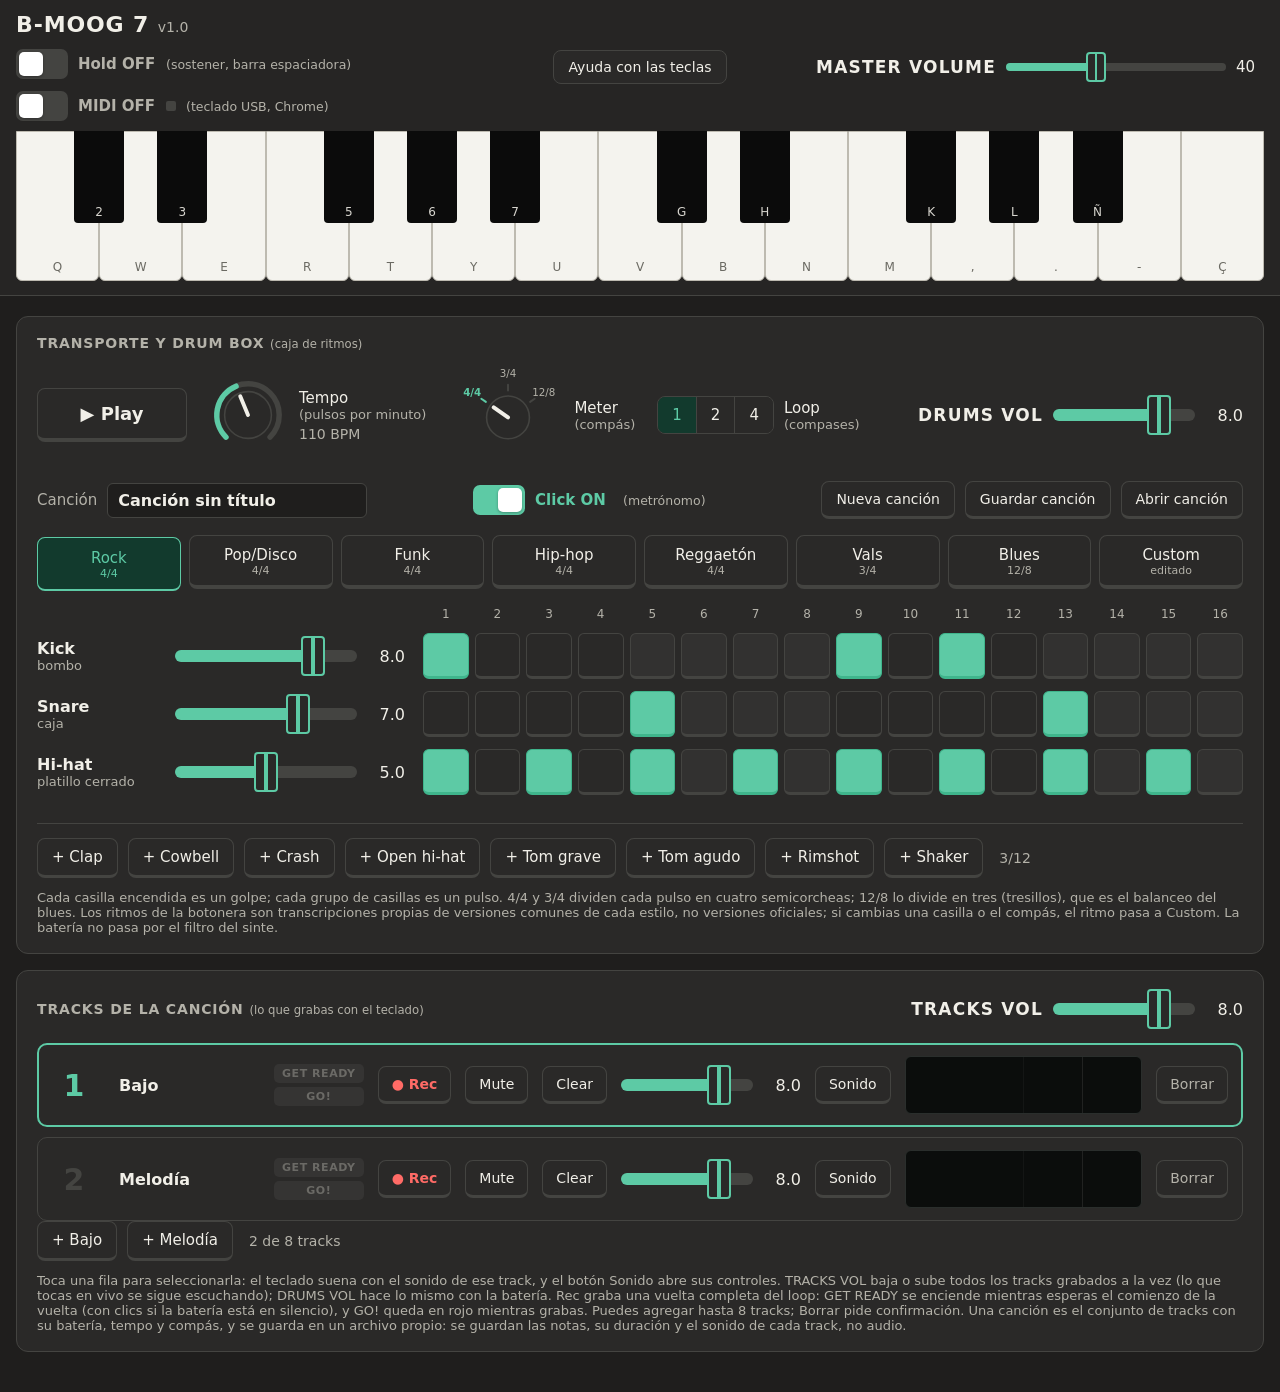
<file: b-moog-7.html>
<!doctype html>
<html lang="es">
<head>
<meta charset="utf-8">
<meta name="viewport" content="width=device-width,initial-scale=1">
<title>B-MOOG 7</title>
<style>
:root{--bg:#faf9f5;--card:#fff;--tx:#1f1e1d;--mut:#6b6a66;--bd:#d9d7cf;--ac:#185FA5;--acbg:#E6F1FB;--blk:#1f1e1d;--f:#993C1D;--e:#0F6E56;--bar:#f1efe8;--on:#0E7A55;--onbg:#DDF3E9}
@media (prefers-color-scheme:dark){:root:not([data-theme="light"]){--bg:#1f1e1d;--card:#2a2928;--tx:#f1efe8;--mut:#b4b2a9;--bd:#444441;--ac:#85B7EB;--acbg:#0C447C;--blk:#0b0b0b;--f:#F0997B;--e:#5DCAA5;--bar:#262524;--on:#5DCAA5;--onbg:#123A2D;color-scheme:dark}}
:root[data-theme="dark"]{--bg:#1f1e1d;--card:#2a2928;--tx:#f1efe8;--mut:#b4b2a9;--bd:#444441;--ac:#85B7EB;--acbg:#0C447C;--blk:#0b0b0b;--f:#F0997B;--e:#5DCAA5;--bar:#262524;--on:#5DCAA5;--onbg:#123A2D;color-scheme:dark}
*{box-sizing:border-box}
body{margin:0;background:var(--bg);color:var(--tx);font-family:system-ui,-apple-system,sans-serif}
.wrap{max-width:1440px;margin:0 auto;padding-left:max(16px,env(safe-area-inset-left,0px));padding-right:max(16px,env(safe-area-inset-right,0px))}
.top{position:sticky;top:env(safe-area-inset-top,0px);z-index:20;background:var(--bar);border-bottom:1px solid var(--bd);padding-block:12px 14px}
.toprow{display:grid;grid-template-columns:1fr auto 1fr;align-items:center;gap:12px 28px;margin-bottom:10px}.toprow .tl{display:flex;flex-wrap:wrap;align-items:center;gap:12px 28px}.toprow .vctl{justify-self:end}@media (max-width:900px){.toprow{grid-template-columns:1fr auto}.toprow .vctl{grid-column:1/-1;justify-self:start}}
h1{font-size:22px;font-weight:600;letter-spacing:.04em;margin:0}
.ctl{display:flex;align-items:center;gap:10px;font-size:15px}
.ctl small{color:var(--mut)}
.ctl input[type=range]{width:220px}
main{padding-block:20px 40px;display:flex;flex-direction:column;gap:16px}
.lead{color:var(--mut);margin:0;font-size:15px;max-width:90ch}
.row2{display:grid;gap:16px;grid-template-columns:minmax(0,1fr) minmax(0,2fr)}
.mods{display:grid;gap:24px;grid-template-columns:minmax(0,1fr) minmax(0,1fr)}
@media (max-width:900px){.row2,.mods{grid-template-columns:minmax(0,1fr)}}
.sec{background:var(--card);border:1px solid var(--bd);border-radius:12px;padding:18px 20px}
.sec>h2{font-size:14px;font-weight:600;letter-spacing:.06em;margin:0 0 14px;color:var(--mut)}
.sec>h2 small{font-weight:400;letter-spacing:0}
h3{font-size:17px;font-weight:600;margin:0 0 10px}
h3 small{font-weight:400;color:var(--mut);font-size:14px}
.lfo{display:grid;gap:20px;grid-template-columns:minmax(0,1fr) minmax(0,1.2fr)}
@media (max-width:700px){.lfo{grid-template-columns:minmax(0,1fr)}}
.wv{display:grid;grid-template-columns:repeat(2,minmax(0,1fr));gap:8px}
.chips{display:flex;flex-wrap:wrap;gap:8px;margin:8px 0}
button{font:inherit;font-size:15px;padding:10px 14px;border-radius:8px;border:1px solid var(--bd);background:var(--card);color:var(--tx);cursor:pointer;text-align:left}
button.on{border-color:var(--ac);background:var(--acbg);color:var(--ac)}
button small{color:var(--mut)}button.on small{color:var(--ac)}
button:focus-visible,input:focus-visible{outline:2px solid var(--ac);outline-offset:2px}
canvas{width:100%;height:140px;display:block;border:1px solid var(--bd);border-radius:8px;margin-bottom:10px}
.k{display:grid;grid-template-columns:130px minmax(0,1fr) 72px;align-items:center;gap:14px;margin-top:12px;font-size:15px}
.k label{line-height:1.25}.k label small{color:var(--mut);font-size:13px}
.k span{text-align:right;font-variant-numeric:tabular-nums}
input[type=range]{-webkit-appearance:none;appearance:none;width:100%;height:28px;background:transparent;cursor:pointer;margin:0}
input[type=range]::-webkit-slider-runnable-track{height:8px;border-radius:4px;background:var(--bd)}
input[type=range]::-moz-range-track{height:8px;border-radius:4px;background:var(--bd)}
input[type=range]::-webkit-slider-thumb{-webkit-appearance:none;width:26px;height:26px;border-radius:50%;background:var(--ac);border:3px solid var(--card);margin-top:-9px}
input[type=range]::-moz-range-thumb{width:20px;height:20px;border-radius:50%;background:var(--ac);border:3px solid var(--card)}
.kb{position:relative;height:150px;user-select:none;-webkit-user-select:none;touch-action:none}
.w{position:absolute;top:0;height:150px;border:1px solid var(--bd);background:var(--card);border-radius:0 0 6px 6px;display:flex;align-items:flex-end;justify-content:center;font-size:12px;color:var(--mut);padding-bottom:6px}
.b{position:absolute;top:0;height:92px;background:var(--blk);border-radius:0 0 4px 4px;z-index:2;display:flex;align-items:flex-end;justify-content:center;font-size:12px;color:#ddd;padding-bottom:4px}
.w.act{background:var(--acbg)}.b.act{background:var(--ac)}
.note{font-size:13px;color:var(--mut)}
.row2{grid-template-columns:minmax(0,1fr) minmax(0,2.4fr)}
.lfo{grid-template-columns:minmax(0,1fr) 220px;gap:28px}
.wlist{display:flex;flex-direction:column;gap:8px}
.wlist button{display:flex;align-items:center;gap:14px}
.wi{width:44px;height:22px;flex:none;fill:none;stroke:currentColor;stroke-width:2;stroke-linejoin:round}
.dest{margin-top:18px}
.modbody{display:grid;grid-template-columns:240px minmax(0,1fr);gap:24px;align-items:center}
canvas.sq{width:240px;height:240px;margin:0}
@media (max-width:600px){.modbody{grid-template-columns:minmax(0,1fr)}canvas.sq{width:100%;height:auto;aspect-ratio:1}}
.knobs{display:grid;grid-template-columns:repeat(2,minmax(0,1fr));gap:20px 12px;justify-items:center}
.kn{display:flex;flex-direction:column;align-items:center;gap:4px;text-align:center;position:relative}
.kin{position:absolute;opacity:0;pointer-events:none;width:1px;height:1px}
.knob{width:88px;height:88px;cursor:ns-resize;touch-action:none;border-radius:50%}
.knob svg{width:100%;height:100%;display:block}
.ktrack{fill:none;stroke:var(--bd);stroke-width:7;stroke-linecap:round}
.karc{fill:none;stroke:var(--ac);stroke-width:7;stroke-linecap:round}
.kbody{fill:var(--card);stroke:var(--bd);stroke-width:2}
.kptr{stroke:var(--tx);stroke-width:5;stroke-linecap:round}
.knob:focus-visible{outline:2px solid var(--ac);outline-offset:2px}
.kl{font-size:15px}.kl small{display:block;font-size:13px;color:var(--mut)}
.kv{font-size:14px;font-variant-numeric:tabular-nums;color:var(--mut)}
.lfo3{display:grid;grid-template-columns:240px minmax(0,1fr) minmax(0,1fr);gap:24px;align-items:start}
@media (max-width:900px){.lfo3{grid-template-columns:minmax(0,1fr)}}
.lcol .knobs{margin-top:14px;display:flex;gap:44px;justify-content:flex-start;padding-left:8px}
.faders{display:flex;justify-content:center;gap:36px}
.fader{width:60px;height:210px;padding:12px 0;display:flex;justify-content:center;cursor:ns-resize;touch-action:none;border-radius:8px}
.fader:focus-visible{outline:2px solid var(--ac);outline-offset:2px}
.ftrack{position:relative;width:8px;height:100%;background:var(--bd);border-radius:4px}
.ffill{position:absolute;left:0;right:0;bottom:0;background:var(--ac);border-radius:4px}
.fthumb{position:absolute;left:50%;width:44px;height:22px;border-radius:6px;background:var(--card);border:2px solid var(--ac);transform:translate(-50%,50%)}
.fthumb::after{content:"";position:absolute;left:8px;right:8px;top:50%;height:2px;background:var(--ac);transform:translateY(-50%)}
.row2{grid-template-columns:auto minmax(0,1fr)}
.lfo3{grid-template-columns:minmax(0,1fr) auto auto auto;gap:28px}
.lknobs{display:flex;flex-direction:column;gap:18px;align-items:center}
canvas.lviz{height:300px;margin:0}
.wlist{align-items:flex-start}
.wlist button{width:auto;background:var(--card);border:1px solid var(--bd);border-bottom:4px solid var(--bd);border-radius:8px;padding:9px 16px 7px;transition:transform .06s,border-bottom-width .06s}
.wlist button:hover{background:var(--bar)}
.wlist button:active{transform:translateY(2px)}
.wlist button.on{background:var(--acbg);border-color:var(--ac);border-bottom-width:2px;transform:translateY(2px);color:var(--ac)}
@media (prefers-reduced-motion:reduce){.wlist button{transition:none}}
@media (max-width:900px){.row2{grid-template-columns:minmax(0,1fr)}}
.row2>.sec{display:flex;flex-direction:column}
.lfo3{flex:1;align-items:stretch}
.lfo3>div{display:flex;flex-direction:column}
.wlist{display:grid;grid-auto-rows:1fr;gap:10px;width:max-content;max-width:100%;flex:1;align-items:stretch;justify-items:stretch}
.wlist button{width:100%;align-items:center}
.lknobs{justify-content:center}
.modbody{grid-template-columns:minmax(0,1fr) auto}
canvas.sq{width:100%;height:250px}
@media (max-width:600px){canvas.sq{height:220px;aspect-ratio:auto}}
button.on,.wlist button.on{background:var(--onbg);border-color:var(--on);color:var(--on)}
button.on small{color:var(--on)}
.karc{stroke:var(--on)}
.ffill{background:var(--on)}
.fthumb{border-color:var(--on)}
.fthumb::after{background:var(--on)}
input[type=range]::-webkit-slider-thumb{background:var(--on)}
input[type=range]::-moz-range-thumb{background:var(--on)}
canvas{background:#0b0d0c;border-color:#2a2e2c}
:root{--trb:#6fe0b0;--trf:#ffab7a;--tre:#6fe0b0;--trl:#9aa39e;--trg:rgba(255,255,255,.28);--grid:rgba(255,255,255,.09);--grid2:rgba(255,255,255,.22)}
.tgl{position:relative;width:52px;height:30px;padding:0;border-radius:15px;border:0;background:var(--bd);cursor:pointer;transition:background .2s;flex:none}
.tgl.on{background:var(--on)}
.knobdot{position:absolute;top:3px;left:3px;width:24px;height:24px;border-radius:50%;background:#fff;box-shadow:0 1px 3px rgba(0,0,0,.3);transition:transform .2s}
.tgl.on .knobdot{transform:translateX(22px)}
.tgl:focus-visible{outline:2px solid var(--ac);outline-offset:2px}
@media (prefers-reduced-motion:reduce){.tgl,.knobdot{transition:none}}
.rlab{font-size:15px;font-weight:600;color:var(--mut);min-width:78px}
.rlab.on{color:var(--on)}
.mled{flex:none;width:10px;height:10px;border-radius:2px;background:var(--bd)}.mled.on{background:var(--onbg);border:1px solid var(--on)}.mled.hit{background:var(--on);box-shadow:0 0 8px var(--on)}
[hidden]{display:none!important}
.helpbtn{padding:8px 14px;font-size:14px}
.modal{position:fixed;inset:0;z-index:50;background:rgba(0,0,0,.45);display:flex;align-items:center;justify-content:center;padding:16px}
.mbox{background:var(--card);color:var(--tx);border:1px solid var(--bd);border-radius:12px;padding:22px 24px;max-width:600px;width:100%;max-height:90vh;overflow:auto}
.mbox h2{font-size:18px;font-weight:600;margin:0 0 14px}
.mbox table{width:100%;border-collapse:collapse;font-size:15px}
.mbox td{padding:9px 6px;border-top:1px solid var(--bd);vertical-align:top}
.mbox td:first-child{color:var(--mut);width:42%}
.mbox kbd{display:inline-block;min-width:24px;padding:2px 6px;margin:1px 2px;border:1px solid var(--bd);border-bottom-width:2px;border-radius:5px;font-family:ui-monospace,monospace;font-size:13px;text-align:center;background:var(--bg)}
.mbox p{font-size:14px;color:var(--mut);margin:14px 0 0;line-height:1.5}
.mclose{margin-top:16px}

.ohead,.orow2{display:grid;grid-template-columns:190px 320px minmax(0,1fr);column-gap:0}
.ohead{align-items:end;padding-bottom:10px}
.ohead h2{font-size:14px;font-weight:600;letter-spacing:.06em;margin:0;color:var(--mut);padding-left:22px}
.ohead h2 small{font-weight:400;letter-spacing:0}
.obig{font-size:24px;font-weight:700;letter-spacing:.08em;line-height:1}
.orow2{border-top:3px solid var(--tx);min-height:194px;align-items:stretch}
.onum{display:flex;align-items:center;justify-content:center;font-size:72px;font-weight:700;line-height:1;color:var(--bd);font-variant-numeric:tabular-nums;transition:color .15s,text-shadow .15s}
.onum.on{color:var(--on);text-shadow:0 0 14px color-mix(in srgb,var(--on) 45%,transparent)}
.ncell{display:flex;flex-direction:column;align-items:center;justify-content:center;gap:12px}
.ncell .mtog{min-width:0;gap:8px;justify-content:center}
.fader.sm{height:118px;padding:8px 0}
.mcell .kl{font-size:14px}
.mvol{display:flex;flex-direction:column;gap:12px;width:100%}
.mrange{display:grid;grid-template-columns:minmax(0,1fr) 44px;align-items:center;gap:12px}
.mrange input[type=range]{height:40px}
.mrange input[type=range]::-webkit-slider-runnable-track{height:12px;border-radius:6px;background:linear-gradient(to right,var(--on) var(--p),var(--bd) var(--p))}
.mrange input[type=range]::-moz-range-track{height:12px;border-radius:6px;background:linear-gradient(to right,var(--on) var(--p),var(--bd) var(--p))}
.mrange input[type=range]::-webkit-slider-thumb{width:24px;height:40px;margin-top:-14px}
.mrange input[type=range]::-moz-range-thumb{width:20px;height:36px}
.mrange .kv{font-size:16px;color:var(--tx);text-align:right}
.mcell{display:flex;align-items:center;justify-content:center;gap:16px;padding:8px 22px;border-left:1px solid var(--bd);border-right:1px solid var(--bd)}
.bcell{display:grid;grid-template-columns:auto minmax(0,1fr) 110px;gap:22px;align-items:center;padding:14px 0 14px 22px}
@media (max-width:1100px){.ohead{display:none}.orow2{grid-template-columns:80px minmax(0,1fr)}.onum{font-size:56px;grid-row:span 2}.mcell{border-right:0}.bcell{grid-column:2;grid-template-columns:minmax(0,1fr);padding-left:22px}}
.w.act,.w.cur{background:var(--card)}
.b.act,.b.cur{background:var(--blk)}
.w::before,.b::before{content:"";position:absolute;top:10px;left:50%;width:14px;height:14px;margin-left:-7px;border-radius:50%;background:rgba(0,0,0,.08)}
.b::before{background:rgba(255,255,255,.1)}
.cur::before{background:#2fe08a;box-shadow:0 0 6px 2px rgba(47,224,138,.85),0 0 18px 5px rgba(47,224,138,.45)}
.act::before{background:rgba(47,224,138,.55)}

.n{display:inline-block;min-width:22px;padding:0 5px;margin-right:6px;border-radius:11px;background:var(--acbg);color:var(--ac);font-size:12px;font-weight:600;text-align:center;line-height:20px;vertical-align:1px;font-variant-numeric:tabular-nums}
.lead3{color:var(--mut);margin:0;font-size:15px;max-width:110ch;line-height:1.5}
.row3{display:grid;gap:16px;grid-template-columns:minmax(0,1fr) auto}
@media (max-width:1100px){.row3{grid-template-columns:minmax(0,1fr)}}
.row3>.sec{display:flex;flex-direction:column}
.orow,.mrow{display:grid;align-items:center;height:194px;box-sizing:border-box;padding-block:14px;border-top:1px solid var(--bd)}
@media (max-width:1100px){.orow,.mrow{height:auto}}
.orows>.orow:first-child,.mrows>.mrow:first-child{border-top:0;padding-top:4px}
.orow{grid-template-columns:118px auto minmax(0,1fr) 110px;gap:22px}
.mrow{grid-template-columns:auto 110px;gap:22px}
.oname{font-weight:600;font-size:16px;line-height:1.3}
.oname small{display:block;font-weight:400;font-size:13px;color:var(--mut)}
.wcol{display:flex;flex-direction:column;gap:8px;min-width:0}
.wcol .kl{text-align:left}
.wrow{display:grid;grid-template-columns:repeat(4,minmax(0,1fr));gap:10px}
.wrow button{display:flex;flex-direction:column;align-items:center;justify-content:center;gap:6px;min-height:84px;background:var(--card);border:1px solid var(--bd);border-bottom:4px solid var(--bd);border-radius:8px;padding:9px 8px 7px;text-align:center;transition:transform .06s}
.wrow button:hover{background:var(--bar)}
.wrow button.on{background:var(--onbg);border-color:var(--on);border-bottom-width:2px;transform:translateY(2px);color:var(--on)}
.wrow .wi{width:52px;height:26px}
.blank{display:flex;align-items:center;justify-content:center;color:var(--mut);font-size:13px;text-align:center;line-height:1.3}
.sel{display:flex;flex-direction:column;align-items:center;gap:2px}
.rsel{width:150px;height:126px;cursor:ns-resize;touch-action:none;border-radius:10px}
.rsel:focus-visible{outline:2px solid var(--ac);outline-offset:2px}
.rsel svg{width:100%;height:100%;display:block;overflow:visible}
.rsel .tick{stroke:var(--bd);stroke-width:2.5;stroke-linecap:round}
.rsel .tick.on{stroke:var(--on)}
.rsel text{font-size:13px;fill:var(--mut);cursor:pointer;font-variant-numeric:tabular-nums}
.rsel text.on{fill:var(--on);font-weight:700}
.mtog{display:flex;align-items:center;gap:12px;min-width:150px}
.mtog .rlab{min-width:0}
.mods3{display:grid;gap:24px;grid-template-columns:minmax(0,1fr) minmax(0,1fr)}
@media (max-width:1000px){.mods3{grid-template-columns:minmax(0,1fr)}}
html:root:not(#_){--bg:#1f1e1d;--card:#2a2928;--tx:#f1efe8;--mut:#b4b2a9;--bd:#444441;--ac:#85B7EB;--acbg:#0C447C;--blk:#0b0b0b;--f:#F0997B;--e:#5DCAA5;--bar:#262524;--on:#5DCAA5;--onbg:#123A2D;color-scheme:dark}
.w,.w.act,.w.cur{background:#f4f3ee;color:#6b6a63;border-color:#bdbab0}
.b,.b.act,.b.cur{background:#0b0b0b;color:#d8d6cf}
.w::before{background:rgba(0,0,0,.1)}
.w::before,.b::before{display:none}
.w.act{background:#cdeee1}.b.act{background:#1f5a46}
.w.cur{background:#5DCAA5;color:#0b2a20;border-color:#3fb58c}.b.cur{background:#3fb58c;color:#0b2a20}
input[type=range]::-webkit-slider-thumb{width:20px;height:30px;margin-top:-11px;border-radius:4px;border:2px solid var(--on);background:linear-gradient(to right,transparent 42%,var(--on) 42% 58%,transparent 58%),var(--card)}
input[type=range]::-moz-range-thumb{width:16px;height:26px;border-radius:4px;border:2px solid var(--on);background:linear-gradient(to right,transparent 42%,var(--on) 42% 58%,transparent 58%),var(--card)}
.tgl{border-radius:7px}.knobdot{border-radius:5px}
.mrange input[type=range]::-webkit-slider-thumb{width:24px;height:40px;margin-top:-14px}
.mrange input[type=range]::-moz-range-thumb{width:20px;height:36px}
.mvl{font-size:17px;font-weight:700;letter-spacing:.07em;color:var(--tx)}
.dbox{display:grid;grid-template-columns:auto minmax(0,1fr);gap:28px;align-items:center}
@media (max-width:900px){.dbox{grid-template-columns:minmax(0,1fr)}}
.dctl{display:flex;flex-direction:column;align-items:center;gap:16px}
.playbtn{min-width:150px;padding:14px 18px;font-size:18px;font-weight:700;text-align:center;border:1px solid var(--bd);border-bottom:4px solid var(--bd);border-radius:8px;background:var(--card)}
.playbtn.on{background:var(--onbg);border-color:var(--on);color:var(--on);border-bottom-width:2px;transform:translateY(2px)}
.dright{display:flex;flex-direction:column;gap:14px;min-width:0}
.presets{display:grid;grid-template-columns:repeat(8,minmax(0,1fr));gap:8px}
@media (max-width:900px){.presets{grid-template-columns:repeat(4,minmax(0,1fr))}}
.presets button{background:var(--card);border:1px solid var(--bd);border-bottom:4px solid var(--bd);border-radius:8px;padding:8px 14px 6px;font-size:14px;text-align:center}
.presets button small{display:block;font-size:11px;color:var(--mut)}
.presets button.on{background:var(--onbg);border-color:var(--on);color:var(--on);border-bottom-width:2px;transform:translateY(2px)}
.presets button.on small{color:var(--on)}
.presets .custom{cursor:default}
.dgrid{display:flex;flex-direction:column;gap:12px;min-width:0}
.drow{display:grid;grid-template-columns:120px 230px minmax(0,1fr);gap:18px;align-items:center}
.dname{font-weight:600;font-size:16px}.dname small{display:block;font-weight:400;font-size:13px;color:var(--mut)}
.steps{display:grid;grid-template-columns:repeat(16,minmax(0,1fr));gap:6px}
.st{height:46px;padding:0;border-radius:6px;border:1px solid var(--bd);border-bottom:3px solid var(--bd);background:var(--card)}
.st.g2{background:#323130}
.st.on{background:var(--on);border-color:#3fb58c}
.st.now{outline:3px solid #ffab7a;outline-offset:1px}
.snum{display:grid;grid-template-columns:repeat(16,minmax(0,1fr));gap:6px;font-size:12px;color:var(--mut);text-align:center;font-variant-numeric:tabular-nums}
.drow .mrange{grid-template-columns:minmax(0,1fr) 36px}
.relnote{font-size:13px;color:var(--mut);line-height:1.45;margin:12px 0 0;max-width:60ch}
.dbox{grid-template-columns:minmax(0,1fr);gap:18px}
.dtop{display:flex;flex-wrap:wrap;align-items:center;gap:16px 30px}
.dtop .kn{display:grid;grid-template-columns:auto auto;column-gap:12px;align-items:center;text-align:left}
.dtop .kn .knob{grid-row:1/3;width:78px;height:78px}
.dtop .kn .kl{align-self:end}.dtop .kn .kv{align-self:start}
.dtop .sel{display:grid;grid-template-columns:auto auto;column-gap:6px;align-items:center}
.dtop .rsel{width:120px;height:100px}
.dtop .presets{flex:1;min-width:560px}
@media (max-width:900px){.dtop .presets{min-width:0;flex-basis:100%}}
.dtop .presets{flex:0 0 100%;min-width:0}
.presets button{padding:10px 10px 8px;font-size:15px;white-space:nowrap}
.mods4{display:grid;grid-template-columns:repeat(3,minmax(0,1fr));gap:28px}
@media (max-width:1100px){.mods4{grid-template-columns:minmax(0,1fr)}}
.mcol{display:flex;flex-direction:column;gap:12px;min-width:0}
canvas.mviz{width:100%;height:190px;margin:0}
.mcol .faders{justify-content:center}
.f4{gap:14px!important}
.mcol .fader{height:170px}
.f4 .kl{font-size:14px}
.knobs4{display:grid;grid-template-columns:repeat(4,minmax(0,1fr));gap:8px;justify-items:center}
.knobs4 .knob{width:70px;height:70px}
.knobs4 .kl{font-size:14px}
.mrow2 .dname{color:var(--on)}
.mrow2{padding-bottom:6px;border-bottom:1px solid var(--bd)}
.dmast .mrange{width:190px;grid-template-columns:minmax(0,1fr) 36px} .dtop .dmast{display:flex;align-items:center;gap:10px}
.mvl{font-size:17px;font-weight:700;letter-spacing:.07em;color:var(--tx)}
.dtop .dmast{margin-left:auto}
.dmast .mvl{order:-1}

.trhead{display:flex;align-items:center;gap:16px;margin-bottom:14px}
.trhead h2{margin:0;font-size:14px;font-weight:600;letter-spacing:.06em;color:var(--mut)}
.trhead h2 small{font-weight:400;letter-spacing:0}
.trhead .dmast{margin-left:auto;display:flex;align-items:center;gap:10px}
.sndhead{display:flex;flex-wrap:wrap;align-items:center;gap:12px 16px;padding:14px 18px;border:2px solid var(--on);border-radius:12px;background:var(--card)}
.sndhead .sp{flex:1}
.sndname{font-size:20px;color:var(--mut)}.sndname b{color:var(--tx)}
.sndhead .playbtn{min-width:120px;padding:10px 14px;font-size:16px}
#backbtn,#minimute{padding:10px 14px;border-bottom-width:3px}
#minimute.on{background:#4a4a48}
#paneSonido.anim{animation:slidein .28s ease-out}
@keyframes slidein{from{opacity:0;transform:translateX(60px)}to{opacity:1;transform:none}}
@media (prefers-reduced-motion:reduce){#paneSonido.anim{animation:none}}
.tabs{display:flex;gap:8px;align-items:flex-end;border-bottom:2px solid var(--bd);margin-bottom:-4px}
.tabs button{border:1px solid var(--bd);border-bottom:0;border-radius:8px 8px 0 0;padding:10px 22px;font-size:16px;font-weight:600;background:var(--card);color:var(--mut)}
.tabs button.on{background:var(--onbg);color:var(--on);border-color:var(--on)}
.tabs button small{font-weight:400;font-size:13px}
.tabpane{display:flex;flex-direction:column;gap:16px}
.dtop .seg{display:flex;align-items:center;gap:10px}
.seg .segb{display:flex;border:1px solid var(--bd);border-radius:8px;overflow:hidden}
.seg .segb button{border:0;border-right:1px solid var(--bd);border-radius:0;padding:9px 14px;background:var(--card);text-align:center;font-variant-numeric:tabular-nums}
.seg .segb button:last-child{border-right:0}
.seg .segb button.on{background:var(--onbg);color:var(--on)}
.seg .kl{font-size:15px}
.dtop .files{display:flex;gap:10px;align-items:center;flex:1 1 100%}
.files .sp{flex:1}
.song{display:flex;align-items:center;gap:10px;font-size:15px;color:var(--mut)}
.song input{font:inherit;font-size:16px;font-weight:600;color:var(--tx);background:var(--bg);border:1px solid var(--bd);border-radius:6px;padding:7px 10px;width:260px}
.addl{display:flex;gap:10px;align-items:center}
.addl button{padding:9px 14px;border-bottom-width:3px}
.addl .kv{margin-left:6px}
.lrow .delb{color:var(--mut)}
.lrow .delb.warn,.files button.warn{background:#5a1f1d;color:#ffb3b0;border-color:#e5322d}
.files button{padding:9px 14px;font-size:14px;border-bottom-width:3px}
.flash{font-size:13px;color:var(--on)}
.dtop{gap:16px 22px}
.lines{display:flex;flex-direction:column;gap:10px}
.lrow{display:grid;grid-template-columns:44px 150px auto auto auto auto 180px auto minmax(0,1fr) auto;gap:14px;align-items:center;padding:12px 14px;border:1px solid var(--bd);border-radius:10px;background:var(--card);cursor:pointer}
.lrow.sel{border:2px solid var(--on);padding:11px 13px}
.lnum{font-size:30px;font-weight:700;color:var(--bd);text-align:center}
.lrow.sel .lnum{color:var(--on)}
.lname{font:inherit;font-size:16px;font-weight:600;background:transparent;color:var(--tx);border:1px solid transparent;border-radius:6px;padding:6px 8px;width:100%}
.lname:hover,.lname:focus{border-color:var(--bd);outline:none}
.lamps{display:flex;flex-direction:column;gap:4px}
.lamp{padding:3px 8px;border-radius:5px;font-weight:800;font-size:11px;letter-spacing:.05em;background:#353433;color:#6b6a66;text-align:center}
.lamp.ready.lit{background:#f08a24;color:#1b0f00;box-shadow:0 0 10px 1px rgba(240,138,36,.8)}
.lamp.go.lit{background:#e5322d;color:#fff;box-shadow:0 0 12px 2px rgba(229,50,45,.85)}
.lrow button{padding:9px 13px;font-size:14px;border-bottom-width:3px;text-align:center}
.lrow .recb{color:#ff6b66;font-weight:700}
.lrow .recb.on{background:#e5322d;color:#fff;border-color:#e5322d}
.lrow .muteb.on{background:#4a4a48;color:var(--tx)}
.lrow .mrange{grid-template-columns:minmax(0,1fr) 36px}
.roll{height:58px;width:100%;margin:0;border-radius:6px}
@media (max-width:1100px){.lrow{grid-template-columns:44px minmax(0,1fr) auto auto auto;}.lrow .roll,.lrow .mrange{grid-column:1/-1}}
.edithead{display:flex;flex-wrap:wrap;align-items:center;gap:12px;font-size:16px}
.edithead .chips2{display:flex;gap:8px}
.edithead .chips2 button{padding:8px 14px;border-bottom-width:3px}
.edithead .chips2 button.on{background:var(--onbg);color:var(--on);border-color:var(--on)}
#vol::-webkit-slider-runnable-track{background:linear-gradient(to right,var(--on) var(--p,40%),var(--bd) var(--p,40%))}#vol::-moz-range-track{background:linear-gradient(to right,var(--on) var(--p,40%),var(--bd) var(--p,40%))}.dadd{flex-wrap:wrap;margin-top:14px;padding-top:14px;border-top:1px solid var(--bd)}.ddel{display:block;margin-top:5px;font-size:12px;padding:3px 8px;color:var(--mut)}.ddel.warn{background:#5a1f1d;color:#ffb3b0;border-color:#e5322d}.mbox .pqp{font-size:15px;color:var(--tx)}.pqb{display:flex;flex-wrap:wrap;gap:10px;margin-top:18px}.pqb button{padding:10px 14px;text-align:left;line-height:1.3}.pqb button small{display:block;font-size:12px;color:var(--mut)}</style>
</head>
<body>
<div class="top"><div class="wrap">
  <div class="toprow">
    <div class="tl"><h1>B-MOOG 7 <small style="font-size:14px;font-weight:400;color:var(--mut);letter-spacing:0">v1.0</small></h1>
    <div class="ctl"><input type="checkbox" id="hold" hidden><button type="button" class="tgl" id="holdsw" role="switch" aria-checked="false" aria-label="Hold"><span class="knobdot"></span></button><span class="rlab" id="holdon">Hold OFF</span> <small>(sostener, barra espaciadora)</small></div>
    <div class="ctl"><button type="button" class="tgl" id="midisw" role="switch" aria-checked="false" aria-label="MIDI"><span class="knobdot"></span></button><span class="rlab" id="midion">MIDI OFF</span><i class="mled" id="mled"></i> <small id="midist">(teclado USB, Chrome)</small></div></div>
    <button type="button" class="helpbtn" id="helpbtn">Ayuda con las teclas</button>
    <label class="ctl vctl"><span class="mvl">MASTER VOLUME</span><input type="range" id="vol" min="0" max="100" step="1" value="40"><span id="vo" style="min-width:28px;font-variant-numeric:tabular-nums">40</span></label>
  </div>
  <div class="kb" id="kb"></div>
</div></div>

<div class="wrap"><main>
<div class="tabpane" id="paneMesa">
<section class="sec">
  <h2>TRANSPORTE Y DRUM BOX <small>(caja de ritmos)</small></h2>
  <div class="dbox">
    <div class="dtop"><button type="button" class="playbtn" id="playbtn">&#9654; Play</button><div class="kn"><input class="kin" type="range" id="tempo" min="60" max="180" step="1" value="100" tabindex="-1" aria-hidden="true"><div class="knob" data-for="tempo" tabindex="0" role="slider" aria-label="Tempo"><svg viewBox="0 0 100 100"><path class="ktrack"/><path class="karc"/><circle class="kbody" cx="50" cy="50" r="30"/><line class="kptr" x1="50" y1="50" x2="50" y2="24"/></svg></div><div class="kl">Tempo <small>(pulsos por minuto)</small></div><div class="kv" id="tempoo"></div></div><div id="meterSel"></div><div class="seg"><div class="segb" id="barsel"><button type="button" data-b="1" class="on">1</button><button type="button" data-b="2">2</button><button type="button" data-b="4">4</button></div><div class="kl">Loop <small>(compases)</small></div></div><div class="seg dmast"><div class="mrange"><input type="range" id="dmv" min="0" max="10" step="0.1" value="8" aria-label="Volumen master de la batería" style="--p:80%"><span class="kv" id="dmvo">8.0</span></div><span class="mvl">DRUMS VOL</span></div><div class="files"><label class="song">Canción <input id="songname" maxlength="40" value="Canción sin título" aria-label="Nombre de la canción"></label><span class="sp"></span><div class="ctl"><input type="checkbox" id="click" checked hidden><button type="button" class="tgl on" id="clicksw" role="switch" aria-checked="true" aria-label="Metrónomo"><span class="knobdot"></span></button><span class="rlab on" id="clickon">Click ON</span> <small>(metrónomo)</small></div><span class="sp"></span><span class="flash" id="flash" role="status"></span><button type="button" id="newbtn">Nueva canción</button><button type="button" id="savebtn">Guardar canción</button><button type="button" id="openbtn">Abrir canción</button><input type="file" id="openfile" accept=".json,application/json" hidden></div><div class="presets" id="presets"></div></div>
    <div class="dright"><div class="dgrid" id="dgrid"></div><div class="addl dadd" id="dadd"></div></div>
  </div>
  <p class="note" style="margin:12px 0 0">Cada casilla encendida es un golpe; cada grupo de casillas es un pulso. 4/4 y 3/4 dividen cada pulso en cuatro semicorcheas; 12/8 lo divide en tres (tresillos), que es el balanceo del blues. Los ritmos de la botonera son transcripciones propias de versiones comunes de cada estilo, no versiones oficiales; si cambias una casilla o el compás, el ritmo pasa a Custom. La batería no pasa por el filtro del sinte.</p>
</section>
<section class="sec">
  <div class="trhead"><h2>TRACKS DE LA CANCIÓN <small>(lo que grabas con el teclado)</small></h2><div class="seg dmast tvol"><div class="mrange"><input type="range" id="tvm" min="0" max="10" step="0.1" value="8" aria-label="Volumen de todos los tracks" style="--p:80%"><span class="kv" id="tvmo">8.0</span></div><span class="mvl">TRACKS VOL</span></div></div>
  <div class="lines" id="lines"></div>
  <div class="addl" id="addl"><button type="button" data-t="bass">+ Bajo</button><button type="button" data-t="lead">+ Melodía</button><span class="kv" id="lcount"></span></div>
  <p class="note" style="margin:12px 0 0">Toca una fila para seleccionarla: el teclado suena con el sonido de ese track, y el botón Sonido abre sus controles. TRACKS VOL baja o sube todos los tracks grabados a la vez (lo que tocas en vivo se sigue escuchando); DRUMS VOL hace lo mismo con la batería. Rec graba una vuelta completa del loop: GET READY se enciende mientras esperas el comienzo de la vuelta (con clics si la batería está en silencio), y GO! queda en rojo mientras grabas. Puedes agregar hasta 8 tracks; Borrar pide confirmación. Una canción es el conjunto de tracks con su batería, tempo y compás, y se guarda en un archivo propio: se guardan las notas, su duración y el sonido de cada track, no audio.</p>
</section>
</div>
<div class="tabpane" id="paneSonido" hidden>
<div class="sndhead"><button type="button" id="backbtn">&#8592; Volver a la canción</button><div class="sndname">Sonido de <b id="sndline"></b></div><span class="sp"></span><span class="lamp ready" id="mready">GET READY</span><span class="lamp go" id="mgo">GO!</span><button type="button" class="playbtn" id="miniplay">&#9654; Play</button><button type="button" id="minimute" aria-pressed="false">Mute</button></div>
<section class="sec">
  <div class="ohead"><div class="obig">OSCILLATOR</div><h2>MIXER <small>(mezclador)</small></h2><h2>OSCILLATOR BANK <small>(banco de osciladores)</small></h2></div>
  <div id="oscgrid"></div>
  <p class="note" style="margin:12px 0 0">Range va en pies, como los tubos de órgano: cada paso es una octava y 8' es la afinación del teclado. LO es tan grave que se oye como pulsos. Frequency desafina respecto del oscilador 1: unos pocos cents lo engrosan, 700 cents es una quinta. El Minimoog tiene más formas de onda; aquí van cuatro.</p>
</section>

<section class="sec">
  <h2>MODIFIERS <small>(modificadores)</small></h2>
  <div class="mods4">
    <div class="mcol">
      <h3>Filter <small>(filtro, low pass)</small></h3>
      <canvas id="fc" class="mviz"></canvas>
      <div class="faders"><div class="kn"><input class="kin" type="range" id="cut" min="0" max="1000" step="1" value="480" tabindex="-1" aria-hidden="true"><div class="fader" data-for="cut" tabindex="0" role="slider" aria-orientation="vertical" aria-label="Cutoff"><div class="ftrack"><div class="ffill"></div><div class="fthumb"></div></div></div><div class="kl"><span class="n">17</span>Cutoff <small>(corte)</small></div><div class="kv" id="cuto"></div></div><div class="kn"><input class="kin" type="range" id="res" min="0" max="25" step="0.1" value="4" tabindex="-1" aria-hidden="true"><div class="fader" data-for="res" tabindex="0" role="slider" aria-orientation="vertical" aria-label="Emphasis"><div class="ftrack"><div class="ffill"></div><div class="fthumb"></div></div></div><div class="kl"><span class="n">18</span>Emphasis <small>(resonancia)</small></div><div class="kv" id="reso"></div></div></div>
    </div>
    <div class="mcol">
      <h3>Filter Contour <small>(envolvente del filtro)</small></h3>
      <canvas id="fe" class="mviz"></canvas>
      <div class="faders f4"><div class="kn"><input class="kin" type="range" id="famt" min="0" max="100" step="1" value="40" tabindex="-1" aria-hidden="true"><div class="fader" data-for="famt" tabindex="0" role="slider" aria-orientation="vertical" aria-label="Amount"><div class="ftrack"><div class="ffill"></div><div class="fthumb"></div></div></div><div class="kl"><span class="n">19</span>Amount <small>(cantidad)</small></div><div class="kv" id="famto"></div></div><div class="kn"><input class="kin" type="range" id="fatk" min="0" max="1000" step="1" value="150" tabindex="-1" aria-hidden="true"><div class="fader" data-for="fatk" tabindex="0" role="slider" aria-orientation="vertical" aria-label="Attack"><div class="ftrack"><div class="ffill"></div><div class="fthumb"></div></div></div><div class="kl"><span class="n">20</span>Attack <small>(ataque)</small></div><div class="kv" id="fatko"></div></div><div class="kn"><input class="kin" type="range" id="fdec" min="0" max="1000" step="1" value="450" tabindex="-1" aria-hidden="true"><div class="fader" data-for="fdec" tabindex="0" role="slider" aria-orientation="vertical" aria-label="Decay"><div class="ftrack"><div class="ffill"></div><div class="fthumb"></div></div></div><div class="kl"><span class="n">21</span>Decay <small>(decaimiento)</small></div><div class="kv" id="fdeco"></div></div><div class="kn"><input class="kin" type="range" id="fsus" min="0" max="100" step="1" value="30" tabindex="-1" aria-hidden="true"><div class="fader" data-for="fsus" tabindex="0" role="slider" aria-orientation="vertical" aria-label="Sustain"><div class="ftrack"><div class="ffill"></div><div class="fthumb"></div></div></div><div class="kl"><span class="n">22</span>Sustain <small>(sostenido)</small></div><div class="kv" id="fsuso"></div></div></div>
      <p class="relnote">Mueve el corte del filtro en cada nota: lo abre durante el ataque y lo deja en el nivel de Sustain. Amount es cuánto lo abre; en 0 no hace nada. Al soltar, el filtro vuelve a su lugar en el tiempo de Release.</p>
    </div>
    <div class="mcol">
      <h3>Loudness Contour <small>(envolvente del volumen)</small></h3>
      <canvas id="ec" class="mviz"></canvas>
      <div class="faders f4"><div class="kn"><input class="kin" type="range" id="atk" min="0" max="1000" step="1" value="50" tabindex="-1" aria-hidden="true"><div class="fader" data-for="atk" tabindex="0" role="slider" aria-orientation="vertical" aria-label="Attack"><div class="ftrack"><div class="ffill"></div><div class="fthumb"></div></div></div><div class="kl"><span class="n">23</span>Attack <small>(ataque)</small></div><div class="kv" id="atko"></div></div><div class="kn"><input class="kin" type="range" id="dec" min="0" max="1000" step="1" value="400" tabindex="-1" aria-hidden="true"><div class="fader" data-for="dec" tabindex="0" role="slider" aria-orientation="vertical" aria-label="Decay"><div class="ftrack"><div class="ffill"></div><div class="fthumb"></div></div></div><div class="kl"><span class="n">24</span>Decay <small>(decaimiento)</small></div><div class="kv" id="deco"></div></div><div class="kn"><input class="kin" type="range" id="sus" min="0" max="100" step="1" value="70" tabindex="-1" aria-hidden="true"><div class="fader" data-for="sus" tabindex="0" role="slider" aria-orientation="vertical" aria-label="Sustain"><div class="ftrack"><div class="ffill"></div><div class="fthumb"></div></div></div><div class="kl"><span class="n">25</span>Sustain <small>(sostenido)</small></div><div class="kv" id="suso"></div></div><div class="kn"><input class="kin" type="range" id="rel" min="0" max="1000" step="1" value="400" tabindex="-1" aria-hidden="true"><div class="fader" data-for="rel" tabindex="0" role="slider" aria-orientation="vertical" aria-label="Release"><div class="ftrack"><div class="ffill"></div><div class="fthumb"></div></div></div><div class="kl">Release <small>(relajación)</small></div><div class="kv" id="relo"></div></div></div>
      <p class="relnote">Release no existe como perilla en el Minimoog (allí lo resuelve el interruptor Decay). Aquí sirve para las dos envolventes.</p>
    </div>
  </div>
  <p class="note" style="margin:14px 0 0">Sliders verticales: arrastra el control o haz clic en cualquier punto de la guía. Selectores giratorios: arrastra hacia arriba o abajo (con Shift, más fino), o usa la rueda del mouse o las flechas. Doble clic vuelve al valor inicial.</p>
</section>

<section class="sec">
  <h2>SCOPE <small>(visor: la onda y su envolvente en el tiempo)</small></h2>
  <canvas id="scope" style="height:200px"></canvas>
  <div class="note">Naranja: la envolvente, medida en tiempo real del sonido del sinte (sin la batería). Verde: la forma del oscilador 1, ralentizada para que se pueda ver. Lo nuevo entra por la derecha.</div>
</section>
</div>
</main></div>
<div class="modal" id="pq" hidden><div class="mbox" role="dialog" aria-modal="true" aria-labelledby="pqt">
<h2 id="pqt">Ritmo <span id="pqn"></span></h2>
<p class="pqp">Este ritmo viene solo con Kick, Snare y Hi-hat, y tú tienes tambores adicionales cargados.</p>
<div class="pqb"><button type="button" id="pqa">Adaptar lo existente<small>mantengo los tambores adicionales</small></button><button type="button" id="pqz">Comenzar desde cero<small>quito los tambores adicionales</small></button><button type="button" id="pqx">Cancelar</button></div>
</div></div>
<div class="modal" id="help" hidden><div class="mbox" role="dialog" aria-modal="true" aria-labelledby="helpt">
<h2 id="helpt">Teclas del computador</h2>
<table>
<tr><td>Primera octava, blancas</td><td><kbd>Q</kbd><kbd>W</kbd><kbd>E</kbd><kbd>R</kbd><kbd>T</kbd><kbd>Y</kbd><kbd>U</kbd></td></tr>
<tr><td>Primera octava, negras</td><td><kbd>2</kbd><kbd>3</kbd><kbd>5</kbd><kbd>6</kbd><kbd>7</kbd></td></tr>
<tr><td>Segunda octava, blancas</td><td><kbd>V</kbd><kbd>B</kbd><kbd>N</kbd><kbd>M</kbd><kbd>,</kbd><kbd>.</kbd><kbd>-</kbd></td></tr>
<tr><td>Segunda octava, negras</td><td><kbd>G</kbd><kbd>H</kbd><kbd>K</kbd><kbd>L</kbd><kbd>Ñ</kbd></td></tr>
<tr><td>Último Do</td><td><kbd>Ç</kbd></td></tr>
<tr><td>Hold (sostener)</td><td><kbd>Barra espaciadora</kbd></td></tr>
</table>
<p>Con Hold activo, la tecla que tocas queda sonando hasta que la vuelves a tocar. Es polifónico: puedes tocar acordes de hasta 8 notas. Toca con el sonido del track seleccionado. También puedes tocar con el mouse o el dedo sobre el teclado dibujado.</p>
<button type="button" class="mclose" id="helpx">Cerrar</button>
</div></div>
<script>
const $=id=>document.getElementById(id);
const NM=["C","C#","D","D#","E","F","F#","G","G#","A","A#","B"];
const KEYS=["q","2","w","3","e","r","5","t","6","y","7","u","v","g","b","h","n","m","k",",","l",".","ñ","-","ç"];
const notes=[];for(let s=0;s<25;s++)notes.push([NM[s%12],s,KEYS[s]]);
const kb=$("kb"),cut=$("cut"),res=$("res"),vol=$("vol"),hold=$("hold");
const ICONS={"triangle": "<svg class=\"wi\" viewBox=\"0 0 44 22\" aria-hidden=\"true\"><path d=\"M2,19.0 L3,17.4 L4,15.8 L5,14.2 L6,12.6 L7,11.0 L8,9.4 L9,7.8 L10,6.2 L11,4.6 L12,3.0 L13,4.6 L14,6.2 L15,7.8 L16,9.4 L17,11.0 L18,12.6 L19,14.2 L20,15.8 L21,17.4 L22,19.0 L23,17.4 L24,15.8 L25,14.2 L26,12.6 L27,11.0 L28,9.4 L29,7.8 L30,6.2 L31,4.6 L32,3.0 L33,4.6 L34,6.2 L35,7.8 L36,9.4 L37,11.0 L38,12.6 L39,14.2 L40,15.8 L41,17.4 L42,19.0\"/></svg>", "sawtooth": "<svg class=\"wi\" viewBox=\"0 0 44 22\" aria-hidden=\"true\"><path d=\"M2,3 L22,19 V3 L42,19 V3\"/></svg>", "square": "<svg class=\"wi\" viewBox=\"0 0 44 22\" aria-hidden=\"true\"><path d=\"M2,3 H12 V19 H22 V3 H32 V19 H42\"/></svg>", "pulse": "<svg class=\"wi\" viewBox=\"0 0 44 22\" aria-hidden=\"true\"><path d=\"M2,3 H7 V19 H22 V3 H27 V19 H42\"/></svg>"};
const FEET=[["LO",-8],["32'",-2],["16'",-1],["8'",0],["4'",1],["2'",2]];
const WAVES=[["triangle","Triangle"],["sawtooth","Saw"],["square","Square"],["pulse","Pulse"]];
const OMETA=[
 {name:"Oscillator 1",sub:"referencia de afinación",rangeN:"4",waveN:"5",freqN:null,volN:"12",swN:"C"},
 {name:"Oscillator 2",sub:"se desafina respecto del 1",rangeN:null,waveN:null,freqN:"7",volN:"13",swN:"E"},
 {name:"Oscillator 3",sub:"se desafina respecto del 1",rangeN:"9",waveN:"11",freqN:"10",volN:"14",swN:"G"}];
function mkSound(o){return {cut:o.cut,res:o.res,atk:o.atk,dec:o.dec,sus:o.sus,rel:o.rel,famt:o.famt,fatk:o.fatk,fdec:o.fdec,fsus:o.fsus,osc:o.osc.map((x,i)=>Object.assign({},OMETA[i],{oct:x.oct,wave:x.wave,cents:x.cents,vol:x.vol,on:x.on}))};}
const SOUNDS={
 bass:{cut:330,res:3,atk:10,dec:400,sus:60,rel:250,famt:30,fatk:60,fdec:380,fsus:20,osc:[{oct:-1,wave:"sawtooth",cents:0,vol:8,on:true},{oct:-1,wave:"square",cents:6,vol:6,on:true},{oct:-2,wave:"square",cents:0,vol:5,on:false}]},
 lead:{cut:480,res:5,atk:50,dec:400,sus:70,rel:400,famt:45,fatk:150,fdec:500,fsus:35,osc:[{oct:0,wave:"sawtooth",cents:0,vol:8,on:true},{oct:0,wave:"sawtooth",cents:8,vol:7,on:true},{oct:1,wave:"triangle",cents:0,vol:5,on:false}]}};
let LINES=[{name:"Bajo",vol:8,mute:false,notes:[],sound:mkSound(SOUNDS.bass)},{name:"Melodía",vol:8,mute:false,notes:[],sound:mkSound(SOUNDS.lead)}];
let sel=0,O=LINES[0].sound.osc;
let ctx=null,master,synthBus,drumBus,an,buf,pulse,noiseBuf;const voices={};const pb=new Set();
const FMIN=60,FMAX=12000;
const cutHz=()=>FMIN*Math.pow(FMAX/FMIN,cut.value/1000);
const tExp=(v,min,max)=>min*Math.pow(max/min,v/1000);
const A=()=>tExp($("atk").value,0.002,3),D=()=>tExp($("dec").value,0.01,3),S=()=>$("sus").value/100,R=()=>tExp($("rel").value,0.01,4);
const cutV=v=>FMIN*Math.pow(FMAX/FMIN,v/1000);
const FA=()=>$("famt").value/100,FAT=()=>tExp($("fatk").value,0.002,3),FDE=()=>tExp($("fdec").value,0.01,3),FSU=()=>$("fsus").value/100;
const sFA=s=>s.famt/100,sFAT=s=>tExp(s.fatk,0.002,3),sFDE=s=>tExp(s.fdec,0.01,3),sFSU=s=>s.fsus/100;
const sA=s=>tExp(s.atk,0.002,3),sD=s=>tExp(s.dec,0.01,3),sS=s=>s.sus/100,sR=s=>tExp(s.rel,0.01,4);
const badge=n=>n?'<span class="n">'+n+'</span>':'';
function knobHTML(id,mn,mx,st,val,name,es,out,n){return '<div class="kn"><input class="kin" type="range" id="'+id+'" min="'+mn+'" max="'+mx+'" step="'+st+'" value="'+val+'" tabindex="-1" aria-hidden="true"><div class="knob" data-for="'+id+'" tabindex="0" role="slider" aria-label="'+name+'"><svg viewBox="0 0 100 100"><path class="ktrack"/><path class="karc"/><circle class="kbody" cx="50" cy="50" r="30"/><line class="kptr" x1="50" y1="50" x2="50" y2="24"/></svg></div><div class="kl">'+badge(n)+name+' <small>('+es+')</small></div><div class="kv" id="'+out+'"></div></div>';}
function faderHTML(id,mn,mx,st,val,name,es,out,n){return '<div class="kn"><input class="kin" type="range" id="'+id+'" min="'+mn+'" max="'+mx+'" step="'+st+'" value="'+val+'" tabindex="-1" aria-hidden="true"><div class="fader sm" data-for="'+id+'" tabindex="0" role="slider" aria-orientation="vertical" aria-label="'+name+'"><div class="ftrack"><div class="ffill"></div><div class="fthumb"></div></div></div><div class="kl">'+badge(n)+name+' <small>('+es+')</small></div><div class="kv" id="'+out+'"></div></div>';}
const RANG=[-125,-75,-25,25,75,125].map(d=>d*Math.PI/180);
function selHTML(i,o){let t="",l="";const cx=75,cy=66;
 FEET.forEach((f,k)=>{const a=RANG[k],s=Math.sin(a),c=Math.cos(a);t+='<line class="tick" data-k="'+k+'" x1="'+(cx+34*s).toFixed(1)+'" y1="'+(cy-34*c).toFixed(1)+'" x2="'+(cx+41*s).toFixed(1)+'" y2="'+(cy-41*c).toFixed(1)+'"/>';
  l+='<text data-k="'+k+'" x="'+(cx+56*s).toFixed(1)+'" y="'+(cy-56*c+4).toFixed(1)+'" text-anchor="middle">'+f[0]+'</text>';});
 return '<div class="sel"><div class="rsel" id="rs'+i+'" tabindex="0" role="slider" aria-label="Range '+o.name+'" aria-valuemin="0" aria-valuemax="5"><svg viewBox="0 0 150 126">'+t+l+'<circle class="kbody" cx="'+cx+'" cy="'+cy+'" r="27"/><line class="kptr" id="rsp'+i+'" x1="'+cx+'" y1="'+cy+'" x2="'+cx+'" y2="'+(cy-22)+'"/></svg></div><div class="kl">'+badge(o.rangeN)+'Range <small>(rango)</small></div></div>';}
function buildUI(){
 $("oscgrid").innerHTML=O.map((o,i)=>'<div class="orow2"><div class="ncell"><div class="onum'+(o.on?" on":"")+'" id="num'+i+'" aria-hidden="true">'+(i+1)+'</div>'+
  '<div class="mtog"><button type="button" class="tgl'+(o.on?" on":"")+'" id="sw'+i+'" role="switch" aria-checked="'+o.on+'" aria-label="'+o.name+'"><span class="knobdot"></span></button><span class="rlab'+(o.on?" on":"")+'" id="swl'+i+'">'+(o.on?"ON":"OFF")+'</span>'+badge(o.swN)+'</div></div>'+
  '<div class="mcell"><div class="mvol"><div class="kl">'+badge(o.volN)+'Volume <small>(volumen)</small></div><div class="mrange"><input type="range" id="mv'+i+'" min="0" max="10" step="0.1" value="'+o.vol+'" aria-label="Volume '+o.name+'" style="--p:'+(o.vol*10)+'%"><span class="kv" id="mvo'+i+'"></span></div></div></div>'+
  '<div class="bcell">'+selHTML(i,o)+'<div class="wcol"><div class="kl">'+badge(o.waveN)+'Waveform <small>(forma de onda)</small></div><div class="wrow" data-w="'+i+'">'+WAVES.map(w=>'<button type="button" data-t="'+w[0]+'" class="'+(w[0]===o.wave?"on":"")+'">'+ICONS[w[0]]+'<span>'+w[1]+'</span></button>').join("")+'</div></div>'+
  (i===0?'<div class="blank">Sin Frequency:<br>es la referencia<br>de afinación</div>':knobHTML("fq"+i,-700,700,1,o.cents,"Frequency","desafinación","fqo"+i,o.freqN))+'</div></div>').join("");
 document.querySelectorAll("[data-w]").forEach(g=>g.addEventListener("click",e=>{const b=e.target.closest("button");if(!b)return;const i=+g.dataset.w;O[i].wave=b.dataset.t;g.querySelectorAll("button").forEach(x=>x.classList.toggle("on",x===b));setWave(i);}));
 [1,2].forEach(i=>{const s=$("fq"+i);s.addEventListener("input",()=>{O[i].cents=+s.value;fqLabel(i);pitch();});fqLabel(i);});
 O.forEach((o,i)=>{$("sw"+i).addEventListener("click",()=>{o.on=!o.on;const b=$("sw"+i),l=$("swl"+i);b.classList.toggle("on",o.on);b.setAttribute("aria-checked",o.on);l.textContent=o.on?"ON":"OFF";l.classList.toggle("on",o.on);$("num"+i).classList.toggle("on",o.on);mixGain(i);});
  $("mv"+i).addEventListener("input",()=>{o.vol=+$("mv"+i).value;$("mvo"+i).textContent=o.vol.toFixed(1);$("mv"+i).style.setProperty("--p",(o.vol*10)+"%");mixGain(i);});$("mvo"+i).textContent=o.vol.toFixed(1);});
 O.forEach((o,i)=>setupSel(i));
}
function fqLabel(i){const c=O[i].cents;$("fqo"+i).textContent=(c>0?"+":"")+c+" ct";}
function setupSel(i){const el=$("rs"+i),o=O[i],def=FEET.findIndex(f=>f[1]===o.oct);
 const idx=()=>FEET.findIndex(f=>f[1]===o.oct);
 const draw=()=>{const k=idx(),a=RANG[k],p=$("rsp"+i);p.setAttribute("x2",(75+22*Math.sin(a)).toFixed(1));p.setAttribute("y2",(66-22*Math.cos(a)).toFixed(1));
  el.querySelectorAll("[data-k]").forEach(n=>n.classList.toggle("on",+n.dataset.k===k));el.setAttribute("aria-valuenow",k);el.setAttribute("aria-valuetext",FEET[k][0]);};
 const set=k=>{k=Math.max(0,Math.min(5,k));if(FEET[k][1]!==o.oct){o.oct=FEET[k][1];pitch();}draw();};
 let drag=false,y0=0,k0=0;
 el.addEventListener("pointerdown",e=>{const t=e.target.closest("text[data-k]");el.focus();if(t){set(+t.dataset.k);return;}drag=true;y0=e.clientY;k0=idx();el.setPointerCapture(e.pointerId);e.preventDefault();});
 el.addEventListener("pointermove",e=>{if(!drag)return;set(k0+Math.round((y0-e.clientY)/28));});
 ["pointerup","pointercancel"].forEach(ev=>el.addEventListener(ev,()=>{drag=false;}));
 el.addEventListener("wheel",e=>{e.preventDefault();set(idx()-Math.sign(e.deltaY));},{passive:false});
 el.addEventListener("keydown",e=>{if(e.key==="ArrowUp"||e.key==="ArrowRight"){e.preventDefault();set(idx()+1);}else if(e.key==="ArrowDown"||e.key==="ArrowLeft"){e.preventDefault();set(idx()-1);}});
 el.addEventListener("dblclick",()=>set(def));draw();}

// Con MIDI encendido el teclado de la pantalla muestra las 61 teclas del GO:KEYS (C2 a C7, s = -12 a 48).
let midiOn=false;
function kbNotes(){if(!midiOn)return notes;const a=[];for(let s=-12;s<=48;s++){const nm=NM[(s%12+12)%12];a.push([nm,s,s>=0&&s<25?KEYS[s]:(nm==="C"?"C"+(Math.floor(s/12)+3):"")]);}return a;}
function layout(){kb.innerHTML="";const ks=kbNotes();const W=kb.clientWidth;const nW=ks.filter(n=>!n[0].includes("#")).length;const ww=W/nW;let wi=0;
ks.forEach(n=>{const el=document.createElement("div");el.dataset.s=n[1];
if(n[0].includes("#")){el.className="b";el.style.width=(ww*0.6)+"px";el.style.left=(wi*ww-ww*0.3)+"px";}
else{el.className="w";el.style.width=ww+"px";el.style.left=(wi*ww)+"px";wi++;}
el.textContent=n[2].toUpperCase();kb.appendChild(el);});paintKeys();}

function init(){if(ctx){if(ctx.state==="suspended")ctx.resume();return;}
 ctx=new (window.AudioContext||window.webkitAudioContext)();
 const N=64,re=new Float32Array(N),im=new Float32Array(N),d=0.2;for(let k=1;k<N;k++)re[k]=2*Math.sin(Math.PI*k*d)/(Math.PI*k);pulse=ctx.createPeriodicWave(re,im);
 master=ctx.createGain();master.gain.value=vol.value/100*0.5;master.connect(ctx.destination);
 synthBus=ctx.createGain();synthBus.gain.value=0.6;synthBus.connect(master);
 an=ctx.createAnalyser();an.fftSize=2048;buf=new Float32Array(an.fftSize);synthBus.connect(an);
 drumBus=ctx.createGain();drumBus.gain.value=dmaster/8;drumBus.connect(master);
 noiseBuf=ctx.createBuffer(1,ctx.sampleRate,ctx.sampleRate);const nd=noiseBuf.getChannelData(0);for(let i=0;i<nd.length;i++)nd[i]=Math.random()*2-1;}
function setW(o,w){if(w==="pulse")o.setPeriodicWave(pulse);else o.type=w;}
const noteHz=s=>130.81*Math.pow(2,s/12);
function hold0(g,t){if(g.cancelAndHoldAtTime)g.cancelAndHoldAtTime(t);else{const v=g.value;g.cancelScheduledValues(t);g.setValueAtTime(v,t);}}
function mkVoice(snd,s,t,lvol,dest){const f=ctx.createBiquadFilter();f.type="lowpass";f.frequency.value=cutV(snd.cut);f.Q.value=snd.res;{const pk=sFA(snd)*7200;f.detune.setValueAtTime(0,t);f.detune.linearRampToValueAtTime(pk,t+sFAT(snd));f.detune.linearRampToValueAtTime(pk*sFSU(snd),t+sFAT(snd)+sFDE(snd));}const g=ctx.createGain();g.gain.value=0;const lg=ctx.createGain();lg.gain.value=lvol/10;f.connect(g);g.connect(lg);lg.connect(dest||synthBus);
 const os=[],gs=[];snd.osc.forEach(o=>{const osc=ctx.createOscillator(),og=ctx.createGain();setW(osc,o.wave);osc.frequency.value=noteHz(s)*Math.pow(2,o.oct);osc.detune.value=o.cents;og.gain.value=o.on?o.vol/10*0.22:0;osc.connect(og);og.connect(f);osc.start(t);os.push(osc);gs.push(og);});
 g.gain.setValueAtTime(0,t);g.gain.linearRampToValueAtTime(1,t+sA(snd));g.gain.linearRampToValueAtTime(Math.max(sS(snd),0.0001),t+sA(snd)+sD(snd));
 return {os,gs,f,g,snd};}
function relVoice(v,t){const r=sR(v.snd);hold0(v.g.gain,t);hold0(v.f.detune,t);v.f.detune.linearRampToValueAtTime(0,t+r);v.g.gain.linearRampToValueAtTime(0,t+r);v.os.forEach(o=>{try{o.stop(t+r+0.05);}catch(e){}});}
function killV(v){const t=ctx.currentTime;hold0(v.g.gain,t);v.g.gain.linearRampToValueAtTime(0,t+0.01);v.os.forEach(o=>{try{o.stop(t+0.03);}catch(e){}});}
// Velocidad MIDI (1-127) a volumen; 100 suena casi igual que el teclado del computador.
const velG=v=>v===undefined?1:Math.pow(v/127,0.6)*1.15;
function on(s,vel){init();if(voices[s]){killV(voices[s]);delete voices[s];}const ks=Object.keys(voices);if(ks.length>=8){killV(voices[ks[0]]);delete voices[ks[0]];}
 voices[s]=mkVoice(LINES[sel].sound,s,ctx.currentTime,LINES[sel].vol*velG(vel));recOn(s);paintKeys();}
function off(s){const v=voices[s];if(!v)return;relVoice(v,ctx.currentTime);delete voices[s];recOff(s);paintKeys();}
function kill(s){const v=voices[s];if(!v)return;killV(v);delete voices[s];}
function setWave(i){Object.values(voices).forEach(v=>setW(v.os[i],O[i].wave));}
function mixGain(i){if(!ctx)return;Object.values(voices).forEach(v=>v.gs[i].gain.setTargetAtTime(O[i].on?O[i].vol/10*0.22:0,ctx.currentTime,0.01));}
function pitch(){if(!ctx)return;const t=ctx.currentTime;Object.entries(voices).forEach(([s,v])=>O.forEach((o,i)=>{v.os[i].frequency.setTargetAtTime(noteHz(+s)*Math.pow(2,o.oct),t,0.004);v.os[i].detune.setTargetAtTime(o.cents,t,0.01);}));}
function applyF(){if(!ctx)return;const t=ctx.currentTime;Object.values(voices).forEach(v=>{v.f.frequency.setTargetAtTime(cutHz(),t,0.01);v.f.Q.setTargetAtTime(+res.value,t,0.01);});}
function schedNote(ln,n,t0,t1){if(!tracksBus){tracksBus=ctx.createGain();tracksBus.gain.value=tvol/8;tracksBus.connect(synthBus);}const v=mkVoice(ln.sound,n,t0,ln.vol,tracksBus);pb.add(v);relVoice(v,Math.max(t1,t0+0.02));v.os[0].onended=()=>pb.delete(v);}
function paintKeys(){kb.querySelectorAll("[data-s]").forEach(el=>el.classList.toggle("cur",!!voices[+el.dataset.s]));}
function press(s,vel){if(hold.checked){voices[s]?off(s):on(s,vel);}else on(s,vel);}
function release(s){if(!hold.checked)off(s);}
const DR=[{id:"kick",name:"Kick",es:"bombo",vol:8,base:1},{id:"snare",name:"Snare",es:"caja",vol:7,base:1},{id:"hat",name:"Hi-hat",es:"platillo cerrado",vol:5,base:1}];
const DKIT=[{id:"clap",name:"Clap",es:"palmas",vol:6},{id:"cowbell",name:"Cowbell",es:"cencerro",vol:5},{id:"crash",name:"Crash",es:"platillo de choque",vol:5},{id:"ohat",name:"Open hi-hat",es:"platillo abierto",vol:5},{id:"tomlo",name:"Tom grave",es:"timbal grave",vol:7},{id:"tomhi",name:"Tom agudo",es:"timbal agudo",vol:7},{id:"rim",name:"Rimshot",es:"golpe al aro",vol:6},{id:"shaker",name:"Shaker",es:"maracas",vol:5}];
const MAXD=12;
function drumLabel(id){const k=DKIT.find(x=>x.id===id),n=DR.filter(d=>d.id===id).length;return n?k.name+" "+(n+1):k.name;}
function addDrum(id,vol,name){if(DR.length>=MAXD)return false;const k=DKIT.find(x=>x.id===id);if(!k)return false;DR.push({id,name:name||drumLabel(id),es:k.es,vol:vol===undefined?k.vol:vol});steps.push(Array(16).fill(false));return true;}
function resetKit(){DR.splice(3);steps.splice(3);}
const METERS=[{label:"4/4",n:16,grp:4,div:4},{label:"3/4",n:12,grp:4,div:4},{label:"12/8",n:12,grp:3,div:3}];
const E8=[0,2,4,6,8,10,12,14];
const PRESETS=[
 {name:"Rock",m:0,bpm:110,kick:[0,8,10],snare:[4,12],hat:E8},
 {name:"Pop/Disco",m:0,bpm:120,kick:[0,4,8,12],snare:[4,12],hat:[2,6,10,14]},
 {name:"Funk",m:0,bpm:100,kick:[0,3,7,10],snare:[4,12],hat:[0,1,2,3,4,5,6,7,8,9,10,11,12,13,14,15]},
 {name:"Hip-hop",m:0,bpm:90,kick:[0,7,10],snare:[4,12],hat:E8},
 {name:"Reggaetón",m:0,bpm:95,kick:[0,4,8,12],snare:[3,6,11,14],hat:E8},
 {name:"Vals",m:1,bpm:120,kick:[0],snare:[4,8],hat:[0,4,8]},
 {name:"Blues",m:2,bpm:80,kick:[0,6],snare:[3,9],hat:[0,2,3,5,6,8,9,11]}];
let meter=0,preset=0,dmaster=8;
const steps=DR.map(()=>Array(16).fill(false));
function loadPreset(k){if(rec)return;const p=PRESETS[k];preset=k;meter=p.m;DR.forEach((d,r)=>{if(!p[d.id])return;for(let i=0;i<16;i++)steps[r][i]=p[d.id].includes(i);});
 setTempo(p.bpm);curStep%=METERS[meter].n;renderGrid();paintPresets();drawMeter();}
function setTempo(v){const t=$("tempo"),k=document.querySelector('.knob[data-for="tempo"]');t.value=v;$("tempoo").textContent=v+" BPM";if(k)k.dispatchEvent(new CustomEvent("redraw"));}
function toCustom(){preset=-1;paintPresets();}
function paintPresets(){document.querySelectorAll("#presets button").forEach(b=>b.classList.toggle("on",+b.dataset.p===preset));}
function drumHit(id,t,v){if(v<=0)return;if(id!=="kick"&&id!=="snare"&&id!=="hat"){extraHit(id,t,v);return;}
 if(id==="kick"){const o=ctx.createOscillator(),g=ctx.createGain();o.type="sine";o.frequency.setValueAtTime(150,t);o.frequency.exponentialRampToValueAtTime(45,t+0.12);g.gain.setValueAtTime(v,t);g.gain.exponentialRampToValueAtTime(0.001,t+0.45);o.connect(g);g.connect(drumBus);o.start(t);o.stop(t+0.5);}
 else if(id==="snare"){const n=ctx.createBufferSource();n.buffer=noiseBuf;const hp=ctx.createBiquadFilter();hp.type="highpass";hp.frequency.value=1200;const ng=ctx.createGain();ng.gain.setValueAtTime(v*0.8,t);ng.gain.exponentialRampToValueAtTime(0.001,t+0.2);n.connect(hp);hp.connect(ng);ng.connect(drumBus);n.start(t);n.stop(t+0.25);
  const o=ctx.createOscillator(),g=ctx.createGain();o.type="triangle";o.frequency.value=185;g.gain.setValueAtTime(v*0.5,t);g.gain.exponentialRampToValueAtTime(0.001,t+0.1);o.connect(g);g.connect(drumBus);o.start(t);o.stop(t+0.12);}
 else{const n=ctx.createBufferSource();n.buffer=noiseBuf;const hp=ctx.createBiquadFilter();hp.type="highpass";hp.frequency.value=7000;const g=ctx.createGain();g.gain.setValueAtTime(v*0.45,t);g.gain.exponentialRampToValueAtTime(0.001,t+0.06);n.connect(hp);hp.connect(g);g.connect(drumBus);n.start(t);n.stop(t+0.08);}}

function nz(t,dur,type,freq,q){const n=ctx.createBufferSource();n.buffer=noiseBuf;n.loop=true;const f=ctx.createBiquadFilter();f.type=type;f.frequency.value=freq;if(q)f.Q.value=q;n.connect(f);n.start(t);n.stop(t+dur);return f;}
function env(t,peak,dec){const g=ctx.createGain();g.gain.setValueAtTime(0.0001,t);g.gain.linearRampToValueAtTime(peak,t+0.002);g.gain.exponentialRampToValueAtTime(0.001,t+dec);g.connect(drumBus);return g;}
function tone(t,type,f0,f1,peak,dec){const o=ctx.createOscillator();o.type=type;o.frequency.setValueAtTime(f0,t);if(f1)o.frequency.exponentialRampToValueAtTime(f1,t+dec*0.6);o.connect(env(t,peak,dec));o.start(t);o.stop(t+dec+0.02);}
function extraHit(id,t,v){
 if(id==="clap"){const f=nz(t,0.3,"bandpass",1100,1.2),g=ctx.createGain();g.gain.setValueAtTime(0.0001,t);[0,0.011,0.022].forEach(d=>{g.gain.setValueAtTime(v*0.9,t+d);g.gain.exponentialRampToValueAtTime(0.05,t+d+0.009);});g.gain.setValueAtTime(v*0.8,t+0.033);g.gain.exponentialRampToValueAtTime(0.001,t+0.22);f.connect(g);g.connect(drumBus);}
 else if(id==="cowbell"){const bp=ctx.createBiquadFilter();bp.type="bandpass";bp.frequency.value=800;bp.Q.value=3;bp.connect(env(t,v*0.9,0.35));[540,800].forEach(fr=>{const o=ctx.createOscillator();o.type="square";o.frequency.value=fr;o.connect(bp);o.start(t);o.stop(t+0.37);});}
 else if(id==="crash"){nz(t,1.6,"highpass",4500).connect(env(t,v*0.55,1.5));nz(t,0.4,"bandpass",9000,0.8).connect(env(t,v*0.35,0.35));}
 else if(id==="ohat"){nz(t,0.4,"highpass",7000).connect(env(t,v*0.45,0.35));}
 else if(id==="tomlo"){tone(t,"sine",130,85,v*0.95,0.45);}
 else if(id==="tomhi"){tone(t,"sine",230,160,v*0.85,0.32);}
 else if(id==="rim"){tone(t,"triangle",1700,0,v*0.6,0.035);nz(t,0.03,"highpass",3000).connect(env(t,v*0.45,0.025));}
 else if(id==="shaker"){const f=nz(t,0.12,"bandpass",6500,1.5),g=ctx.createGain();g.gain.setValueAtTime(0.0001,t);g.gain.linearRampToValueAtTime(v*0.5,t+0.025);g.gain.exponentialRampToValueAtTime(0.001,t+0.1);f.connect(g);g.connect(drumBus);}}
let tracksBus=null,tvol=8;let playing=false,curStep=0,abs=0,nextT=0,timer=null,shown=-1,bars=1,rec=null,visAbs=-1;const vis=[],uiq=[];
const bpm=()=>+$("tempo").value;
const loopSteps=()=>bars*METERS[meter].n;
function drumsAudible(){const n=METERS[meter].n;return DR.some((d,r)=>d.vol>0&&steps[r].slice(0,n).some(Boolean));}
function click(t,acc){const o=ctx.createOscillator(),g=ctx.createGain();o.type="sine";o.frequency.value=acc?1760:1100;g.gain.setValueAtTime(acc?0.35:0.22,t);g.gain.exponentialRampToValueAtTime(0.001,t+0.05);o.connect(g);g.connect(master);o.start(t);o.stop(t+0.06);}
function schedule(){const M=METERS[meter],sd=60/bpm()/M.div,L=loopSteps();
 while(nextT<ctx.currentTime+0.1){const s=abs;
  if(s>=0){const ds=s%M.n;DR.forEach((d,r)=>{if(steps[r][ds])drumHit(d.id,nextT,d.vol/10);});vis.push([ds,nextT,s]);
   const pos=s%L;LINES.forEach((ln,k)=>{if(ln.mute)return;if(rec&&rec.line===k&&s>=rec.start&&s<rec.start+L)return;ln.notes.forEach(n=>{if(n.st>=pos&&n.st<pos+1){const t0=nextT+(n.st-pos)*sd;schedNote(ln,n.n,t0,t0+n.du*sd);}});});}
  if($("click").checked&&((s%M.grp)+M.grp)%M.grp===0&&(s<0||(rec&&!drumsAudible())))click(nextT,(((s%M.n)+M.n)%M.n)===0);
  if(rec){if(s===rec.start){const r=rec;r.t0=nextT;r.sd=sd;uiq.push([nextT,()=>{if(rec!==r)return;r.on=true;LINES[r.line].notes=[];r.pend={};paintLines();}]);}
   if(s===rec.start+L){const r=rec;uiq.push([nextT,()=>{if(rec===r)finishRec();}]);}}
  nextT+=sd;abs++;}}
function recOn(s){if(!rec||!rec.on||rec.line!==sel)return;rec.pend[s]=(ctx.currentTime-rec.t0)/rec.sd;}
function recOff(s){if(!rec||!rec.on||rec.pend[s]===undefined)return;const st=rec.pend[s];delete rec.pend[s];const L=loopSteps();let en=(ctx.currentTime-rec.t0)/rec.sd;if(en>L)en=L;
 if(st>=0&&st<L)LINES[rec.line].notes.push({n:s,st:Math.round(st*1000)/1000,du:Math.max(0.1,Math.round((en-st)*1000)/1000)});paintLines();}
function finishRec(){if(!rec)return;const L=loopSteps();if(rec.on)Object.entries(rec.pend||{}).forEach(([s,st])=>{if(st>=0&&st<L)LINES[rec.line].notes.push({n:+s,st,du:Math.max(0.1,L-st)});});rec=null;paintLines();}
function armRec(k){if(rec){const same=rec.line===k;finishRec();if(same)return;}selectLine(k);init();const M=METERS[meter],L=loopSteps();
 if(!playing){play(-M.n);rec={line:k,start:0};}else{let st=Math.ceil(abs/L)*L;if(st-abs<2)st+=L;rec={line:k,start:st};}paintLines();}
function showStep(k){if(k===shown)return;shown=k;document.querySelectorAll(".st").forEach(b=>b.classList.toggle("now",+b.dataset.i===k));}
function play(from){init();playing=true;abs=from||0;vis.length=0;uiq.length=0;nextT=ctx.currentTime+0.06;schedule();timer=setInterval(schedule,25);const b=$("playbtn");b.classList.add("on");b.innerHTML="&#9632; Stop";syncMini();}
function stop(){if(rec)finishRec();playing=false;clearInterval(timer);timer=null;vis.length=0;uiq.length=0;visAbs=-1;showStep(-1);if(ctx)pb.forEach(v=>killV(v));pb.clear();const b=$("playbtn");b.classList.remove("on");b.innerHTML="&#9654; Play";paintLines();syncMini();}
function drumLoop(){requestAnimationFrame(drumLoop);if(ctx&&playing){const now=ctx.currentTime;let k=null;while(vis.length&&vis[0][1]<=now){const e=vis.shift();k=e[0];visAbs=e[2];}if(k!==null)showStep(k);
 while(uiq.length&&uiq[0][0]<=now)uiq.shift()[1]();}drawRolls();}
function renderGrid(){const M=METERS[meter],cols="repeat("+M.n+",minmax(0,1fr))";
 let h='<div class="drow"><div></div><div></div><div class="snum" style="grid-template-columns:'+cols+'">'+Array.from({length:M.n},(_,i)=>'<span>'+(i+1)+'</span>').join("")+'</div></div>';
 h+=DR.map((d,r)=>'<div class="drow"><div class="dname">'+d.name+'<small>'+d.es+'</small>'+(d.base?'':'<button type="button" class="ddel" data-r="'+r+'" aria-label="Borrar '+d.name+'">Borrar</button>')+'</div><div class="mrange"><input type="range" id="dv'+r+'" min="0" max="10" step="0.1" value="'+d.vol+'" aria-label="Volumen '+d.name+'" style="--p:'+(d.vol*10)+'%"><span class="kv" id="dvo'+r+'">'+d.vol.toFixed(1)+'</span></div><div class="steps" style="grid-template-columns:'+cols+'">'+Array.from({length:M.n},(_,i)=>{const on=steps[r][i];return '<button type="button" class="st'+(Math.floor(i/M.grp)%2?" g2":"")+(on?" on":"")+'" data-r="'+r+'" data-i="'+i+'" aria-pressed="'+on+'" aria-label="'+d.name+' paso '+(i+1)+'"></button>';}).join("")+'</div></div>').join("");
 $("dgrid").innerHTML=h;shown=-2;paintDadd();
 DR.forEach((d,r)=>{const s=$("dv"+r);s.addEventListener("input",()=>{d.vol=+s.value;$("dvo"+r).textContent=d.vol.toFixed(1);s.style.setProperty("--p",(d.vol*10)+"%");});});}
const MANG=[-55,0,55].map(d=>d*Math.PI/180);
function drawMeter(){const el=$("msel");if(!el)return;const a=MANG[meter],p=$("mselp");p.setAttribute("x2",(75+22*Math.sin(a)).toFixed(1));p.setAttribute("y2",(66-22*Math.cos(a)).toFixed(1));el.querySelectorAll("[data-k]").forEach(n=>n.classList.toggle("on",+n.dataset.k===meter));el.setAttribute("aria-valuenow",meter);el.setAttribute("aria-valuetext",METERS[meter].label);}
function setMeter(k){k=Math.max(0,Math.min(2,k));if(k===meter||rec)return;meter=k;curStep%=METERS[meter].n;renderGrid();toCustom();drawMeter();}
function buildMeter(){let t="",l="";const cx=75,cy=66;METERS.forEach((m,k)=>{const a=MANG[k],s=Math.sin(a),c=Math.cos(a);t+='<line class="tick" data-k="'+k+'" x1="'+(cx+34*s).toFixed(1)+'" y1="'+(cy-34*c).toFixed(1)+'" x2="'+(cx+41*s).toFixed(1)+'" y2="'+(cy-41*c).toFixed(1)+'"/>';l+='<text data-k="'+k+'" x="'+(cx+55*s).toFixed(1)+'" y="'+(cy-55*c+4).toFixed(1)+'" text-anchor="middle">'+m.label+'</text>';});
 $("meterSel").innerHTML='<div class="sel"><div class="rsel" id="msel" tabindex="0" role="slider" aria-label="Compás" aria-valuemin="0" aria-valuemax="2"><svg viewBox="0 0 150 126">'+t+l+'<circle class="kbody" cx="'+cx+'" cy="'+cy+'" r="27"/><line class="kptr" id="mselp" x1="'+cx+'" y1="'+cy+'" x2="'+cx+'" y2="'+(cy-22)+'"/></svg></div><div class="kl">Meter <small>(compás)</small></div></div>';
 const el=$("msel");let drag=false,y0=0,k0=0;
 el.addEventListener("pointerdown",e=>{const tx=e.target.closest("text[data-k]");el.focus();if(tx){setMeter(+tx.dataset.k);return;}drag=true;y0=e.clientY;k0=meter;el.setPointerCapture(e.pointerId);e.preventDefault();});
 el.addEventListener("pointermove",e=>{if(drag)setMeter(k0+Math.round((y0-e.clientY)/30));});
 ["pointerup","pointercancel"].forEach(ev=>el.addEventListener(ev,()=>{drag=false;}));
 el.addEventListener("wheel",e=>{e.preventDefault();setMeter(meter-Math.sign(e.deltaY));},{passive:false});
 el.addEventListener("keydown",e=>{if(e.key==="ArrowUp"||e.key==="ArrowRight"){e.preventDefault();setMeter(meter+1);}else if(e.key==="ArrowDown"||e.key==="ArrowLeft"){e.preventDefault();setMeter(meter-1);}});
 drawMeter();}
function buildDrums(){
 $("presets").innerHTML=PRESETS.map((p,k)=>'<button type="button" data-p="'+k+'">'+p.name+'<small>'+METERS[p.m].label+'</small></button>').join("")+'<button type="button" class="custom" data-p="-1" aria-disabled="true">Custom<small>editado</small></button>';
 $("presets").addEventListener("click",e=>{const b=e.target.closest("button");if(!b||b.dataset.p==="-1")return;askPreset(+b.dataset.p);});
 $("dgrid").addEventListener("click",e=>{const b=e.target.closest(".st");if(!b)return;const r=+b.dataset.r,i=+b.dataset.i;steps[r][i]=!steps[r][i];b.classList.toggle("on",steps[r][i]);b.setAttribute("aria-pressed",steps[r][i]);toCustom();});
 $("playbtn").addEventListener("click",()=>playing?stop():play());
 $("tempo").addEventListener("input",()=>{$("tempoo").textContent=bpm()+" BPM";});
 buildMeter();loadPreset(0);
 requestAnimationFrame(drumLoop);}

function paintDadd(){const el=$("dadd");if(!el)return;const full=DR.length>=MAXD;el.innerHTML=DKIT.map(k=>'<button type="button" data-k="'+k.id+'"'+(full?' disabled':'')+'>+ '+k.name+'</button>').join("")+'<span class="kv">'+DR.length+'/'+MAXD+'</span>';}
$("dadd").addEventListener("click",e=>{const b=e.target.closest("button[data-k]");if(!b||rec)return;if(addDrum(b.dataset.k))renderGrid();});
let ddT=null;
$("dgrid").addEventListener("click",e=>{const b=e.target.closest(".ddel");if(!b||rec)return;
 if(!b.classList.contains("warn")){document.querySelectorAll(".ddel.warn").forEach(x=>{x.classList.remove("warn");x.textContent="Borrar";});b.classList.add("warn");b.textContent="¿Borrar?";clearTimeout(ddT);ddT=setTimeout(()=>{b.classList.remove("warn");b.textContent="Borrar";},3000);return;}
 clearTimeout(ddT);const r=+b.dataset.r;if(DR[r]&&!DR[r].base){DR.splice(r,1);steps.splice(r,1);renderGrid();}});
const pq=$("pq");let pqK=-1;
function pqOpen(v){pq.hidden=!v;if(v)$("pqa").focus();}
function askPreset(k){if(rec)return;if(DR.length<=3){loadPreset(k);return;}pqK=k;$("pqn").textContent=PRESETS[k].name;pqOpen(true);}
$("pqa").addEventListener("click",()=>{pqOpen(false);loadPreset(pqK);});
$("pqz").addEventListener("click",()=>{pqOpen(false);resetKit();loadPreset(pqK);});
$("pqx").addEventListener("click",()=>pqOpen(false));
pq.addEventListener("click",e=>{if(e.target===pq)pqOpen(false);});
pq.addEventListener("keydown",e=>{e.stopPropagation();if(e.key==="Escape")pqOpen(false);});
const holdsw=$("holdsw"),holdon=$("holdon");
function syncHold(){const v=hold.checked;holdsw.classList.toggle("on",v);holdsw.setAttribute("aria-checked",v);holdon.textContent=v?"Hold ON":"Hold OFF";holdon.classList.toggle("on",v);}
hold.addEventListener("change",()=>{if(!hold.checked&&ctx)Object.keys(voices).forEach(k=>off(+k));syncHold();});
holdsw.addEventListener("click",()=>{hold.checked=!hold.checked;hold.dispatchEvent(new Event("change"));});
holdsw.addEventListener("keydown",e=>{if(e.code==="Space")e.stopPropagation();});

// Teclado MIDI (GO:KEYS u otro). Sus notas entran por press/release como las del computador:
// obedecen a Hold y se graban en el track elegido. Nota MIDI 48 (C3) = s 0. El pedal (CC 64) sostiene.
const midisw=$("midisw"),midion=$("midion"),midist=$("midist"),mled=$("mled");
let midiAcc=null,pedal=false,ledT=0;const pedHeld=new Set();
function midiStatus(t){midist.textContent="("+t+")";}
function syncMidi(){midisw.classList.toggle("on",midiOn);midisw.setAttribute("aria-checked",midiOn);midion.textContent=midiOn?"MIDI ON":"MIDI OFF";midion.classList.toggle("on",midiOn);mled.classList.toggle("on",midiOn);layout();}
function midiInputs(){if(!midiAcc)return;const ins=[...midiAcc.inputs.values()];ins.forEach(i=>i.onmidimessage=midiOn?onMidi:null);
 const con=ins.filter(i=>i.state==="connected");if(midiOn)midiStatus(con.length?con.map(i=>i.name).join(", "):"sin teclado conectado");}
function ledHit(){mled.classList.add("hit");clearTimeout(ledT);ledT=setTimeout(()=>mled.classList.remove("hit"),90);}
function pedalUp(){pedal=false;pedHeld.forEach(s=>release(s));pedHeld.clear();}
function onMidi(e){const st=e.data[0],d1=e.data[1]||0,d2=e.data[2]||0,t=st&0xf0;
 if(t===0x90&&d2>0){const s=d1-48;pedHeld.delete(s);press(s,d2);ledHit();}
 else if(t===0x80||t===0x90){const s=d1-48;if(pedal&&!hold.checked)pedHeld.add(s);else release(s);}
 else if(t===0xb0&&d1===64){if(d2>=64)pedal=true;else pedalUp();}}
async function setMidi(v){
 if(!v){midiOn=false;pedalUp();midiInputs();midiStatus("teclado USB, Chrome");syncMidi();return;}
 if(typeof navigator.requestMIDIAccess!=="function"){midiStatus("este navegador no tiene MIDI: usa Chrome");return;}
 const pol=document.permissionsPolicy||document.featurePolicy;
 if(pol&&pol.allowsFeature&&!pol.allowsFeature("midi")){midiStatus("bloqueado aquí: abre brymoog.goitera.com");return;}
 init();
 try{midiAcc=midiAcc||await navigator.requestMIDIAccess();midiAcc.onstatechange=midiInputs;}catch(e){midiStatus("permiso denegado: revísalo junto a la dirección");return;}
 midiOn=true;syncMidi();midiInputs();}
midisw.addEventListener("click",()=>setMidi(!midiOn));
midisw.addEventListener("keydown",e=>{if(e.code==="Space")e.stopPropagation();});
const ptr={};
kb.addEventListener("pointerdown",e=>{const el=e.target.closest("[data-s]");if(!el)return;e.preventDefault();const s=+el.dataset.s;ptr[e.pointerId]=s;press(s);});
["pointerup","pointercancel","pointerleave"].forEach(ev=>kb.addEventListener(ev,e=>{const s=ptr[e.pointerId];if(s!==undefined){release(s);delete ptr[e.pointerId];}}));
const km={};notes.forEach(n=>{km[n[2]]=n[1];});
const CODES={Semicolon:22,Backslash:24,Comma:19,Period:21,Slash:23};
function keyIdx(e){const k=(e.key||"").toLowerCase();if(km[k]!==undefined)return km[k];return CODES[e.code];}
document.addEventListener("keydown",e=>{if(e.code==="Space"){e.preventDefault();if(!e.repeat){hold.checked=!hold.checked;hold.dispatchEvent(new Event("change"));}return;}if(e.repeat)return;const s=keyIdx(e);if(s!==undefined)press(s);});
document.addEventListener("keyup",e=>{const s=keyIdx(e);if(s!==undefined)release(s);});
vol.addEventListener("input",()=>{$("vo").textContent=vol.value;if(master)master.gain.value=vol.value/100*0.5;});

const fmtT=s=>s<1?Math.round(s*1000)+" ms":s.toFixed(2)+" s";
function labels(){const h=cutHz();$("cuto").textContent=h>=1000?(h/1000).toFixed(1)+" kHz":Math.round(h)+" Hz";$("reso").textContent=(+res.value).toFixed(1);
$("atko").textContent=fmtT(A());$("deco").textContent=fmtT(D());$("suso").textContent=$("sus").value+"%";$("relo").textContent=fmtT(R());$("famto").textContent=$("famt").value+"%";$("fatko").textContent=fmtT(FAT());$("fdeco").textContent=fmtT(FDE());$("fsuso").textContent=$("fsus").value+"%";}
function css(v){return getComputedStyle(document.documentElement).getPropertyValue(v).trim();}
function grat(x,W,H){const cols=10,rows=8,dx=W/cols,dy=H/rows;x.save();x.strokeStyle=css("--grid");x.lineWidth=1;x.beginPath();
for(let i=1;i<cols;i++){const X=Math.round(i*dx)+.5;x.moveTo(X,0);x.lineTo(X,H);}for(let j=1;j<rows;j++){const Y=Math.round(j*dy)+.5;x.moveTo(0,Y);x.lineTo(W,Y);}x.stroke();
x.strokeStyle=css("--grid2");x.beginPath();const cx=Math.round(W/2)+.5,cy=Math.round(H/2)+.5;x.moveTo(cx,0);x.lineTo(cx,H);x.moveTo(0,cy);x.lineTo(W,cy);
for(let i=0;i<cols*5;i++){const X=Math.round(i*dx/5)+.5;x.moveTo(X,cy-5);x.lineTo(X,cy+5);}for(let j=0;j<rows*5;j++){const Y=Math.round(j*dy/5)+.5;x.moveTo(cx-5,Y);x.lineTo(cx+5,Y);}x.stroke();x.restore();}
function prep(id){const c=$(id);c.width=c.clientWidth*2;c.height=c.clientHeight*2;const x=c.getContext("2d");x.clearRect(0,0,c.width,c.height);grat(x,c.width,c.height);return [x,c.width,c.height];}
function drawF(){const [x,W,H]=prep("fc");const fc=cutHz(),Q=Math.max(+res.value,0.0001);x.strokeStyle=css("--tre");x.lineWidth=3;x.beginPath();
for(let i=0;i<=W;i++){const f=20*Math.pow(1000,i/W),r=f/fc;let db=-20*Math.log10(Math.sqrt(Math.pow(1-r*r,2)+Math.pow(r/Q,2)));db=Math.max(-40,Math.min(30,db));
const y=db>=0?H*0.4-(db/30)*H*0.35:H*0.4+(-db/40)*H*0.55;i?x.lineTo(i,y):x.moveTo(i,y);}x.stroke();
x.fillStyle=css("--trl");x.font="20px system-ui";x.fillText("graves",10,H-10);x.textAlign="right";x.fillText("agudos",W-10,H-10);}
function drawE(){const [x,W,H]=prep("ec");const a=A(),d=D(),s=S(),r=R(),hd=0.6,tot=a+d+hd+r,pad=8,u=(W-2*pad)/tot,top=pad+4,bot=H-pad-24,h=bot-top;
const pts=[[0,0],[a,1],[a+d,s],[a+d+hd,s],[tot,0]];x.strokeStyle=css("--tre");x.lineWidth=3;x.beginPath();
pts.forEach((p,i)=>{const px=pad+p[0]*u,py=bot-p[1]*h;i?x.lineTo(px,py):x.moveTo(px,py);});x.stroke();
x.fillStyle=css("--trl");x.font="20px system-ui";x.textAlign="center";
[["A",a/2],["D",a+d/2],["S",a+d+hd/2],["R",a+d+hd+r/2]].forEach(l=>x.fillText(l[0],pad+l[1]*u,H-8));}
function drawFE(){const [x,W,H]=prep("fe");const a=FAT(),d=FDE(),s=FSU(),r=R(),am=FA(),hd=0.6,tot=a+d+hd+r,pad=8,u=(W-2*pad)/tot,bot=H-pad-24,h=(bot-pad-4);
const pts=[[0,0],[a,1],[a+d,s],[a+d+hd,s],[tot,0]];x.strokeStyle=css("--tre");x.lineWidth=3;x.beginPath();pts.forEach((p,i)=>{const px=pad+p[0]*u,py=bot-p[1]*h*am;i?x.lineTo(px,py):x.moveTo(px,py);});x.stroke();
x.fillStyle=css("--trl");x.font="20px system-ui";x.textAlign="center";[["A",a/2],["D",a+d/2],["S",a+d+hd/2],["R",a+d+hd+r/2]].forEach(l=>x.fillText(l[0],pad+l[1]*u,H-8));}
function shape(p,w){p=p-Math.floor(p);if(w==="square")return p<0.5?1:-1;if(w==="pulse")return p<0.2?1:-1;if(w==="sawtooth")return 1-2*p;return p<0.5?4*p-1:3-4*p;}
const hist=[];let tick=0,lastT=0;
function scopeLoop(ts){requestAnimationFrame(scopeLoop);if(ts-lastT<1000/60)return;lastT=ts;
const c=$("scope");const W=c.clientWidth*2,H=c.clientHeight*2;if(c.width!==W||c.height!==H){c.width=W;c.height=H;}
const cols=Math.floor(W/3);let pk=0;if(an){an.getFloatTimeDomainData(buf);for(let i=0;i<buf.length;i++){const v=Math.abs(buf[i]);if(v>pk)pk=v;}}
hist.push({pk:Math.min(pk/0.5,1),ph:tick/9,w:O[0].wave});tick++;while(hist.length>cols)hist.shift();
const x=c.getContext("2d");x.clearRect(0,0,W,H);grat(x,W,H);const mid=H/2,sc=H*0.44,off=cols-hist.length,dx=W/cols;
x.strokeStyle=css("--trb");x.lineWidth=2;x.beginPath();hist.forEach((h,i)=>{const px=(off+i)*dx,y=mid-h.pk*sc*shape(h.ph,h.w);i?x.lineTo(px,y):x.moveTo(px,y);});x.stroke();
x.strokeStyle=css("--trf");x.lineWidth=3;[1,-1].forEach(sg=>{x.beginPath();hist.forEach((h,i)=>{const px=(off+i)*dx,y=mid-sg*h.pk*sc;i?x.lineTo(px,y):x.moveTo(px,y);});x.stroke();});}
buildUI();buildDrums();
["cut","res"].forEach(id=>$(id).addEventListener("input",()=>{labels();applyF();drawF();}));
["atk","dec","sus","rel"].forEach(id=>$(id).addEventListener("input",()=>{labels();drawE();drawFE();}));
["cut","res","atk","dec","sus","rel","famt","fatk","fdec","fsus"].forEach(id=>$(id).addEventListener("input",()=>{LINES[sel].sound[id]=+$(id).value;}));
["famt","fatk","fdec","fsus"].forEach(id=>$(id).addEventListener("input",()=>{labels();drawFE();}));
function kpt(a,r){return [50+r*Math.sin(a),50-r*Math.cos(a)];}
function karc(a0,a1,r){const p0=kpt(a0,r),p1=kpt(a1,r),large=(a1-a0)>Math.PI?1:0;return "M"+p0[0].toFixed(2)+","+p0[1].toFixed(2)+" A"+r+","+r+" 0 "+large+" 1 "+p1[0].toFixed(2)+","+p1[1].toFixed(2);}
function setupKnobs(){document.querySelectorAll(".knob:not([data-init])").forEach(k=>{k.dataset.init=1;const inp=$(k.dataset.for),mn=+inp.min,mx=+inp.max,st=+inp.step||1,def=+inp.value,A0=-0.75*Math.PI,SPAN=1.5*Math.PI;
 k.querySelector(".ktrack").setAttribute("d",karc(A0,A0+SPAN,40));
 const draw=()=>{const f=(inp.value-mn)/(mx-mn),a=A0+SPAN*f;k.querySelector(".karc").setAttribute("d",f>0.001?karc(A0,a,40):"");const p=kpt(a,26);const l=k.querySelector(".kptr");l.setAttribute("x2",p[0]);l.setAttribute("y2",p[1]);k.setAttribute("aria-valuenow",inp.value);};
 const set=v=>{v=Math.min(mx,Math.max(mn,Math.round(v/st)*st));inp.value=v;inp.dispatchEvent(new Event("input"));draw();};
 let y0=0,v0=0,drag=false;
 k.addEventListener("pointerdown",e=>{drag=true;y0=e.clientY;v0=+inp.value;k.setPointerCapture(e.pointerId);e.preventDefault();k.focus();});
 k.addEventListener("pointermove",e=>{if(!drag)return;const px=e.shiftKey?720:180;set(v0+(y0-e.clientY)/px*(mx-mn));});
 ["pointerup","pointercancel"].forEach(ev=>k.addEventListener(ev,()=>{drag=false;}));
 k.addEventListener("wheel",e=>{e.preventDefault();set(+inp.value-Math.sign(e.deltaY)*(mx-mn)/100);},{passive:false});
 k.addEventListener("keydown",e=>{const d=(mx-mn)/(e.shiftKey?500:100);if(e.key==="ArrowUp"||e.key==="ArrowRight"){e.preventDefault();set(+inp.value+d);}else if(e.key==="ArrowDown"||e.key==="ArrowLeft"){e.preventDefault();set(+inp.value-d);}});
 k.addEventListener("dblclick",()=>set(def));k.addEventListener("redraw",draw);
 k.setAttribute("aria-valuemin",mn);k.setAttribute("aria-valuemax",mx);draw();});}
setupKnobs();
function setupFaders(){document.querySelectorAll(".fader:not([data-init])").forEach(fd=>{fd.dataset.init=1;const inp=$(fd.dataset.for),mn=+inp.min,mx=+inp.max,st=+inp.step||1,def=+inp.value,tr=fd.querySelector(".ftrack");
 const draw=()=>{const f=(inp.value-mn)/(mx-mn);fd.querySelector(".ffill").style.height=(f*100)+"%";fd.querySelector(".fthumb").style.bottom=(f*100)+"%";fd.setAttribute("aria-valuenow",inp.value);};
 const set=v=>{v=Math.min(mx,Math.max(mn,Math.round(v/st)*st));inp.value=v;inp.dispatchEvent(new Event("input"));draw();};
 const fromY=y=>{const r=tr.getBoundingClientRect();return mn+(r.bottom-y)/r.height*(mx-mn);};
 let drag=false,y0=0,v0=0;
 fd.addEventListener("pointerdown",e=>{drag=true;fd.setPointerCapture(e.pointerId);e.preventDefault();fd.focus();if(e.target.closest(".fthumb")){y0=e.clientY;v0=+inp.value;}else{set(fromY(e.clientY));y0=e.clientY;v0=+inp.value;}});
 fd.addEventListener("pointermove",e=>{if(!drag)return;const r=tr.getBoundingClientRect(),k=e.shiftKey?0.25:1;set(v0+(y0-e.clientY)/r.height*(mx-mn)*k);});
 ["pointerup","pointercancel"].forEach(ev=>fd.addEventListener(ev,()=>{drag=false;}));
 fd.addEventListener("wheel",e=>{e.preventDefault();set(+inp.value-Math.sign(e.deltaY)*(mx-mn)/100);},{passive:false});
 fd.addEventListener("keydown",e=>{const d=(mx-mn)/(e.shiftKey?500:100);if(e.key==="ArrowUp"||e.key==="ArrowRight"){e.preventDefault();set(+inp.value+d);}else if(e.key==="ArrowDown"||e.key==="ArrowLeft"){e.preventDefault();set(+inp.value-d);}});
 fd.addEventListener("dblclick",()=>set(def));fd.addEventListener("redraw",draw);
 fd.setAttribute("aria-valuemin",mn);fd.setAttribute("aria-valuemax",mx);draw();});}
setupFaders();
labels();syncHold();
function setDmaster(v){dmaster=v;const m=$("dmv");m.value=v;$("dmvo").textContent=v.toFixed(1);m.style.setProperty("--p",(v*10)+"%");if(drumBus)drumBus.gain.setTargetAtTime(v/8,ctx.currentTime,0.02);}
$("dmv").addEventListener("input",()=>setDmaster(+$("dmv").value));
function all(){layout();drawF();drawE();drawFE();}
window.addEventListener("resize",all);all();requestAnimationFrame(scopeLoop);
window.allOff=()=>{pedal=false;pedHeld.clear();if(ctx)Object.keys(voices).forEach(k=>off(+k));if(playing)stop();};
const SND_IDS=["cut","res","atk","dec","sus","rel","famt","fatk","fdec","fsus"];
const MAXL=8,MAXBYTES=1000000;
function selectLine(k){if(k===sel&&O===LINES[k].sound.osc){paintLines();return;}Object.keys(voices).forEach(s=>off(+s));sel=k;O=LINES[k].sound.osc;const snd=LINES[k].sound;
 buildUI();setupKnobs();setupFaders();
 SND_IDS.forEach(id=>{const el=$(id);el.value=snd[id];const c=document.querySelector('[data-for="'+id+'"]');if(c)c.dispatchEvent(new CustomEvent("redraw"));});
 labels();drawF();drawE();drawFE();paintLines();}
function paintLines(){LINES.forEach((ln,k)=>{const r=$("lrow"+k);if(!r)return;r.classList.toggle("sel",k===sel);
 r.querySelector(".ready").classList.toggle("lit",!!(rec&&rec.line===k&&!rec.on));r.querySelector(".go").classList.toggle("lit",!!(rec&&rec.line===k&&rec.on));
 r.querySelector(".recb").classList.toggle("on",!!(rec&&rec.line===k));r.querySelector(".muteb").classList.toggle("on",ln.mute);r.querySelector(".muteb").setAttribute("aria-pressed",ln.mute);});
 const cl=LINES[sel];$("sndline").textContent=cl?cl.name:"";$("minimute").classList.toggle("on",!!(cl&&cl.mute));$("minimute").setAttribute("aria-pressed",!!(cl&&cl.mute));
 $("mready").classList.toggle("lit",!!(rec&&rec.line===sel&&!rec.on));$("mgo").classList.toggle("lit",!!(rec&&rec.line===sel&&rec.on));
 $("lcount").textContent=LINES.length+" de "+MAXL+" tracks";$("addl").querySelectorAll("button").forEach(b=>b.disabled=LINES.length>=MAXL);}
function esc(s){return String(s).replace(/[&<>"]/g,c=>({"&":"&amp;","<":"&lt;",">":"&gt;",'"':"&quot;"}[c]));}
function newLine(type){const base=type==="bass"?SOUNDS.bass:SOUNDS.lead,label=type==="bass"?"Bajo":"Melodía";const n=LINES.filter(l=>l.name.startsWith(label)).length;
 return {name:n?label+" "+(n+1):label,vol:8,mute:false,notes:[],sound:mkSound(base)};}
function buildLines(){$("lines").innerHTML=LINES.map((ln,k)=>'<div class="lrow" id="lrow'+k+'" data-k="'+k+'"><div class="lnum">'+(k+1)+'</div><input class="lname" value="'+esc(ln.name)+'" aria-label="Nombre del track '+(k+1)+'" maxlength="24"><div class="lamps"><span class="lamp ready">GET READY</span><span class="lamp go">GO!</span></div>'+
 '<button type="button" class="recb">&#9679; Rec</button><button type="button" class="muteb" aria-pressed="false">Mute</button><button type="button" class="clrb">Clear</button>'+
 '<div class="mrange"><input type="range" class="lvol" min="0" max="10" step="0.1" value="'+ln.vol+'" aria-label="Volumen track '+(k+1)+'" style="--p:'+(ln.vol*10)+'%"><span class="kv">'+ln.vol.toFixed(1)+'</span></div>'+
 '<button type="button" class="sndb">Sonido</button><canvas class="roll" id="roll'+k+'"></canvas><button type="button" class="delb" aria-label="Borrar track '+(k+1)+'">Borrar</button></div>').join("");
 LINES.forEach((ln,k)=>{const r=$("lrow"+k);
  r.addEventListener("click",e=>{if(e.target.closest("button,input"))return;selectLine(k);});
  const nm=r.querySelector(".lname");nm.addEventListener("focus",()=>selectLine(k));
  nm.addEventListener("input",e=>{ln.name=e.target.value||("Track "+(k+1));if(k===sel)$("sndline").textContent=ln.name;});
  nm.addEventListener("keydown",e=>e.stopPropagation());
  r.querySelector(".recb").addEventListener("click",()=>armRec(k));
  r.querySelector(".muteb").addEventListener("click",()=>{ln.mute=!ln.mute;paintLines();});
  r.querySelector(".clrb").addEventListener("click",()=>{if(rec&&rec.line===k)return;ln.notes=[];paintLines();});
  const v=r.querySelector(".lvol");v.addEventListener("input",()=>{ln.vol=+v.value;v.nextElementSibling.textContent=ln.vol.toFixed(1);v.style.setProperty("--p",(ln.vol*10)+"%");});
  r.querySelector(".sndb").addEventListener("click",()=>{selectLine(k);showTab("Sonido");});
  const del=r.querySelector(".delb");let tmo=null;
  del.addEventListener("click",()=>{if(rec){flash("Termina la grabación antes de borrar");return;}if(LINES.length<=1){flash("La canción necesita al menos un track");return;}
   if(!del.classList.contains("warn")){del.classList.add("warn");del.textContent="¿Borrar?";tmo=setTimeout(()=>{del.classList.remove("warn");del.textContent="Borrar";},3000);return;}
   clearTimeout(tmo);Object.keys(voices).forEach(s=>off(+s));LINES.splice(k,1);const ns=Math.min(sel>k?sel-1:sel,LINES.length-1);sel=-1;buildLines();selectLine(ns);});});
 paintLines();}
$("addl").addEventListener("click",e=>{const b=e.target.closest("button[data-t]");if(!b||LINES.length>=MAXL)return;LINES.push(newLine(b.dataset.t));buildLines();selectLine(LINES.length-1);});
function drawRolls(){const L=loopSteps();LINES.forEach((ln,k)=>{const c=$("roll"+k);if(!c||!c.clientWidth)return;const W=c.clientWidth*2,H=c.clientHeight*2;if(c.width!==W||c.height!==H){c.width=W;c.height=H;}
 const x=c.getContext("2d");x.clearRect(0,0,W,H);const M=METERS[meter];x.strokeStyle="rgba(255,255,255,.09)";x.lineWidth=1;x.beginPath();for(let i=1;i<L;i++){if(i%M.grp)continue;const X=Math.round(i/L*W)+.5;x.moveTo(X,0);x.lineTo(X,H);}x.stroke();
 x.strokeStyle="rgba(255,255,255,.25)";x.beginPath();for(let b=1;b<bars;b++){const X=Math.round(b*M.n/L*W)+.5;x.moveTo(X,0);x.lineTo(X,H);}x.stroke();
 const recNow=rec&&rec.line===k&&rec.on;x.fillStyle=recNow?"#ff6b66":(ln.mute?"#555":css("--trb"));
 let lo=0,hi=24;ln.notes.forEach(n=>{if(n.n<lo)lo=n.n;if(n.n>hi)hi=n.n;});
 ln.notes.forEach(n=>{if(n.st>=L)return;const X=n.st/L*W,w=Math.max(3,Math.min(n.du,L-n.st)/L*W),y=H-6-((n.n-lo)/(hi-lo))*(H-14);x.fillRect(X,y-4,w,8);});
 if(playing&&visAbs>=0){const X=(visAbs%L)/L*W;x.fillStyle=css("--trf");x.fillRect(X,0,3,H);}});}
let mesaY=0;
function showTab(t){const m=t==="Mesa";const ps=$("paneSonido");if(!m)mesaY=window.scrollY;$("paneMesa").hidden=!m;ps.hidden=m;
 if(!m){ps.classList.remove("anim");void ps.offsetWidth;ps.classList.add("anim");window.scrollTo(0,0);drawF();drawE();drawFE();paintLines();}else{window.scrollTo(0,mesaY);}}
$("backbtn").addEventListener("click",()=>showTab("Mesa"));
$("miniplay").addEventListener("click",()=>playing?stop():play());
$("minimute").addEventListener("click",()=>{const cl=LINES[sel];if(!cl)return;cl.mute=!cl.mute;paintLines();});
function syncMini(){const b=$("miniplay");if(!b)return;b.classList.toggle("on",playing);b.innerHTML=playing?"&#9632; Stop":"&#9654; Play";}
function paintBars(){$("barsel").querySelectorAll("button").forEach(x=>x.classList.toggle("on",+x.dataset.b===bars));}
$("barsel").addEventListener("click",e=>{const b=e.target.closest("button");if(!b||rec)return;bars=+b.dataset.b;paintBars();});
const clk=$("click"),clksw=$("clicksw");
function syncClick(){const v=clk.checked;clksw.classList.toggle("on",v);clksw.setAttribute("aria-checked",v);$("clickon").textContent=v?"Click ON":"Click OFF";$("clickon").classList.toggle("on",v);}
clksw.addEventListener("click",()=>{clk.checked=!clk.checked;syncClick();});clksw.addEventListener("keydown",e=>{if(e.code==="Space")e.stopPropagation();});
let flashT=null;function flash(m){const f=$("flash");f.textContent=m;clearTimeout(flashT);flashT=setTimeout(()=>{f.textContent="";},4000);}
const songIn=$("songname");songIn.addEventListener("keydown",e=>e.stopPropagation());
const songName=()=>(songIn.value.trim()||"Canción sin título");
function fileName(){return songName().replace(/[\\/:*?"<>|]+/g,"").replace(/\s+/g," ").trim().slice(0,60)+".json";}
function sndOut(s){const o={};SND_IDS.forEach(id=>o[id]=s[id]);o.osc=s.osc.map(x=>({oct:x.oct,wave:x.wave,cents:x.cents,vol:x.vol,on:x.on}));return o;}
function sessionData(){return {app:"B-MOOG 7",v:2,song:songName(),tempo:bpm(),meter,bars,preset,drums:{kit:DR.map(d=>d.id),names:DR.map(d=>d.name),steps:steps.map(r=>r.slice()),vol:DR.map(d=>d.vol),master:dmaster},tracksVol:tvol,
 lines:LINES.map(l=>({name:l.name,vol:l.vol,mute:l.mute,notes:l.notes.map(n=>({n:n.n,st:n.st,du:n.du})),sound:sndOut(l.sound)}))};}
async function saveSession(){const data=JSON.stringify(sessionData(),null,1),fn=fileName();let api=null;
 try{const c=window.claude||(window.parent&&window.parent!==window&&window.parent.claude);if(c&&c.use)api=await c.use("downloads");}catch(e){api=null;}
 if(api){try{await api.save({filename:fn,data});flash("Canción guardada");}catch(e){flash(e&&e.code==="declined"?"Guardado cancelado":"No se pudo guardar aquí");}return;}
 try{const a=document.createElement("a");a.href=URL.createObjectURL(new Blob([data],{type:"application/json"}));a.download=fn;document.body.appendChild(a);a.click();a.remove();flash("Canción guardada");}catch(e){flash("No se pudo guardar aquí");}}
function num(v,mn,mx,d){v=+v;return isFinite(v)?Math.min(mx,Math.max(mn,v)):d;}
const SRANGE={cut:[0,1000],res:[0,25],atk:[0,1000],dec:[0,1000],sus:[0,100],rel:[0,1000],famt:[0,100],fatk:[0,1000],fdec:[0,1000],fsus:[0,100]};
function readSound(s,b){s=s||{};const o={};SND_IDS.forEach(id=>o[id]=num(s[id],SRANGE[id][0],SRANGE[id][1],id==="famt"&&s.famt===undefined?0:b[id]));
 o.osc=[0,1,2].map(i=>{const x=(s.osc||[])[i]||{},bo=b.osc[i];return {oct:[-8,-2,-1,0,1,2].includes(x.oct)?x.oct:bo.oct,wave:["triangle","sawtooth","square","pulse"].includes(x.wave)?x.wave:bo.wave,cents:num(x.cents,-700,700,bo.cents),vol:num(x.vol,0,10,bo.vol),on:typeof x.on==="boolean"?x.on:bo.on};});
 return mkSound(o);}
function applySession(d){if(!d||d.app!=="B-MOOG 7"||!Array.isArray(d.lines)||!d.lines.length)throw 0;
 stop();meter=num(d.meter,0,2,0)|0;bars=[1,2,4].includes(d.bars)?d.bars:1;preset=Number.isInteger(d.preset)&&d.preset>=-1&&d.preset<PRESETS.length?d.preset:-1;
 resetKit();if(d.drums&&Array.isArray(d.drums.kit))d.drums.kit.slice(3,MAXD).forEach((id,j)=>{const nm=(d.drums.names||[])[j+3];addDrum(String(id),undefined,typeof nm==="string"&&nm?nm.slice(0,24):undefined);});
 if(d.drums&&Array.isArray(d.drums.steps))DR.forEach((dr,r)=>{const row=d.drums.steps[r]||[];for(let i=0;i<16;i++)steps[r][i]=!!row[i];dr.vol=num((d.drums.vol||[])[r],0,10,dr.vol);});
 setDmaster(d.drums&&d.drums.master!==undefined?num(d.drums.master,0,10,8):8);setTvol(num(d.tracksVol,0,10,8));
 setTempo(num(d.tempo,60,180,100)|0);songIn.value=String(d.song||"Canción sin título").slice(0,40);
 LINES=d.lines.slice(0,MAXL).map((l,k)=>({name:String(l.name||("Track "+(k+1))).slice(0,24),vol:num(l.vol,0,10,8),mute:!!l.mute,
  notes:(Array.isArray(l.notes)?l.notes:[]).slice(0,4000).filter(n=>n&&isFinite(n.n)&&isFinite(n.st)&&isFinite(n.du)).map(n=>({n:Math.min(79,Math.max(-48,n.n|0)),st:Math.max(0,+n.st),du:Math.max(0.05,+n.du)})),
  sound:readSound(l.sound,k===0?SOUNDS.bass:SOUNDS.lead)}));
 paintBars();renderGrid();drawMeter();paintPresets();sel=-1;buildLines();selectLine(0);}
function newSong(){stop();songIn.value="Canción sin título";bars=1;paintBars();LINES=[newLine("bass"),newLine("lead")];sel=-1;buildLines();selectLine(0);resetKit();loadPreset(0);}
$("savebtn").addEventListener("click",saveSession);
const nb=$("newbtn");let nbT=null;
nb.addEventListener("click",()=>{if(!nb.classList.contains("warn")){nb.classList.add("warn");nb.textContent="¿Descartar la actual?";nbT=setTimeout(()=>{nb.classList.remove("warn");nb.textContent="Nueva canción";},3500);return;}
 clearTimeout(nbT);nb.classList.remove("warn");nb.textContent="Nueva canción";newSong();flash("Canción nueva");});
$("openbtn").addEventListener("click",()=>$("openfile").click());
$("openfile").addEventListener("change",e=>{const f=e.target.files&&e.target.files[0];e.target.value="";if(!f)return;
 if(f.size>MAXBYTES){flash("El archivo pesa más de 1 MB: no es una canción del B-MOOG 7");return;}
 const rd=new FileReader();rd.onload=()=>{try{applySession(JSON.parse(rd.result));flash("Canción cargada");}catch(err){flash("Ese archivo no es una canción del B-MOOG 7");}};rd.onerror=()=>flash("No se pudo leer el archivo");rd.readAsText(f);});
function setTvol(v){tvol=v;const m=$("tvm");m.value=v;$("tvmo").textContent=v.toFixed(1);m.style.setProperty("--p",(v*10)+"%");if(tracksBus)tracksBus.gain.setTargetAtTime(v/8,ctx.currentTime,0.02);}
$("tvm").addEventListener("input",()=>setTvol(+$("tvm").value));
buildLines();syncClick();sel=-1;selectLine(0);

const helpEl=document.getElementById("help");
function helpOpen(v){helpEl.hidden=!v;if(v)document.getElementById("helpx").focus();else document.getElementById("helpbtn").focus();}
document.getElementById("helpbtn").addEventListener("click",()=>helpOpen(true));
document.getElementById("helpx").addEventListener("click",()=>helpOpen(false));
helpEl.addEventListener("click",e=>{if(e.target===helpEl)helpOpen(false);});
document.addEventListener("keydown",e=>{if(e.key==="Escape"&&!helpEl.hidden)helpOpen(false);});
(()=>{const v=document.getElementById("vol");const u=()=>v.style.setProperty("--p",((v.value-v.min)/(v.max-v.min)*100)+"%");v.addEventListener("input",u);u();})();
</script>
</body>
</html>
</file>
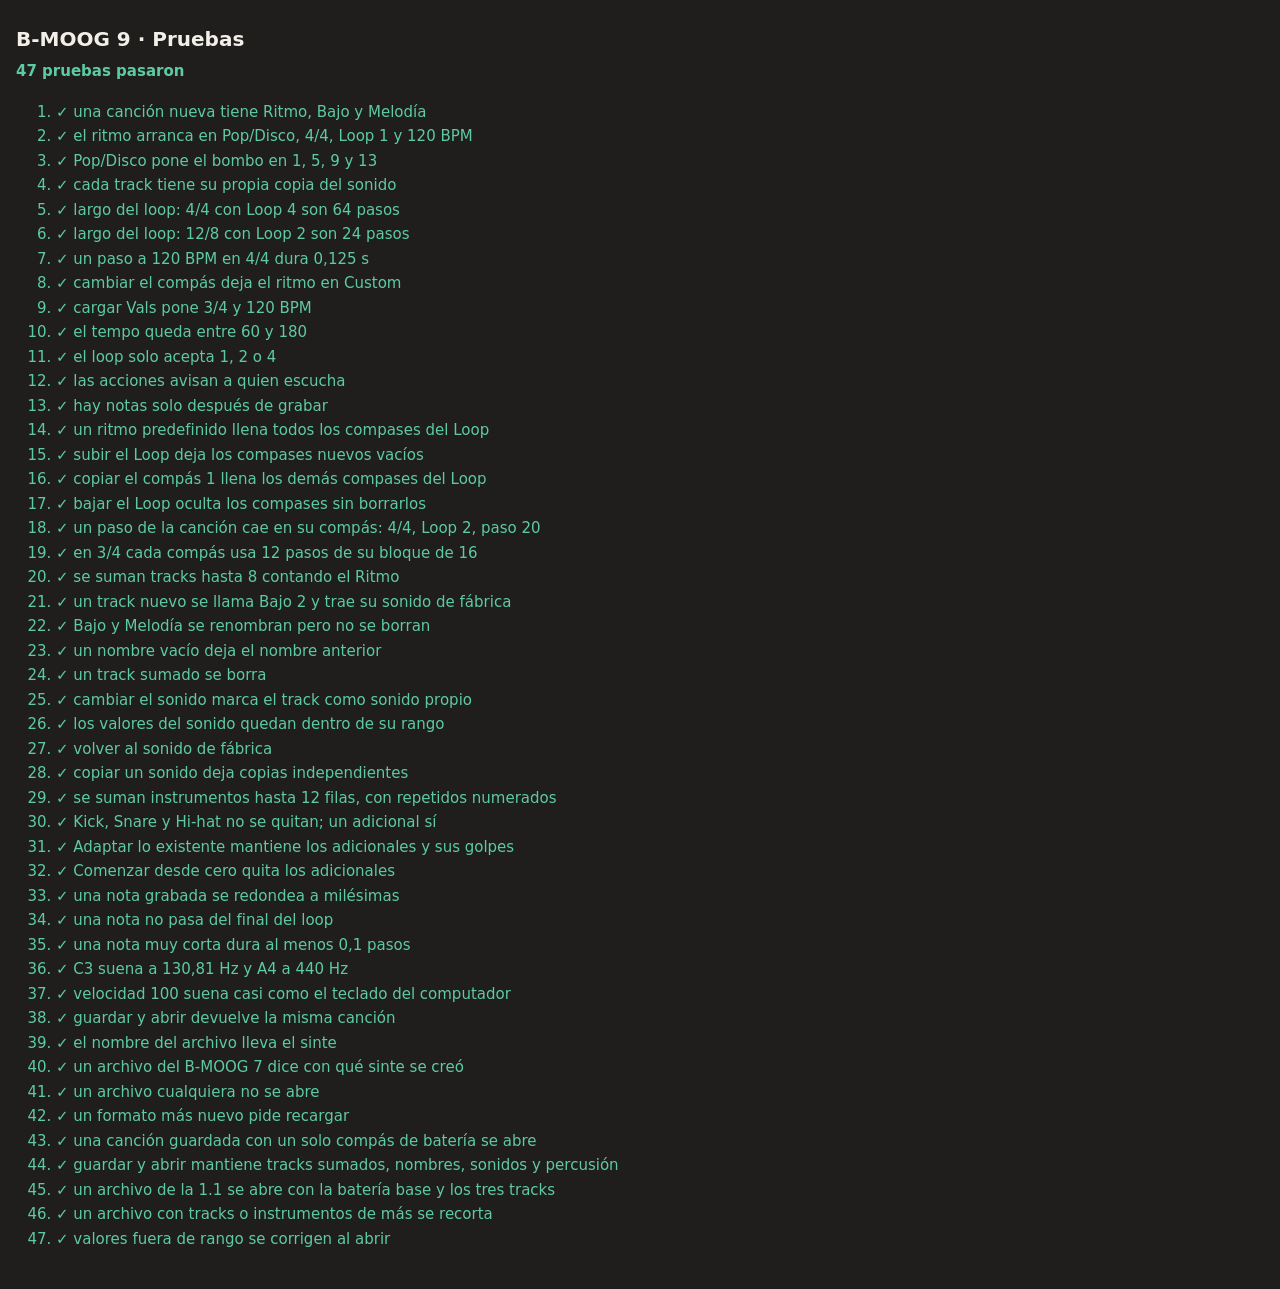
<file: b-moog-9/tests.html>
<!doctype html>
<html lang="es">
<head>
<meta charset="utf-8">
<meta name="viewport" content="width=device-width,initial-scale=1">
<title>B-MOOG 9 · Pruebas</title>
<style>
  :root { color-scheme: dark; }
  body { margin: 0; padding: 24px max(16px, env(safe-area-inset-left, 0px)); background: #1f1e1d; color: #f1efe8; font: 15px/1.5 system-ui, sans-serif; }
  h1 { font-size: 20px; margin: 0 0 6px; }
  #sum { margin: 0 0 18px; font-weight: 700; }
  .ok { color: #5dcaa5; }
  .fail { color: #ff8f8a; }
  li { margin: 2px 0; }
  li small { color: #b4b2a9; }
</style>
</head>
<body>
<h1>B-MOOG 9 · Pruebas</h1>
<p id="sum">Corriendo…</p>
<ol id="out"></ol>
<script type="module">
import * as song from './state/song.js';
import * as actions from './state/actions.js';
import * as file from './io/song-file.js';
import { makeNote } from './seq/recorder.js';
import { velocityGain } from './input/notes.js';
import { noteHz } from './audio/voice.js';

const results = [];
function test(name, fn) {
  try { fn(); results.push([name, null]); } catch (e) { results.push([name, e.message]); }
}
function eq(a, b, msg = '') {
  const A = JSON.stringify(a), B = JSON.stringify(b);
  if (A !== B) throw new Error(`${msg} esperaba ${B}, llegó ${A}`);
}
function throws(fn, text) {
  try { fn(); } catch (e) {
    if (text && !e.message.includes(text)) throw new Error(`mensaje distinto: "${e.message}"`);
    return;
  }
  throw new Error('no lanzó error');
}

// Canción nueva
test('una canción nueva tiene Ritmo, Bajo y Melodía', () => {
  const s = song.createSong();
  eq(s.tracks.map((t) => t.name), ['Ritmo', 'Bajo', 'Melodía']);
  eq(s.app, 'B-MOOG 9');
});
test('el ritmo arranca en Pop/Disco, 4/4, Loop 1 y 120 BPM', () => {
  const r = song.rhythmOf(song.createSong());
  eq([song.PRESETS[r.preset].name, song.METERS[r.meter].label, r.loop, r.tempo], ['Pop/Disco', '4/4', 1, 120]);
});
test('Pop/Disco pone el bombo en 1, 5, 9 y 13', () => {
  const kick = song.rhythmOf(song.createSong()).rows[0];
  eq(kick.steps.map((on, i) => (on ? i : -1)).filter((i) => i >= 0), [0, 4, 8, 12]);
});
test('cada track tiene su propia copia del sonido', () => {
  const a = song.createSong(), b = song.createSong();
  a.tracks[1].sound.osc[0].vol = 1;
  eq(b.tracks[1].sound.osc[0].vol, 8);
});

// Tiempos
test('largo del loop: 4/4 con Loop 4 son 64 pasos', () => {
  const s = song.createSong();
  song.rhythmOf(s).loop = 4;
  eq(song.loopSteps(s), 64);
});
test('largo del loop: 12/8 con Loop 2 son 24 pasos', () => {
  const s = song.createSong();
  Object.assign(song.rhythmOf(s), { meter: 2, loop: 2 });
  eq(song.loopSteps(s), 24);
});
test('un paso a 120 BPM en 4/4 dura 0,125 s', () => {
  eq(song.stepDuration(song.createSong()), 0.125);
});

// Acciones
test('cambiar el compás deja el ritmo en Custom', () => {
  actions.newSong();
  actions.setMeter(1);
  const r = song.rhythmOf(actions.getSong());
  eq([r.meter, r.preset], [1, song.CUSTOM_PRESET]);
});
test('cargar Vals pone 3/4 y 120 BPM', () => {
  actions.newSong();
  actions.loadPreset(5);
  const r = song.rhythmOf(actions.getSong());
  eq([song.METERS[r.meter].label, r.tempo], ['3/4', 120]);
});
test('el tempo queda entre 60 y 180', () => {
  actions.setTempo(400);
  eq(song.rhythmOf(actions.getSong()).tempo, 180);
});
test('el loop solo acepta 1, 2 o 4', () => {
  actions.newSong();
  actions.setLoop(3);
  eq(song.rhythmOf(actions.getSong()).loop, 1);
});
test('las acciones avisan a quien escucha', () => {
  let heard = '';
  const off = actions.onSongChange((a) => { heard = a; });
  actions.setTrackMute('bass', true);
  off();
  eq(heard, 'setTrackMute');
});
test('hay notas solo después de grabar', () => {
  actions.newSong();
  eq(song.hasNotes(actions.getSong()), false);
  actions.setTrackNotes('lead', [{ n: 0, st: 0, du: 1 }]);
  eq(song.hasNotes(actions.getSong()), true);
});

// Compases de la batería
const hitsOf = (row) => row.steps.map((on, i) => (on ? i : -1)).filter((i) => i >= 0);
test('un ritmo predefinido llena todos los compases del Loop', () => {
  actions.newSong();
  actions.setLoop(2);
  actions.loadPreset(1);
  eq(hitsOf(song.rhythmOf(actions.getSong()).rows[0]), [0, 4, 8, 12, 16, 20, 24, 28]);
});
test('subir el Loop deja los compases nuevos vacíos', () => {
  actions.newSong();
  actions.setLoop(4);
  const r = song.rhythmOf(actions.getSong());
  eq([song.barIsEmpty(r, 0), song.barIsEmpty(r, 1), song.barIsEmpty(r, 3)], [false, true, true]);
});
test('copiar el compás 1 llena los demás compases del Loop', () => {
  actions.newSong();
  actions.setLoop(2);
  actions.copyFirstBar();
  eq(hitsOf(song.rhythmOf(actions.getSong()).rows[1]), [4, 12, 20, 28]);
});
test('bajar el Loop oculta los compases sin borrarlos', () => {
  actions.newSong();
  actions.setLoop(4);
  actions.copyFirstBar();
  actions.setLoop(1);
  const r = song.rhythmOf(actions.getSong());
  eq(song.barIsEmpty(r, 3), false);
});
test('un paso de la canción cae en su compás: 4/4, Loop 2, paso 20', () => {
  const s = song.createSong();
  song.rhythmOf(s).loop = 2;
  eq(song.drumPosition(s, 20), { bar: 1, step: 4, index: 20 });
  eq(song.drumPosition(s, 33), { bar: 0, step: 1, index: 1 });
});
test('en 3/4 cada compás usa 12 pasos de su bloque de 16', () => {
  const s = song.createSong();
  Object.assign(song.rhythmOf(s), { meter: 1, loop: 2 });
  eq(song.drumPosition(s, 13), { bar: 1, step: 1, index: 17 });
});

// Tracks (1.2)
test('se suman tracks hasta 8 contando el Ritmo', () => {
  actions.newSong();
  const ids = [];
  for (let i = 0; i < 6; i++) ids.push(actions.addTrack(i % 2 ? 'lead' : 'bass'));
  eq(actions.getSong().tracks.length, 8);
  eq(actions.addTrack('bass'), null);
  eq(ids.slice(0, 3), ['bass2', 'lead2', 'bass3']);
});
test('un track nuevo se llama Bajo 2 y trae su sonido de fábrica', () => {
  actions.newSong();
  const id = actions.addTrack('bass');
  const t = song.trackById(actions.getSong(), id);
  eq([t.name, song.isFactorySound(t)], ['Bajo 2', true]);
});
test('Bajo y Melodía se renombran pero no se borran', () => {
  actions.newSong();
  actions.renameTrack('bass', '  Bajo sintético  ');
  actions.removeTrack('bass');
  actions.removeTrack('rhythm');
  const s = actions.getSong();
  eq([s.tracks.length, s.tracks[1].name], [3, 'Bajo sintético']);
});
test('un nombre vacío deja el nombre anterior', () => {
  actions.newSong();
  actions.renameTrack('lead', '   ');
  eq(song.trackById(actions.getSong(), 'lead').name, 'Melodía');
});
test('un track sumado se borra', () => {
  actions.newSong();
  const id = actions.addTrack('lead');
  actions.removeTrack(id);
  eq(actions.getSong().tracks.map((t) => t.id), ['rhythm', 'bass', 'lead']);
});

// Sonido (1.2)
test('cambiar el sonido marca el track como sonido propio', () => {
  actions.newSong();
  actions.setSoundValue('bass', 'cut', 900);
  const t = song.trackById(actions.getSong(), 'bass');
  eq([t.sound.cut, song.isFactorySound(t)], [900, false]);
});
test('los valores del sonido quedan dentro de su rango', () => {
  actions.newSong();
  actions.setSoundValue('bass', 'res', 99);
  actions.setOscillator('bass', 1, 'cents', -5000);
  actions.setOscillator('bass', 0, 'wave', 'ruido');
  const s = song.trackById(actions.getSong(), 'bass').sound;
  eq([s.res, s.osc[1].cents, s.osc[0].wave], [25, -700, 'sawtooth']);
});
test('volver al sonido de fábrica', () => {
  actions.newSong();
  actions.setOscillator('lead', 2, 'on', true);
  actions.resetSound('lead');
  eq(song.isFactorySound(song.trackById(actions.getSong(), 'lead')), true);
});
test('copiar un sonido deja copias independientes', () => {
  actions.newSong();
  actions.setSoundValue('bass', 'atk', 700);
  actions.copySoundFrom('lead', 'bass');
  actions.setSoundValue('bass', 'atk', 100);
  const lead = song.trackById(actions.getSong(), 'lead');
  eq([lead.type, lead.sound.atk], ['lead', 700]);
});

// Percusión adicional (1.2)
test('se suman instrumentos hasta 12 filas, con repetidos numerados', () => {
  actions.newSong();
  actions.addDrum('cowbell');
  actions.addDrum('cowbell');
  for (let i = 0; i < 10; i++) actions.addDrum('clap');
  const rows = song.rhythmOf(actions.getSong()).rows;
  eq([rows.length, rows[3].name, rows[4].name, rows[5].name], [12, 'Cowbell', 'Cowbell 2', 'Clap']);
});
test('Kick, Snare y Hi-hat no se quitan; un adicional sí', () => {
  actions.newSong();
  actions.addDrum('crash');
  actions.removeDrum(0);
  actions.removeDrum(3);
  eq(song.rhythmOf(actions.getSong()).rows.map((r) => r.id), ['kick', 'snare', 'hat']);
});
test('Adaptar lo existente mantiene los adicionales y sus golpes', () => {
  actions.newSong();
  actions.addDrum('clap');
  actions.toggleStep(3, 4);
  actions.loadPreset(0);
  const r = song.rhythmOf(actions.getSong());
  eq([r.rows.length, hitsOf(r.rows[3]), song.PRESETS[r.preset].name], [4, [4], 'Rock']);
});
test('Comenzar desde cero quita los adicionales', () => {
  actions.newSong();
  actions.addDrum('clap');
  actions.loadPreset(0, true);
  eq(song.rhythmOf(actions.getSong()).rows.length, 3);
});

// Grabación
test('una nota grabada se redondea a milésimas', () => {
  eq(makeNote(4, 1.23456, 3.5, 16), { n: 4, st: 1.235, du: 2.265 });
});
test('una nota no pasa del final del loop', () => {
  eq(makeNote(0, 14, 20, 16).du, 2);
});
test('una nota muy corta dura al menos 0,1 pasos', () => {
  eq(makeNote(0, 3, 3.01, 16).du, 0.1);
});

// Sonido y entradas
test('C3 suena a 130,81 Hz y A4 a 440 Hz', () => {
  eq([noteHz(0).toFixed(2), noteHz(21).toFixed(1)], ['130.81', '440.0']);
});
test('velocidad 100 suena casi como el teclado del computador', () => {
  const g = velocityGain(100);
  if (g < 0.95 || g > 1.05) throw new Error(`ganancia ${g}`);
  eq(velocityGain(undefined), 1);
});

// Archivo
test('guardar y abrir devuelve la misma canción', () => {
  actions.newSong();
  actions.setSongName('The New Sound');
  actions.setTrackNotes('bass', [{ n: -5, st: 2, du: 1.5 }]);
  const back = file.parse(file.serialize(actions.getSong()));
  eq(back, actions.getSong());
});
test('el nombre del archivo lleva el sinte', () => {
  eq(file.fileName({ name: 'Mi: canción?' }), 'Mi canción.b-moog-9.json');
});
test('un archivo del B-MOOG 7 dice con qué sinte se creó', () => {
  throws(() => file.parse(JSON.stringify({ app: 'B-MOOG 7', v: 2 })),
    'Este archivo fue creado con el B-MOOG 7 y por ahora solo se puede usar con ese sinte.');
});
test('un archivo cualquiera no se abre', () => {
  throws(() => file.parse('{"hola": 1}'), 'no es una canción del B-MOOG 9');
  throws(() => file.parse('no es json'), 'no se pudo leer');
});
test('un formato más nuevo pide recargar', () => {
  throws(() => file.parse(JSON.stringify({ app: 'B-MOOG 9', format: 99 })), 'versión más nueva');
});
test('una canción guardada con un solo compás de batería se abre', () => {
  const s = song.createSong();
  s.tracks[0].rows.forEach((r) => { r.steps = r.steps.slice(0, 16); });
  const back = file.parse(JSON.stringify(s));
  eq(back.tracks[0].rows[0].steps.length, 64);
  eq(hitsOf(back.tracks[0].rows[0]), [0, 4, 8, 12]);
});
test('guardar y abrir mantiene tracks sumados, nombres, sonidos y percusión', () => {
  actions.newSong();
  const id = actions.addTrack('lead');
  actions.renameTrack(id, 'Arpegio');
  actions.setSoundValue(id, 'cut', 222);
  actions.setTrackNotes(id, [{ n: 7, st: 1, du: 2 }]);
  actions.addDrum('shaker');
  actions.toggleStep(3, 2);
  const back = file.parse(file.serialize(actions.getSong()));
  eq(back, actions.getSong());
});
test('un archivo de la 1.1 se abre con la batería base y los tres tracks', () => {
  const old = song.createSong();
  old.tracks[0].rows.forEach((r) => { delete r.name; });
  old.tracks[1].notes = [{ n: 0, st: 0, du: 1 }];
  const back = file.parse(JSON.stringify(old));
  eq([back.tracks.length, back.tracks[0].rows.map((r) => r.name), back.tracks[1].notes.length],
    [3, ['Kick', 'Snare', 'Hi-hat'], 1]);
});
test('un archivo con tracks o instrumentos de más se recorta', () => {
  const s = song.createSong();
  for (let i = 2; i < 12; i++) s.tracks.push(song.createNoteTrack('bass', `bass${i}`, `Bajo ${i}`));
  for (let i = 0; i < 15; i++) s.tracks[0].rows.push(song.createDrumRow('rim', 'Rimshot'));
  s.tracks.push({ type: 'lead', id: 'hack', name: 'x' });
  const back = file.parse(JSON.stringify(s));
  eq([back.tracks.length, back.tracks[0].rows.length], [8, 12]);
});
test('valores fuera de rango se corrigen al abrir', () => {
  const s = song.createSong();
  song.rhythmOf(s).tempo = 999;
  s.tracks[1].notes = [{ n: 500, st: -3, du: 0 }, { n: 'x', st: 0, du: 1 }];
  const back = file.parse(JSON.stringify(s));
  eq(song.rhythmOf(back).tempo, 180);
  eq(back.tracks[1].notes, [{ n: 79, st: 0, du: 0.05 }]);
});

// Resultado
const out = document.getElementById('out');
let failed = 0;
for (const [name, err] of results) {
  const li = document.createElement('li');
  li.className = err ? 'fail' : 'ok';
  li.textContent = (err ? '✗ ' : '✓ ') + name;
  if (err) {
    failed++;
    const s = document.createElement('small');
    s.textContent = ' · ' + err;
    li.appendChild(s);
  }
  out.appendChild(li);
}
const sum = document.getElementById('sum');
sum.textContent = failed ? `${failed} de ${results.length} pruebas fallaron` : `${results.length} pruebas pasaron`;
sum.className = failed ? 'fail' : 'ok';
window.testResult = { total: results.length, failed };
</script>
</body>
</html>
</file>
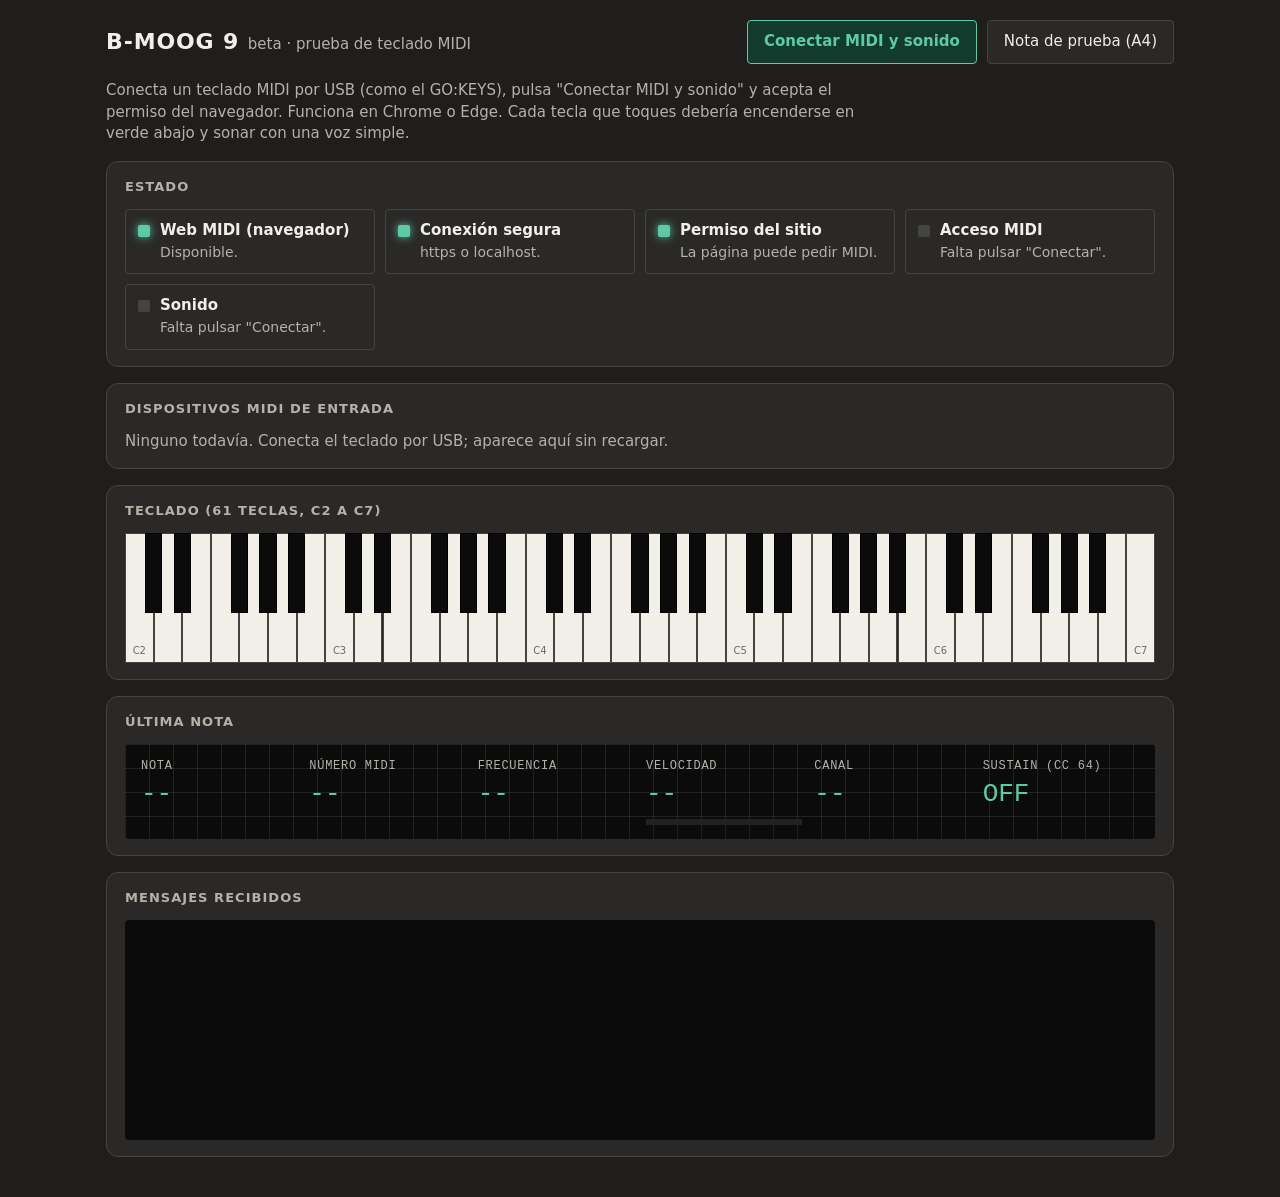
<file: pruebas/midi.html>
<!doctype html>
<html lang="es">
<head>
<meta charset="utf-8">
<meta name="viewport" content="width=device-width,initial-scale=1,viewport-fit=cover">
<title>Prueba MIDI</title>
<meta name="claude:viewport-fit-sides" content="cover">
<style>
/* Una sola columna: estado, dispositivos, teclado de 61 teclas, última nota y registro de mensajes. */
:root {
  --bg: #1f1e1d; --card: #2a2928; --bar: #262524; --tx: #f1efe8; --mut: #b4b2a9; --bd: #444441;
  --on: #5DCAA5; --onbg: #123A2D; --warn: #ffab7a; --err: #ff8f8a; --errbg: #3a1f1d;
  --scr: #0b0b0b; --grid: rgba(255,255,255,.09);
  --mono: ui-monospace, "SF Mono", Menlo, monospace;
  color-scheme: dark;
}
* { box-sizing: border-box }
body { margin: 0; background: var(--bg); color: var(--tx); font: 15px/1.45 system-ui, -apple-system, sans-serif }
.wrap { max-width: 1100px; margin: 0 auto; padding-left: max(16px, env(safe-area-inset-left, 0px)); padding-right: max(16px, env(safe-area-inset-right, 0px)); padding-block: 20px 40px; display: flex; flex-direction: column; gap: 16px }
header { display: flex; flex-wrap: wrap; align-items: center; justify-content: space-between; gap: 12px }
h1 { font-size: 22px; font-weight: 600; letter-spacing: .04em; margin: 0 }
h1 small { font-weight: 400; color: var(--mut); font-size: 15px; letter-spacing: 0 }
.sec { background: var(--card); border: 1px solid var(--bd); border-radius: 12px; padding: 16px 18px; min-width: 0 }
.sec > h2 { font-size: 13px; font-weight: 600; letter-spacing: .08em; text-transform: uppercase; color: var(--mut); margin: 0 0 12px }
.lead { color: var(--mut); margin: 0; max-width: 80ch }
button { font: inherit; padding: 10px 16px; border-radius: 4px; border: 1px solid var(--bd); background: var(--card); color: var(--tx); cursor: pointer }
button.main { border-color: var(--on); background: var(--onbg); color: var(--on); font-weight: 600 }
button:focus-visible { outline: 2px solid var(--on); outline-offset: 2px }
button:disabled { opacity: .5; cursor: default }
.actions { display: flex; flex-wrap: wrap; gap: 10px }

/* Estado: una fila por chequeo, con su luz. */
.checks { display: grid; grid-template-columns: repeat(auto-fit, minmax(230px, 1fr)); gap: 10px }
.chk { display: flex; gap: 10px; align-items: flex-start; padding: 10px 12px; border: 1px solid var(--bd); border-radius: 4px; min-width: 0 }
.led { flex: none; width: 12px; height: 12px; margin-top: 5px; border-radius: 2px; background: var(--bd) }
.chk[data-s="ok"] .led { background: var(--on); box-shadow: 0 0 8px var(--on) }
.chk[data-s="warn"] .led { background: var(--warn) }
.chk[data-s="err"] .led { background: var(--err) }
.chk b { display: block; font-weight: 600 }
.chk span { color: var(--mut); font-size: 14px }
.msg { padding: 10px 12px; border-radius: 4px; background: var(--errbg); color: var(--err); border: 1px solid var(--err) }

/* Dispositivos */
.devs { list-style: none; margin: 0; padding: 0; display: flex; flex-direction: column; gap: 8px }
.devs li { display: flex; flex-wrap: wrap; gap: 4px 12px; align-items: baseline; padding: 8px 12px; border: 1px solid var(--bd); border-radius: 4px }
.devs li.on { border-color: var(--on); background: var(--onbg) }
.devs .st { margin-left: auto; font-family: var(--mono); font-size: 13px; color: var(--mut) }
.devs li.on .st { color: var(--on) }
.empty { color: var(--mut); margin: 0 }

/* Teclado de 61 teclas, como el GO:KEYS 3 (C2 a C7). */
.kbwrap { overflow-x: auto }
.kb { position: relative; height: 130px; min-width: 720px; user-select: none; -webkit-user-select: none; touch-action: none }
.w { position: absolute; top: 0; height: 130px; border: 1px solid var(--bd); background: #f1efe8; display: flex; align-items: flex-end; justify-content: center; font-size: 10px; color: #6b6a66; padding-bottom: 4px }
.b { position: absolute; top: 0; height: 80px; background: #0b0b0b; z-index: 2; border: 1px solid #000 }
.w.act { background: var(--on); color: #0b0b0b }
.b.act { background: var(--on) }

/* Pantalla de última nota, estilo osciloscopio. */
.scr { background: var(--scr); border-radius: 4px; padding: 14px 16px; background-image: linear-gradient(var(--grid) 1px, transparent 1px), linear-gradient(90deg, var(--grid) 1px, transparent 1px); background-size: 24px 24px; display: grid; grid-template-columns: repeat(auto-fit, minmax(120px, 1fr)); gap: 12px; font-family: var(--mono) }
.scr div small { display: block; color: var(--mut); font-size: 12px; letter-spacing: .06em; text-transform: uppercase }
.scr div b { font-size: 26px; font-weight: 500; color: var(--on); font-variant-numeric: tabular-nums }
.scr div b.hl { color: var(--warn) }
.vel { height: 6px; background: #222; border-radius: 1px; margin-top: 6px }
.vel i { display: block; height: 100%; width: 0; background: var(--on) }

/* Registro de mensajes */
.log { font-family: var(--mono); font-size: 13px; background: var(--scr); border-radius: 4px; padding: 10px 12px; height: 220px; overflow: auto; margin: 0; white-space: pre }
.log .t { color: var(--mut) }
.log .n { color: var(--on) }
.log .o { color: var(--warn) }
@media (prefers-reduced-motion: reduce) { .chk[data-s="ok"] .led { box-shadow: none } }
</style>
</head>
<body>

<div class="wrap">
  <header>
    <h1>B-MOOG 9 <small>beta · prueba de teclado MIDI</small></h1>
    <div class="actions">
      <button class="main" id="start" type="button">Conectar MIDI y sonido</button>
      <button id="test" type="button">Nota de prueba (A4)</button>
    </div>
  </header>
  <p class="lead">Conecta un teclado MIDI por USB (como el GO:KEYS), pulsa "Conectar MIDI y sonido" y acepta el permiso del navegador. Funciona en Chrome o Edge. Cada tecla que toques debería encenderse en verde abajo y sonar con una voz simple.</p>

  <section class="sec">
    <h2>Estado</h2>
    <div class="checks">
      <div class="chk" id="c-api"><i class="led"></i><div><b>Web MIDI (navegador)</b><span>Revisando…</span></div></div>
      <div class="chk" id="c-sec"><i class="led"></i><div><b>Conexión segura</b><span>Revisando…</span></div></div>
      <div class="chk" id="c-pol"><i class="led"></i><div><b>Permiso del sitio</b><span>Revisando…</span></div></div>
      <div class="chk" id="c-acc"><i class="led"></i><div><b>Acceso MIDI</b><span>Falta pulsar "Conectar".</span></div></div>
      <div class="chk" id="c-aud"><i class="led"></i><div><b>Sonido</b><span>Falta pulsar "Conectar".</span></div></div>
    </div>
    <p class="msg" id="err" hidden></p>
  </section>

  <section class="sec">
    <h2>Dispositivos MIDI de entrada</h2>
    <ul class="devs" id="devs"></ul>
    <p class="empty" id="nodevs">Ninguno todavía. Conecta el teclado por USB; aparece aquí sin recargar.</p>
  </section>

  <section class="sec">
    <h2>Teclado (61 teclas, C2 a C7)</h2>
    <div class="kbwrap"><div class="kb" id="kb"></div></div>
  </section>

  <section class="sec">
    <h2>Última nota</h2>
    <div class="scr">
      <div><small>Nota</small><b id="o-name">--</b></div>
      <div><small>Número MIDI</small><b id="o-num">--</b></div>
      <div><small>Frecuencia</small><b id="o-hz">--</b></div>
      <div><small>Velocidad</small><b id="o-vel">--</b><div class="vel"><i id="o-velbar"></i></div></div>
      <div><small>Canal</small><b id="o-ch">--</b></div>
      <div><small>Sustain (CC 64)</small><b id="o-sus">OFF</b></div>
    </div>
  </section>

  <section class="sec">
    <h2>Mensajes recibidos</h2>
    <pre class="log" id="log"></pre>
  </section>
</div>

<script>
// ---------- Notas ----------
const LOW = 36, HIGH = 96;                 // C2 a C7: las 61 teclas del GO:KEYS 3
const NAMES = ["C","C#","D","D#","E","F","F#","G","G#","A","A#","B"];
const noteName = n => NAMES[n % 12] + (Math.floor(n / 12) - 1);
const noteHz = n => 440 * Math.pow(2, (n - 69) / 12);
const $ = id => document.getElementById(id);

// ---------- Estado de los chequeos ----------
function setCheck(id, state, text) {
  const el = $(id);
  el.dataset.s = state;
  el.querySelector("span").textContent = text;
}
function showError(text) { const e = $("err"); e.textContent = text; e.hidden = !text; }

function midiAllowedBySite() {
  const p = document.permissionsPolicy || document.featurePolicy;
  if (!p || !p.allowsFeature) return null;   // el navegador no lo informa
  return p.allowsFeature("midi");
}

function initialChecks() {
  const hasApi = typeof navigator.requestMIDIAccess === "function";
  setCheck("c-api", hasApi ? "ok" : "err", hasApi ? "Disponible." : "Este navegador no tiene Web MIDI. Usa Chrome o Edge.");
  setCheck("c-sec", window.isSecureContext ? "ok" : "err", window.isSecureContext ? "https o localhost." : "La página no está en https ni en localhost. Ábrela con https://");
  const pol = midiAllowedBySite();
  if (pol === null) setCheck("c-pol", "warn", "El navegador no lo informa.");
  else setCheck("c-pol", pol ? "ok" : "err", pol ? "La página puede pedir MIDI." : "El sitio que contiene esta página bloquea MIDI.");
}

// ---------- Sonido: una voz simple por nota ----------
let ctx = null, out = null;
const voices = new Map();       // nota -> {osc, amp}
const held = new Set();         // notas soltadas mientras el sustain está apretado
let sustain = false;

function initAudio() {
  if (ctx) return ctx.resume();
  ctx = new (window.AudioContext || window.webkitAudioContext)();
  out = ctx.createGain();
  out.gain.value = 0.25;
  out.connect(ctx.destination);
  return ctx.resume();
}

function voiceOn(n, vel) {
  if (!ctx) return;
  voiceOff(n, true);
  const t = ctx.currentTime;
  const osc = ctx.createOscillator();
  const filt = ctx.createBiquadFilter();
  const amp = ctx.createGain();
  osc.type = "sawtooth";
  osc.frequency.value = noteHz(n);
  filt.type = "lowpass";
  filt.frequency.value = 600 + 5000 * (vel / 127);   // más fuerte, más brillante
  amp.gain.setValueAtTime(0, t);
  amp.gain.linearRampToValueAtTime(0.15 + 0.6 * (vel / 127), t + 0.01);
  amp.gain.setTargetAtTime(0.35 * (vel / 127), t + 0.01, 0.3);
  osc.connect(filt).connect(amp).connect(out);
  osc.start(t);
  voices.set(n, { osc, amp });
}

function voiceOff(n, now) {
  const v = voices.get(n);
  if (!v) return;
  const t = ctx.currentTime;
  v.amp.gain.cancelScheduledValues(t);
  v.amp.gain.setValueAtTime(v.amp.gain.value, t);
  v.amp.gain.setTargetAtTime(0, t, now ? 0.005 : 0.12);
  v.osc.stop(t + (now ? 0.05 : 0.8));
  voices.delete(n);
}

// ---------- Una sola entrada de notas: MIDI, mouse y botón de prueba ----------
function noteOn(n, vel, ch) {
  held.delete(n);
  voiceOn(n, vel);
  keyEl(n)?.classList.add("act");
  $("o-name").textContent = noteName(n);
  $("o-num").textContent = n;
  $("o-hz").textContent = noteHz(n).toFixed(1) + " Hz";
  $("o-vel").textContent = vel;
  $("o-velbar").style.width = (vel / 127 * 100) + "%";
  $("o-ch").textContent = ch ?? "--";
}
function noteOff(n) {
  keyEl(n)?.classList.remove("act");
  if (sustain) { held.add(n); return; }
  voiceOff(n);
}
function setSustain(on) {
  sustain = on;
  const s = $("o-sus");
  s.textContent = on ? "ON" : "OFF";
  s.classList.toggle("hl", on);
  if (!on) { held.forEach(n => voiceOff(n)); held.clear(); }
}

// ---------- Teclado en pantalla ----------
const keys = new Map();
const keyEl = n => keys.get(n);
function buildKeyboard() {
  const kb = $("kb");
  const isBlack = n => [1, 3, 6, 8, 10].includes(n % 12);
  const whites = [];
  for (let n = LOW; n <= HIGH; n++) if (!isBlack(n)) whites.push(n);
  const ww = 100 / whites.length;
  whites.forEach((n, i) => {
    const k = document.createElement("div");
    k.className = "w";
    k.style.left = (i * ww) + "%";
    k.style.width = ww + "%";
    if (n % 12 === 0) k.textContent = noteName(n);
    kb.appendChild(k); keys.set(n, k);
  });
  for (let n = LOW; n <= HIGH; n++) {
    if (!isBlack(n)) continue;
    const i = whites.indexOf(n - 1);
    const k = document.createElement("div");
    k.className = "b";
    k.style.left = ((i + 1) * ww - ww * 0.3) + "%";
    k.style.width = (ww * 0.6) + "%";
    kb.appendChild(k); keys.set(n, k);
  }
  // Mouse: también pasa por noteOn / noteOff
  let down = null;
  kb.addEventListener("pointerdown", e => {
    const n = [...keys].find(([, el]) => el === e.target)?.[0];
    if (n == null) return;
    initAudio(); down = n; noteOn(n, 100, null);
  });
  window.addEventListener("pointerup", () => { if (down != null) { noteOff(down); down = null; } });
}

// ---------- MIDI ----------
function logLine(cls, text) {
  const log = $("log");
  const t = new Date().toLocaleTimeString("es", { hour12: false });
  const line = document.createElement("span");
  line.innerHTML = `<span class="t">${t}</span>  <span class="${cls}"></span>\n`;
  line.lastElementChild.textContent = text;
  log.prepend(line);
  while (log.childNodes.length > 200) log.lastChild.remove();
}

function onMidiMessage(e) {
  const [st, d1 = 0, d2 = 0] = e.data;
  const type = st & 0xf0, ch = (st & 0x0f) + 1;
  const hex = [...e.data].map(b => b.toString(16).padStart(2, "0")).join(" ");
  if (st >= 0xf8) return;                        // reloj y active sensing: no se registran
  if (type === 0x90 && d2 > 0) { noteOn(d1, d2, ch); logLine("n", `${hex}   Note On   ${noteName(d1)} (${d1}) vel ${d2} ch ${ch}`); }
  else if (type === 0x80 || (type === 0x90 && d2 === 0)) { noteOff(d1); logLine("o", `${hex}   Note Off  ${noteName(d1)} (${d1}) ch ${ch}`); }
  else if (type === 0xb0) {
    if (d1 === 64) setSustain(d2 >= 64);
    logLine("", `${hex}   Control   CC ${d1} = ${d2} ch ${ch}${d1 === 64 ? " (sustain)" : d1 === 1 ? " (modulación)" : ""}`);
  }
  else if (type === 0xe0) logLine("", `${hex}   Pitch bend ${((d2 << 7) | d1) - 8192} ch ${ch}`);
  else if (type === 0xc0) logLine("", `${hex}   Program   ${d1 + 1} ch ${ch}`);
  else logLine("", `${hex}   Otro mensaje`);
}

function renderDevices(access) {
  const ul = $("devs");
  ul.innerHTML = "";
  const inputs = [...access.inputs.values()];
  inputs.forEach(inp => {
    inp.onmidimessage = onMidiMessage;          // escuchar todas las entradas
    const li = document.createElement("li");
    li.className = inp.state === "connected" ? "on" : "";
    li.innerHTML = "<b></b><span></span><span class=st></span>";
    li.children[0].textContent = inp.name || "(sin nombre)";
    li.children[1].textContent = inp.manufacturer || "";
    li.children[2].textContent = inp.state === "connected" ? "conectado" : "desconectado";
    ul.appendChild(li);
  });
  $("nodevs").hidden = inputs.length > 0;
}

async function start() {
  showError("");
  try {
    await initAudio();
    setCheck("c-aud", ctx.state === "running" ? "ok" : "warn", ctx.state === "running" ? "Activo." : "El navegador no dejó iniciar el audio.");
  } catch (e) {
    setCheck("c-aud", "err", "No se pudo iniciar el audio.");
  }
  if (typeof navigator.requestMIDIAccess !== "function") {
    setCheck("c-acc", "err", "Sin Web MIDI en este navegador.");
    showError("Este navegador no tiene Web MIDI. Ábrelo en Chrome o Edge.");
    return;
  }
  try {
    const access = await navigator.requestMIDIAccess({ sysex: false });
    setCheck("c-acc", "ok", "Concedido.");
    renderDevices(access);
    access.onstatechange = () => renderDevices(access);
    $("start").textContent = "Conectado";
    $("start").disabled = true;
    logLine("", "Acceso MIDI concedido. Toca una tecla.");
  } catch (e) {
    const blocked = midiAllowedBySite() === false;
    setCheck("c-acc", "err", blocked ? "Bloqueado por el sitio." : "Denegado.");
    showError(blocked
      ? "El sitio que contiene esta página no permite MIDI (claude.ai lo bloquea). Para tocar con el teclado, ábrela en https://brymoog.goitera.com"
      : `El navegador negó el acceso MIDI (${e.name}). Revisa el permiso en el ícono de la barra de direcciones y vuelve a intentar.`);
    logLine("", `Error: ${e.name}: ${e.message}`);
  }
}

// El hub la llama al cambiar de pestaña: apaga todo lo que suena.
window.allOff = () => {
  held.clear();
  sustain = false;
  [...voices.keys()].forEach(n => voiceOff(n, true));
  keys.forEach(el => el.classList.remove("act"));
};

$("start").addEventListener("click", start);
$("test").addEventListener("click", async () => {
  await initAudio();
  noteOn(69, 100, null);
  setTimeout(() => noteOff(69), 600);
});

buildKeyboard();
initialChecks();
</script>
</body>
</html>
</file>
